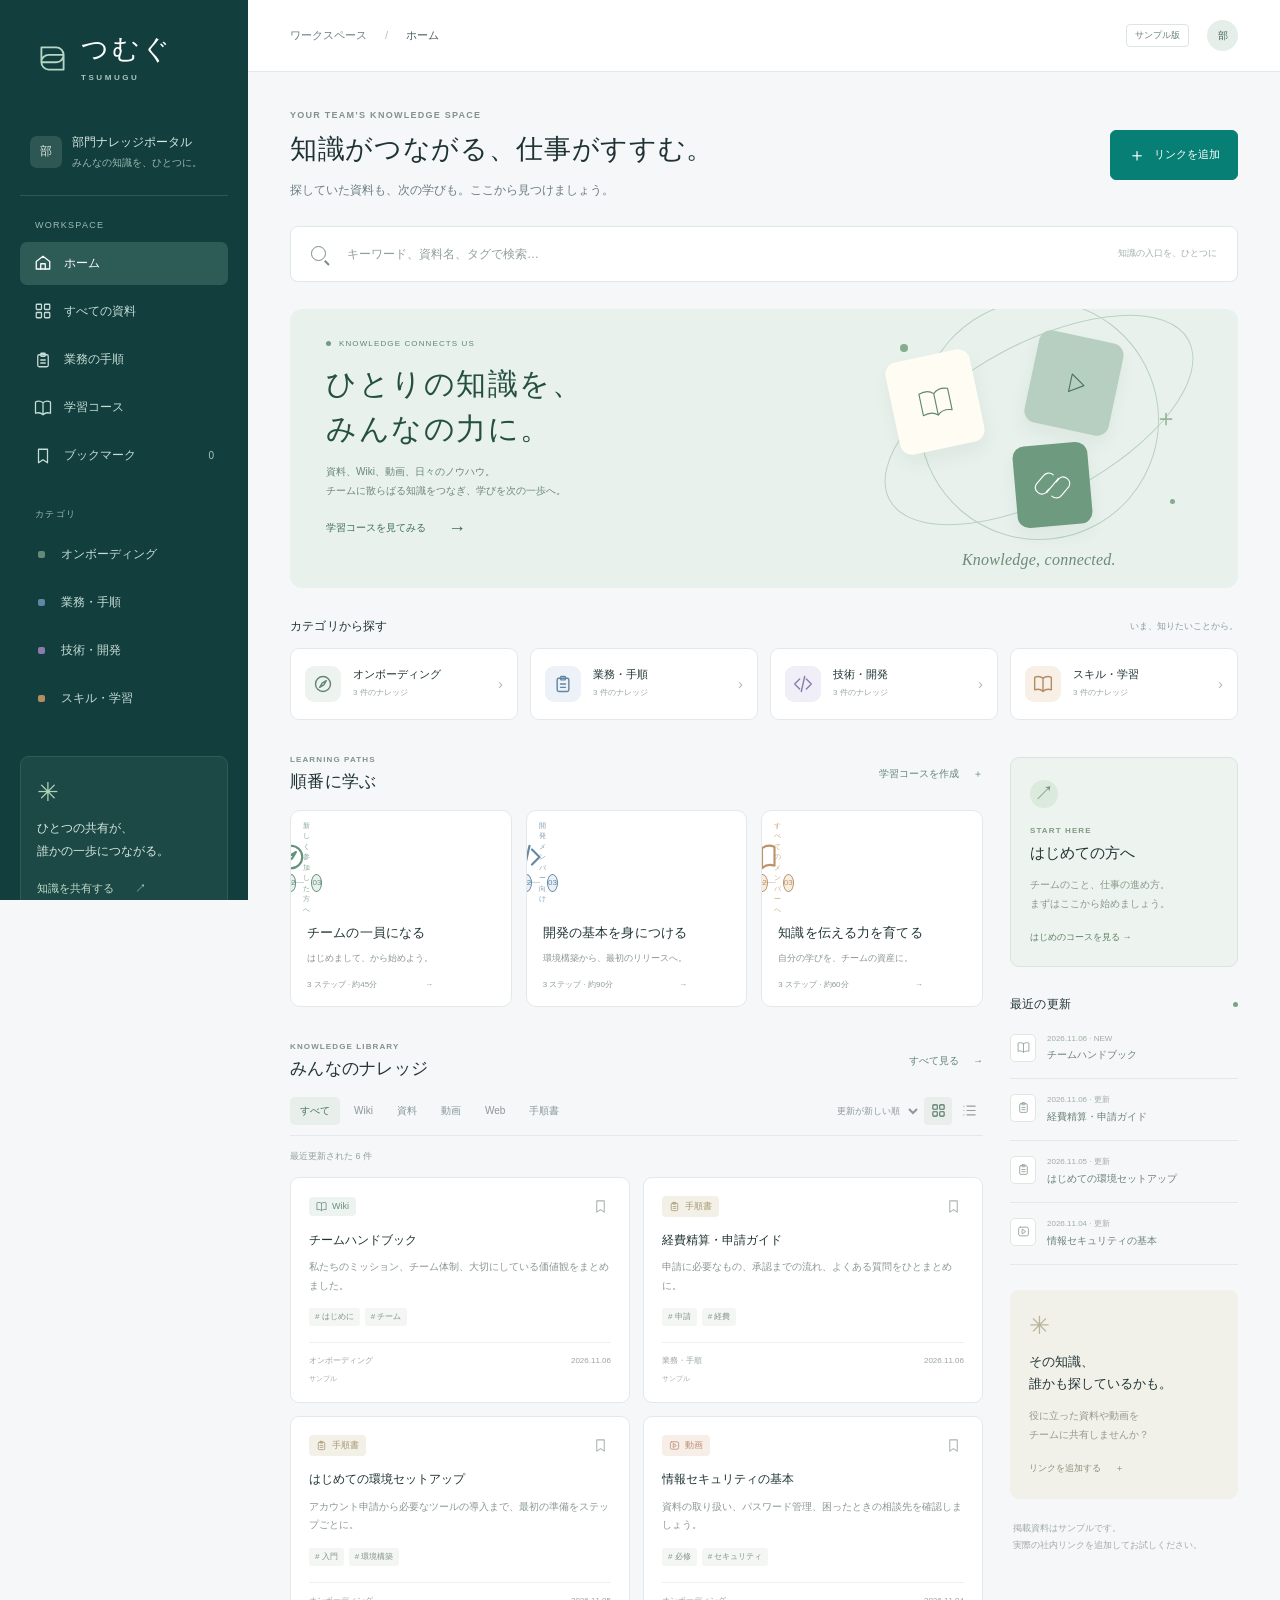
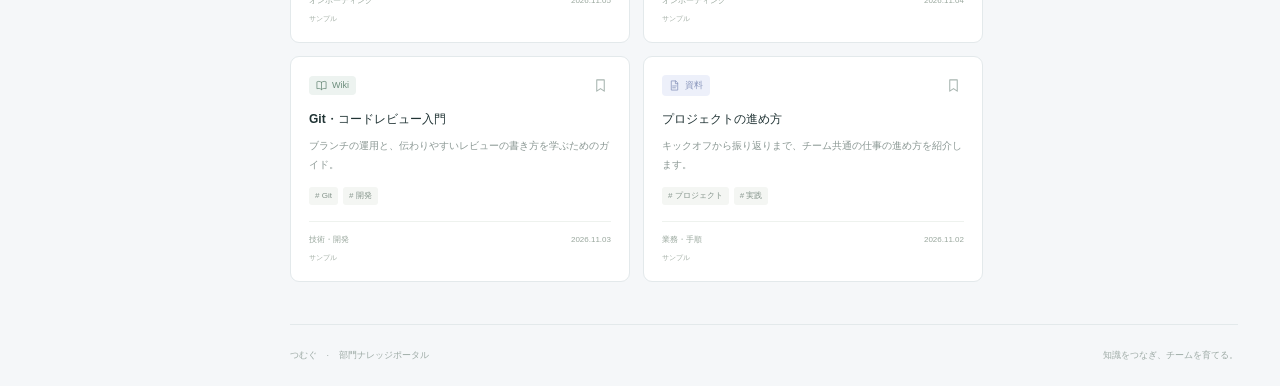
<file: index.html>
<!doctype html>
<html lang="ja">
<head>
  <meta charset="utf-8">
  <meta name="viewport" content="width=device-width, initial-scale=1">
  <meta name="description" content="部門の知識、手順、学びをつなぐナレッジポータル。">
  <meta name="color-scheme" content="light">
  <title>つむぐ — 部門ナレッジポータル</title>
  <link rel="stylesheet" href="src/portal/styles.css">
  <script defer src="src/portal/data.js"></script>
  <script defer src="src/portal/model.js"></script>
  <script defer src="src/portal/catalog.js"></script>
  <script defer src="src/portal/app.js"></script>
</head>
<body>
  <a class="skip-link" href="#main">メインコンテンツへ</a>
  <aside class="sidebar" aria-label="メインナビゲーション">
    <a class="brand" href="index.html" aria-label="つむぐ ホーム"><svg viewBox="0 0 40 40" aria-hidden="true"><path d="M8 8h16a8 8 0 0 1 0 16H8V8Zm8 8h16v16H16a8 8 0 0 1 0-16Z"/></svg><span>つむぐ<small>TSUMUGU</small></span></a>
    <div class="workspace"><span class="workspace-icon">部</span><div>部門ナレッジポータル<small>みんなの知識を、ひとつに。</small></div></div>
    <div class="nav-label">WORKSPACE</div>
    <nav id="main-nav"></nav>
    <div class="nav-label category-label">カテゴリ</div>
    <nav id="category-nav" aria-label="カテゴリ"></nav>
    <div class="sidebar-bottom"><div class="sidebar-note"><span class="small-spark">✳</span><p>ひとつの共有が、<br>誰かの一歩につながる。</p><button id="sidebar-add" class="text-button">知識を共有する <span>↗</span></button></div><button id="data-management" class="sidebar-guide">⇄ <span>データの入出力</span></button><button id="guide-button" class="sidebar-guide">ⓘ <span>このポータルの使い方</span></button><a class="sidebar-guide" href="samples.html">↗ <span>ほかのサンプルを比較</span></a><div class="sidebar-footer">TEAM KNOWLEDGE, TOGETHER.</div></div>
  </aside>
  <div class="app-shell">
    <header class="topbar"><div class="breadcrumb">ワークスペース <span>/</span> <strong id="breadcrumb-current">ホーム</strong></div><div class="topbar-right"><button id="data-management-mobile" class="topbar-data-button" type="button">データ入出力</button><span class="sample-badge">サンプル版</span><span class="team-avatar" aria-label="部門共有スペース">部</span></div></header>
    <main id="main" tabindex="-1">
      <section class="page-heading"><div><p class="eyebrow">YOUR TEAM’S KNOWLEDGE SPACE</p><h1 id="page-title">知識がつながる、仕事がすすむ。</h1><p id="page-description">探していた資料も、次の学びも。ここから見つけましょう。</p></div><button id="add-button" class="primary-button"><span aria-hidden="true">＋</span> リンクを追加</button></section>
      <div class="search-wrap"><span class="search-icon" aria-hidden="true"></span><label class="sr-only" for="search">資料を検索</label><input id="search" type="search" placeholder="キーワード、資料名、タグで検索…" autocomplete="off"><span class="search-hint">知識の入口を、ひとつに</span></div>
      <p id="storage-warning" class="notice" role="status" hidden>この環境では保存できません。変更はこの画面を閉じるまで利用できます。</p>
      <section id="home-hero" class="hero"><div class="hero-copy"><span class="hero-kicker"><span></span> KNOWLEDGE CONNECTS US</span><h2>ひとりの知識を、<br>みんなの力に。</h2><p>資料、Wiki、動画、日々のノウハウ。<br>チームに散らばる知識をつなぎ、学びを次の一歩へ。</p><button id="hero-course" class="hero-button">学習コースを見てみる <span>→</span></button></div><div class="hero-art" aria-hidden="true"><div class="orbit orbit-one"></div><div class="orbit orbit-two"></div><div class="art-tile tile-book"><svg viewBox="0 0 48 48"><path d="M24 13c-5-5-12-5-18-3v27c6-2 13-2 18 3 5-5 12-5 18-3V10c-6-2-13-2-18 3Zm0 0v27"/></svg></div><div class="art-tile tile-play"><svg viewBox="0 0 48 48"><path d="m19 13 17 11-17 11Z"/></svg></div><div class="art-tile tile-link"><svg viewBox="0 0 48 48"><path d="m19 28-4 4a8 8 0 0 1-11-11l10-10a8 8 0 0 1 12 0m3 9 4-4a8 8 0 0 1 11 11L34 37a8 8 0 0 1-12 0M16 32l16-16"/></svg></div><span class="art-dot dot-one"></span><span class="art-dot dot-two"></span><span class="art-plus">＋</span><span class="art-caption">Knowledge, connected.</span></div></section>
      <section id="category-section" class="category-section" aria-label="カテゴリから探す"><div class="section-heading compact"><h2>カテゴリから探す</h2><span>いま、知りたいことから。</span></div><div id="category-grid" class="category-grid"></div></section>
      <div class="content-columns"><div class="main-column">
        <section id="learning-section"><div class="section-heading"><div><p class="eyebrow">LEARNING PATHS</p><h2 id="learning-heading">順番に学ぶ</h2></div><button id="create-course" class="subtle-button">学習コースを作成 <span>＋</span></button></div><div id="course-grid" class="course-grid"></div></section>
        <section id="resources-section" class="resources-section"><div class="section-heading"><div><p class="eyebrow">KNOWLEDGE LIBRARY</p><h2 id="library-heading">みんなのナレッジ</h2></div><button id="view-all" class="subtle-button">すべて見る <span>→</span></button></div><div class="library-toolbar"><div id="type-tabs" class="type-tabs" aria-label="資料種別"></div><div class="view-controls"><label class="sr-only" for="sort">並び替え</label><select id="sort"><option value="updated">更新が新しい順</option><option value="title">タイトル順</option></select><button id="grid-view" aria-label="グリッド表示" aria-pressed="true"></button><button id="list-view" aria-label="リスト表示" aria-pressed="false"></button></div></div><div id="active-filters" class="active-filters" hidden></div><p id="result-count" class="result-count" aria-live="polite"></p><div id="resource-grid" class="resource-grid"></div><div id="empty-state" class="empty-state" hidden><span aria-hidden="true">⌕</span><h3>資料が見つかりませんでした</h3><p>別のキーワードで探すか、絞り込みを解除してください。</p><button id="reset-filters" class="primary-button">絞り込みを解除</button></div></section>
      </div><aside id="right-rail" class="right-rail"><section class="rail-card welcome-card"><span class="rail-icon">↗</span><p class="eyebrow">START HERE</p><h2>はじめての方へ</h2><p>チームのこと、仕事の進め方。<br>まずはここから始めましょう。</p><button id="onboarding-button" class="rail-link">オンボーディングを見る <span>→</span></button></section><section class="updates"><div class="section-heading compact"><h2>最近の更新</h2><span class="live-dot"></span></div><div id="updates-list"></div></section><section class="share-card"><span class="share-mark" aria-hidden="true">✳</span><h2>その知識、<br>誰かも探しているかも。</h2><p>役に立った資料や動画を<br>チームに共有しませんか？</p><button id="rail-add" class="subtle-button">リンクを追加する <span>＋</span></button></section><p class="rail-footnote">掲載資料はサンプルです。<br>実際の社内リンクを追加してお試しください。</p></aside></div>
      <footer class="page-footer"><span>つむぐ <span class="footer-dot">·</span> 部門ナレッジポータル</span><span>知識をつなぎ、チームを育てる。</span></footer>
    </main>
  </div>
  <dialog id="add-dialog" aria-labelledby="add-title"><div class="dialog-top"><div><p class="eyebrow">SHARE YOUR KNOWLEDGE</p><h2 id="add-title">リンクを追加する</h2></div><button class="close-button" data-close aria-label="閉じる">×</button></div><p class="dialog-description">役に立つ資料や手順、動画をまとめておきましょう。</p><form id="add-form"><label>タイトル <span class="required">必須</span><input name="title" required maxlength="100" placeholder="例：開発環境のセットアップ手順"></label><label>URL <span class="required">必須</span><input name="url" type="url" required maxlength="2000" placeholder="https://…"><small>http / https のリンクを登録できます。</small></label><div class="form-row"><label>カテゴリ<select name="category" id="add-category"></select></label><label>資料の種類<select name="type"><option>Wiki</option><option>資料</option><option>動画</option><option>Web</option><option>手順書</option></select></label></div><label>説明<textarea name="description" rows="3" maxlength="300" placeholder="何がわかる資料ですか？"></textarea></label><label>タグ<input name="tags" maxlength="150" placeholder="例：入門, 開発環境（カンマ区切り）"></label><p id="form-error" class="form-error" role="alert" hidden></p><p class="form-note">追加したリンクは、このブラウザに保存されます。</p><div class="dialog-actions"><button type="button" class="secondary-button" data-close>キャンセル</button><button class="primary-button" type="submit">リンクを追加</button></div></form></dialog>
  <dialog id="course-dialog" class="course-builder" aria-labelledby="course-dialog-title"><div class="dialog-top"><div><p class="eyebrow">BUILD A LEARNING PATH</p><h2 id="course-dialog-title">学習コースを作成</h2></div><button class="close-button" data-close aria-label="閉じる">×</button></div><p class="dialog-description">資料を選んで、読んだり見たりする順序を指定しましょう。</p><form id="course-form"><label>コース名 <span class="required">必須</span><input id="course-title" name="title" required maxlength="100" placeholder="例：新メンバーの最初の一週間"></label><label>説明<textarea id="course-description" name="description" rows="2" maxlength="300" placeholder="このコースで学べること"></textarea></label><label>完了の確認方法<select id="course-confirmation" name="confirmation"><option value="quiz">確認問題に正解したら完了（おすすめ）</option><option value="self">読了を自分でチェック</option></select></label><p class="form-note">確認問題は理解を振り返るためのものです。読了や視聴の事実を自動で証明するものではありません。</p><div class="course-resource-picker"><label for="course-resource-select">コースに含める資料</label><div class="course-picker-row"><select id="course-resource-select"></select><button id="course-add-step" type="button" class="secondary-button">順序に追加 ＋</button></div><p class="form-note">新しいURLは先に「リンクを追加」で登録してください。サンプル資料も選択できます。</p></div><p id="course-draft-status" class="form-note" aria-live="polite"></p><ol id="course-draft-steps" class="course-draft-steps"></ol><p id="course-form-error" class="form-error" role="alert" hidden></p><p class="form-note">作成したコースと進捗は、このブラウザに保存されます。</p><div class="dialog-actions"><button type="button" class="secondary-button" data-close>キャンセル</button><button type="submit" class="primary-button">コースを保存</button></div></form></dialog>
  <dialog id="content-dialog" class="content-dialog" aria-labelledby="content-title"><div class="dialog-top"><div><p id="content-eyebrow" class="eyebrow"></p><h2 id="content-title"></h2></div><button class="close-button" data-close aria-label="閉じる">×</button></div><div id="content-body"></div></dialog>
  <dialog id="data-dialog" class="data-dialog" aria-labelledby="data-title"><div class="dialog-top"><div><p class="eyebrow">MANAGE YOUR KNOWLEDGE</p><h2 id="data-title">データの入出力</h2></div><button class="close-button" data-close aria-label="閉じる">×</button></div><p class="dialog-description">資料リンクや学習コースをJSONで編集し、ポータルに反映できます。</p><p id="catalog-source" class="data-source"></p><section class="data-section"><h3>1. 現在のデータを出力</h3><p>資料・カテゴリ・学習コースをまとめて出力します。個人のブックマークと進捗は含みません。置き換え前にバックアップしてください。</p><div class="data-buttons"><button id="export-json" type="button" class="secondary-button">JSONを出力</button><button id="export-data-script" type="button" class="secondary-button">配布用 data.js を出力</button></div></section><section class="data-section"><h3>2. 編集したJSONを読み込む</h3><label class="data-file-label" for="import-json">JSONファイル（最大2MB）</label><input id="import-json" type="file" accept=".json,application/json"><p>読み込みだけでは変わりません。内容を確認し「この内容で置き換える」で反映します。追加方式ではなく、一覧全体の置き換えです。</p><div id="import-preview" class="import-preview" role="status" aria-live="polite">JSONファイルを選ぶと検証結果を表示します。</div></section><section class="data-section data-restore"><h3>配置ファイルのデータに戻す</h3><p>このブラウザの読み込み済みデータと追加した資料・コースを取り除き、src/portal/data.js の内容に戻します。こちらも確認後に置き換えます。</p><button id="restore-file-data" type="button" class="subtle-button">配置ファイルの内容を確認する →</button></section><p class="data-limit">変更はこのブラウザだけに反映されます。ほかの利用者へ配布する場合は、出力した data.js を src/portal/data.js に手動で配置してください。変更された教材・問題に関わる進捗は解除されます。</p><div class="dialog-actions"><button type="button" class="secondary-button" data-close>閉じる</button><button id="apply-import" type="button" class="primary-button" disabled>この内容で置き換える</button></div></dialog>
  <div id="toast" class="toast" role="status" hidden></div>
</body>
</html>
</file>
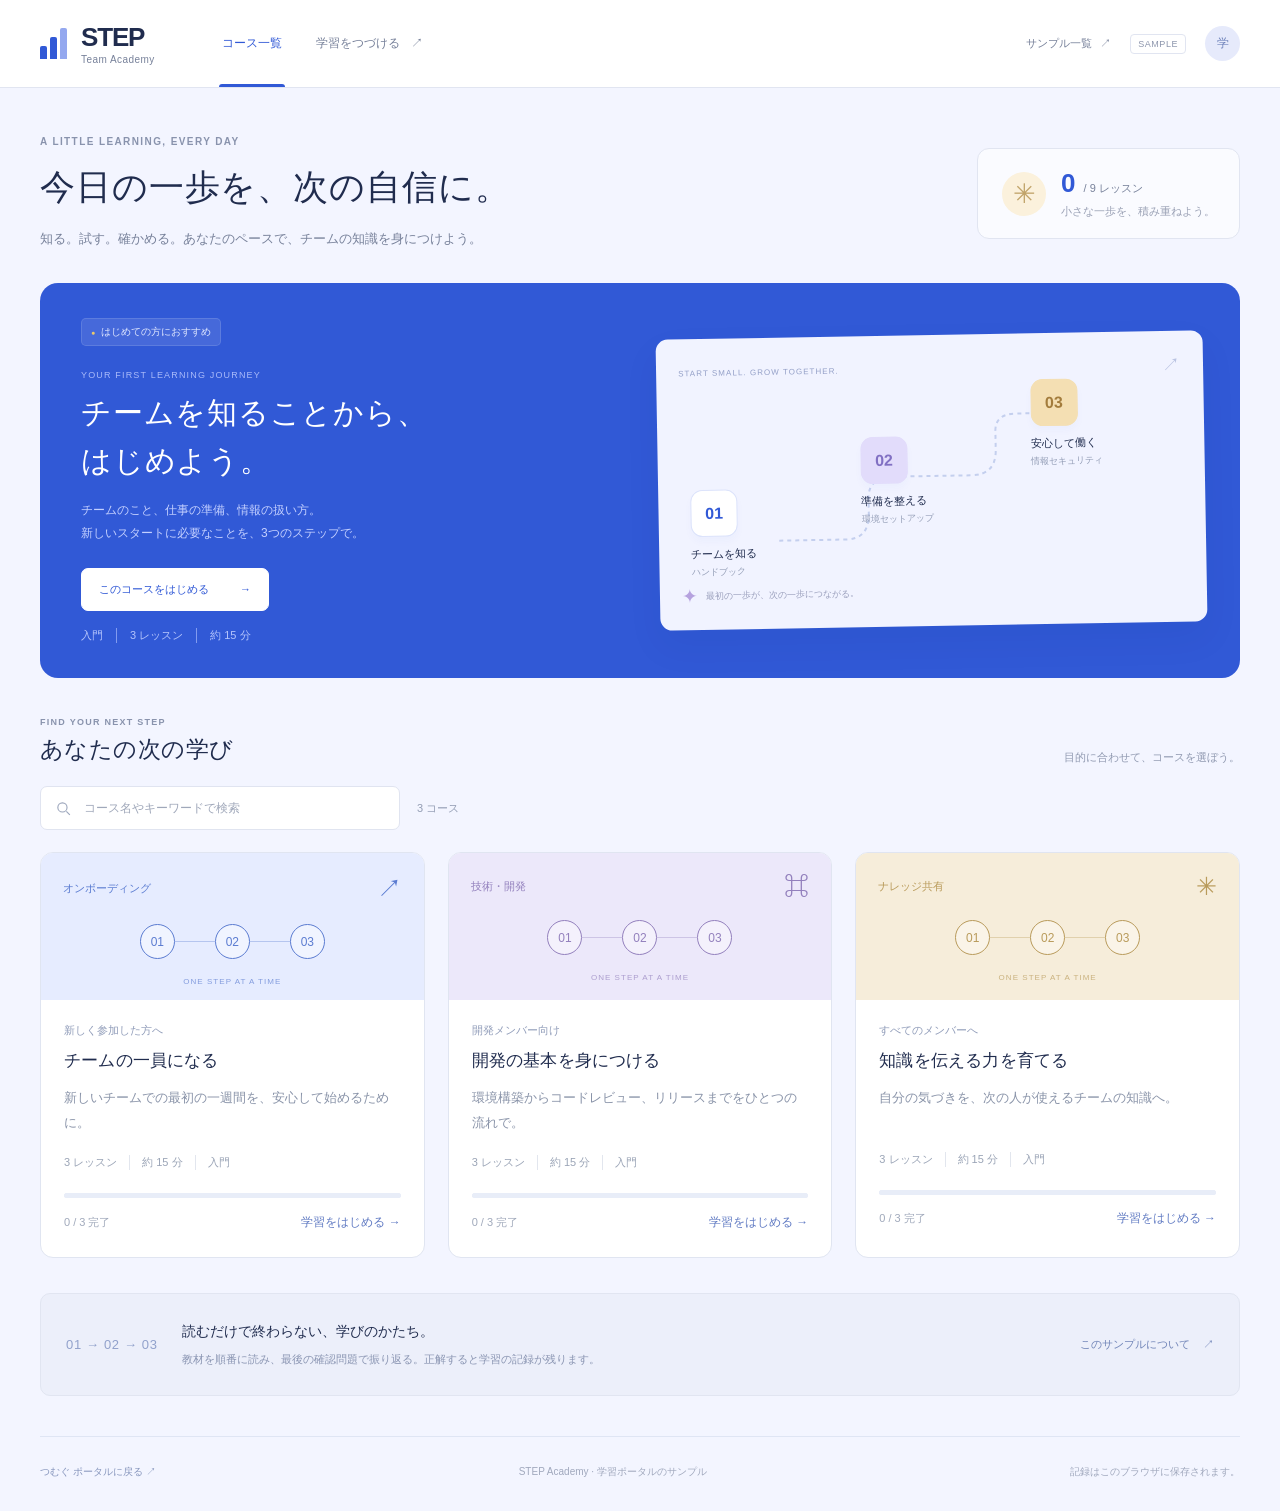
<file: src/samples/academy/index.html>
<!doctype html>
<html lang="ja">
<head>
  <meta charset="utf-8">
  <meta name="viewport" content="width=device-width, initial-scale=1">
  <meta name="description" content="ひとつずつ学び、確かめながら進む。部門の学習ポータル STEP Academy のサンプルです。">
  <title>STEP Academy — チームの学びを、一歩ずつ。</title>
  <link rel="stylesheet" href="styles.css">
  <script defer src="../../portal/data.js"></script>
  <script defer src="app.js"></script>
</head>
<body>
  <a class="skip-link" href="#main">本文へ移動</a>
  <header class="site-header">
    <a href="index.html" class="brand" aria-label="STEP Academy ホーム"><span class="brand-mark" aria-hidden="true"><i></i><i></i><i></i></span><span>STEP<span class="brand-sub">Team Academy</span></span></a>
    <nav aria-label="メインナビゲーション"><button id="catalog-nav" class="nav-link active" aria-current="page">コース一覧</button><button id="continue-nav" class="nav-link">学習をつづける <span aria-hidden="true">↗</span></button></nav>
    <div class="header-end"><a href="../../../samples.html" class="gallery-link">サンプル一覧 <span aria-hidden="true">↗</span></a><span class="sample-chip">SAMPLE</span><span class="avatar" aria-label="サンプルの学習者">学</span></div>
  </header>
  <main id="main">
    <p id="storage-warning" class="storage-warning" role="status" hidden>このブラウザでは保存できません。学習の記録は、この画面を閉じるまで利用できます。</p>
    <section id="catalog-view">
      <div class="page-heading"><div><p class="eyebrow">A LITTLE LEARNING, EVERY DAY</p><h1>今日の一歩を、<br class="mobile-break">次の自信に。</h1><p class="page-intro">知る。試す。確かめる。<br class="mobile-break">あなたのペースで、チームの知識を身につけよう。</p></div><div class="learning-summary"><span class="summary-symbol" aria-hidden="true">✳</span><div><strong id="total-completed">0</strong><span> / 9 レッスン</span><p>小さな一歩を、積み重ねよう。</p></div></div></div>
      <section class="featured-course" aria-labelledby="featured-title">
        <div class="featured-copy"><span class="featured-label"><span aria-hidden="true">●</span> はじめての方におすすめ</span><p class="featured-eyebrow">YOUR FIRST LEARNING JOURNEY</p><h2 id="featured-title">チームを知ることから、<br>はじめよう。</h2><p>チームのこと、仕事の準備、情報の扱い方。<br>新しいスタートに必要なことを、3つのステップで。</p><button class="solid-button" data-course-id="c1">このコースをはじめる <span aria-hidden="true">→</span></button><div class="featured-meta"><span>入門</span><span>3 レッスン</span><span>約 15 分</span></div></div>
        <div class="journey-board" aria-label="最初のコースの学習順序"><div class="journey-caption"><span>START SMALL. GROW TOGETHER.</span><span aria-hidden="true">↗</span></div><div class="journey-route"><svg class="journey-line" viewBox="0 0 400 200" aria-hidden="true"><path d="M47 157H114Q137 157 137 131V116Q137 95 162 95H240Q265 95 265 70V51Q265 34 286 34H351"/></svg><button class="journey-step journey-one" data-course-id="c1" data-lesson-index="0"><span class="journey-node">01</span><strong>チームを知る</strong><small>ハンドブック</small></button><button class="journey-step journey-two" data-course-id="c1" data-lesson-index="1"><span class="journey-node">02</span><strong>準備を整える</strong><small>環境セットアップ</small></button><button class="journey-step journey-three" data-course-id="c1" data-lesson-index="2"><span class="journey-node">03</span><strong>安心して働く</strong><small>情報セキュリティ</small></button></div><div class="journey-bottom"><span class="route-star" aria-hidden="true">✦</span><span>最初の一歩が、次の一歩につながる。</span></div></div>
      </section>
      <section class="catalog-section" aria-labelledby="catalog-title"><div class="section-heading"><div><p class="eyebrow">FIND YOUR NEXT STEP</p><h2 id="catalog-title">あなたの次の学び</h2></div><p>目的に合わせて、コースを選ぼう。</p></div><div class="catalog-toolbar"><label class="search-box"><svg viewBox="0 0 24 24" aria-hidden="true"><circle cx="10.5" cy="10.5" r="6.5"/><path d="m16 16 5 5"/></svg><span class="sr-only">コースを検索</span><input id="academy-search" type="search" placeholder="コース名やキーワードで検索" autocomplete="off"></label><span id="course-count" aria-live="polite">3 コース</span></div><div id="course-grid" class="course-grid"></div><div id="empty-state" class="empty-state" hidden><h3>コースが見つかりませんでした</h3><p>別のキーワードで探してみましょう。</p><button id="clear-search" class="outline-button">検索をクリア</button></div></section>
      <section class="learning-note"><span class="note-number" aria-hidden="true">01 → 02 → 03</span><div><h2>読むだけで終わらない、学びのかたち。</h2><p>教材を順番に読み、最後の確認問題で振り返る。正解すると学習の記録が残ります。</p></div><button id="about-button" class="text-button">このサンプルについて <span aria-hidden="true">↗</span></button></section>
    </section>
    <section id="workspace-view" hidden aria-labelledby="workspace-title"><button id="back-to-catalog" class="back-button">← コース一覧に戻る</button><div class="workspace-heading"><div><p class="eyebrow">YOUR LEARNING WORKSPACE</p><h1 id="workspace-title"></h1><p id="workspace-description"></p></div><span id="workspace-course-label" class="course-level"></span></div><div class="workspace-grid"><aside class="lesson-sidebar" aria-label="レッスン一覧"><div class="sidebar-progress"><span>コースの進捗</span><strong id="course-progress-label"></strong><progress id="course-progress" class="lesson-progress" max="3" value="0">0 / 3</progress></div><ol id="lesson-tree" class="lesson-tree"></ol><p class="sidebar-note">自分のペースで大丈夫。<br>学びたいところから見直せます。</p></aside><article class="lesson-panel"><div class="lesson-overline"><span id="lesson-counter"></span><span class="sample-content-label">サンプル教材</span></div><h2 id="lesson-title"></h2><p id="lesson-lead" class="lesson-lead"></p><div id="lesson-content" class="lesson-content"></div><div id="source-reference" class="source-reference"></div><section class="quiz-block" aria-labelledby="quiz-title"><div class="quiz-heading"><span aria-hidden="true">✓</span><div><p class="eyebrow">CHECK YOUR UNDERSTANDING</p><h3 id="quiz-title">理解を確かめよう</h3></div></div><fieldset class="quiz-fieldset"><legend id="quiz-question"></legend><div id="quiz-options" class="quiz-options"></div></fieldset><div class="answer-row"><button id="check-answer" class="solid-button">回答を確認する</button><p id="quiz-feedback" class="quiz-feedback" role="status" aria-live="polite"></p></div></section><div class="lesson-navigation"><button id="previous-lesson" class="outline-button">← 前のレッスン</button><span id="lesson-position"></span><button id="next-lesson" class="solid-button">次のレッスン →</button></div></article></div></section>
    <footer class="site-footer"><a href="../../../index.html">つむぐ ポータルに戻る <span aria-hidden="true">↗</span></a><p>STEP Academy · 学習ポータルのサンプル</p><span>記録はこのブラウザに保存されます。</span></footer>
  </main>
  <dialog id="about-dialog" aria-labelledby="about-title"><button id="close-about" class="dialog-close" aria-label="閉じる">×</button><p class="eyebrow">ABOUT THIS SAMPLE</p><h2 id="about-title">順番に学ぶためのポータル</h2><p>STEP Academy は、部門の資料を学習コースとして共有する画面のサンプルです。掲載した教材の本文と確認問題は、操作を試すために作成した内容です。</p><p>実際の社内資料の内容を示すものではありません。正解は理解の振り返りを支援するもので、読了・視聴の事実を証明するものではありません。</p><p>進捗はこのブラウザに保存され、ほかの利用者には共有されません。</p></dialog>
</body>
</html>
</file>
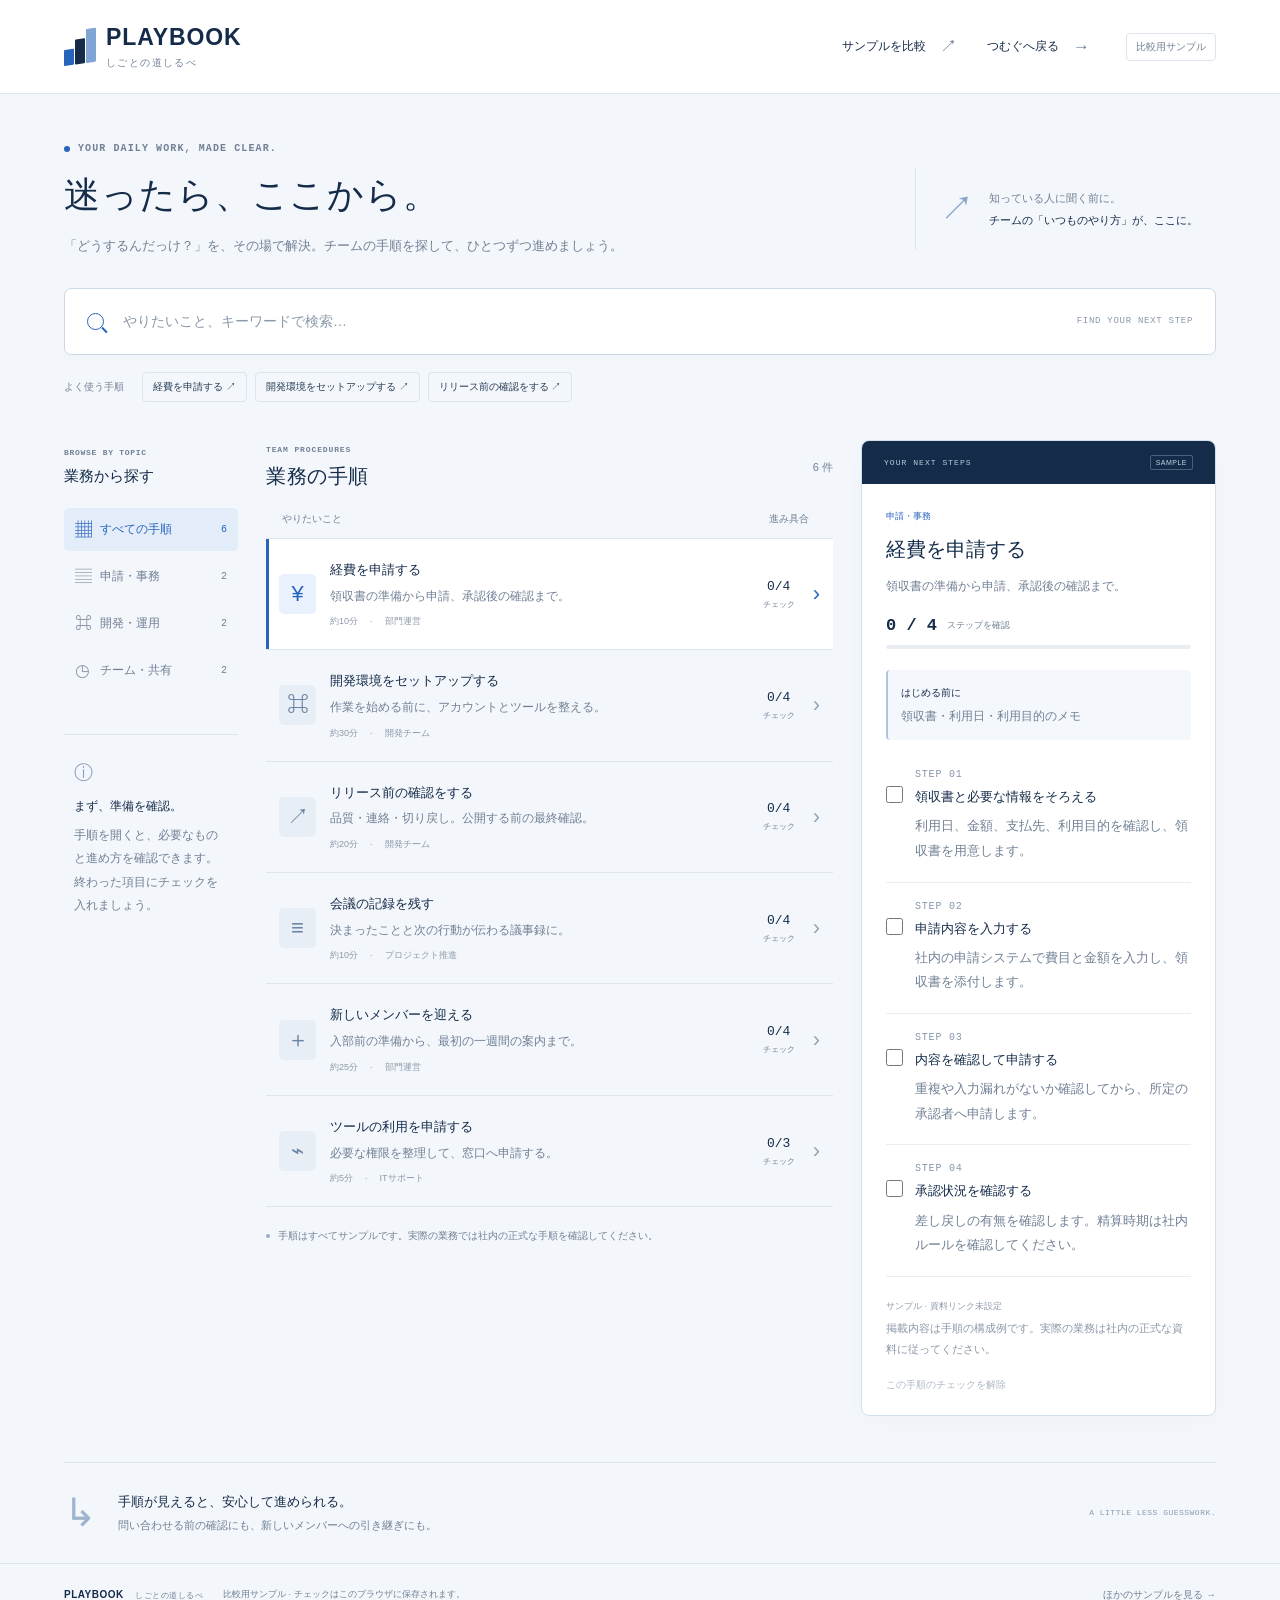
<file: src/samples/playbook/index.html>
<!doctype html>
<html lang="ja">
<head><meta charset="utf-8"><meta name="viewport" content="width=device-width,initial-scale=1"><meta name="color-scheme" content="light"><meta name="description" content="迷ったらここから。部門の手順を探して、一つずつ進めるPLAYBOOK。"><title>PLAYBOOK — しごとの道しるべ</title><link rel="stylesheet" href="styles.css"><script defer src="app.js"></script></head>
<body>
<a class="skip-link" href="#main">メインコンテンツへ</a>
<header class="topbar"><a href="index.html" class="brand"><span class="brand-mark" aria-hidden="true"><i></i><i></i><i></i></span><span>PLAYBOOK<small>しごとの道しるべ</small></span></a><nav aria-label="サンプルの移動"><a href="../../../samples.html">サンプルを比較 <span>↗</span></a><a href="../../../index.html">つむぐへ戻る <span>→</span></a></nav><span class="demo-badge">比較用サンプル</span></header>
<main id="main">
  <section class="intro"><div class="intro-copy"><p class="eyebrow"><span></span> YOUR DAILY WORK, MADE CLEAR.</p><h1>迷ったら、ここから。</h1><p>「どうするんだっけ？」を、その場で解決。<br class="mobile-break">チームの手順を探して、ひとつずつ進めましょう。</p></div><div class="intro-note"><span class="note-symbol">↗</span><p>知っている人に聞く前に。<br><strong>チームの「いつものやり方」が、ここに。</strong></p></div></section>
  <div class="search-box"><span aria-hidden="true" class="search-icon"></span><label class="sr-only" for="playbook-search">手順を検索</label><input id="playbook-search" type="search" placeholder="やりたいこと、キーワードで検索…" autocomplete="off"><span class="search-tag">FIND YOUR NEXT STEP</span></div>
  <section class="shortcut-section" aria-label="よく使う手順"><span class="shortcut-label">よく使う手順</span><div id="shortcuts" class="shortcuts"></div></section>
  <p id="save-warning" class="save-warning" role="status" hidden>この環境では進捗を保存できません。画面を閉じるまでチェックを利用できます。</p>
  <div class="workbench">
    <aside class="topic-rail"><p class="eyebrow">BROWSE BY TOPIC</p><h2>業務から探す</h2><nav id="category-filters" aria-label="業務カテゴリ"></nav><div class="rail-tip"><span aria-hidden="true">ⓘ</span><h3>まず、準備を確認。</h3><p>手順を開くと、必要なものと進め方を確認できます。終わった項目にチェックを入れましょう。</p></div></aside>
    <section class="procedure-library" aria-labelledby="library-title"><div class="section-heading"><div><p class="eyebrow">TEAM PROCEDURES</p><h2 id="library-title">業務の手順</h2></div><span id="result-count" aria-live="polite"></span></div><div class="list-label"><span>やりたいこと</span><span>進み具合</span></div><div id="procedure-list"></div><div id="empty-state" class="empty-state" hidden><span>⌕</span><h3>該当する手順がありません</h3><p>別のキーワードで検索するか、絞り込みを解除してください。</p><button id="reset-search" class="button">絞り込みを解除</button></div><div class="library-bottom"><span class="small-dot"></span> 手順はすべてサンプルです。実際の業務では社内の正式な手順を確認してください。</div></section>
    <section class="checklist-panel" aria-labelledby="checklist-title"><div class="panel-top"><span class="panel-kicker">YOUR NEXT STEPS</span><span class="sample-tag">SAMPLE</span></div><div id="selected-procedure"></div></section>
  </div>
  <section class="closing-note"><span class="closing-mark" aria-hidden="true">↳</span><div><h2>手順が見えると、安心して進められる。</h2><p>問い合わせる前の確認にも、新しいメンバーへの引き継ぎにも。</p></div><span class="closing-caption">A LITTLE LESS GUESSWORK.</span></section>
</main>
<footer><span class="footer-brand">PLAYBOOK <span>しごとの道しるべ</span></span><p>比較用サンプル · チェックはこのブラウザに保存されます。</p><a href="../../../samples.html">ほかのサンプルを見る →</a></footer>
</body></html>
</file>
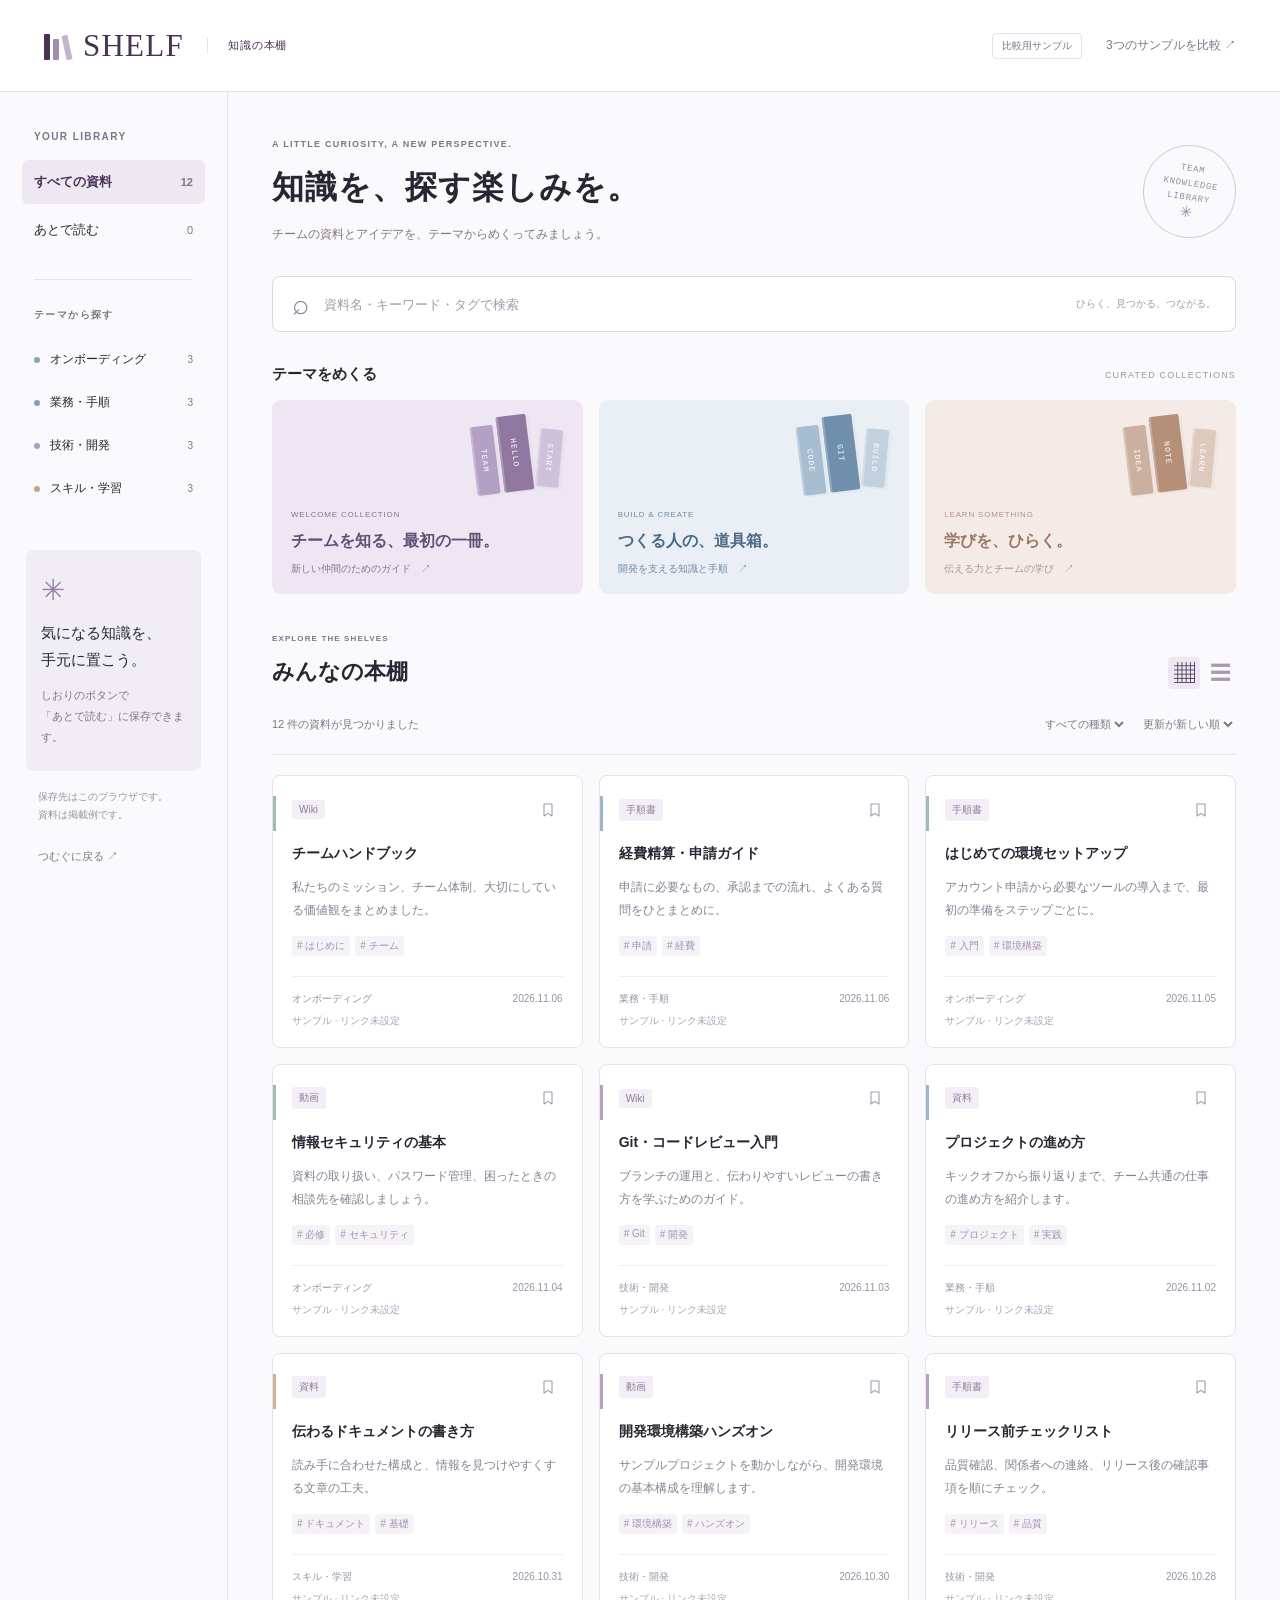
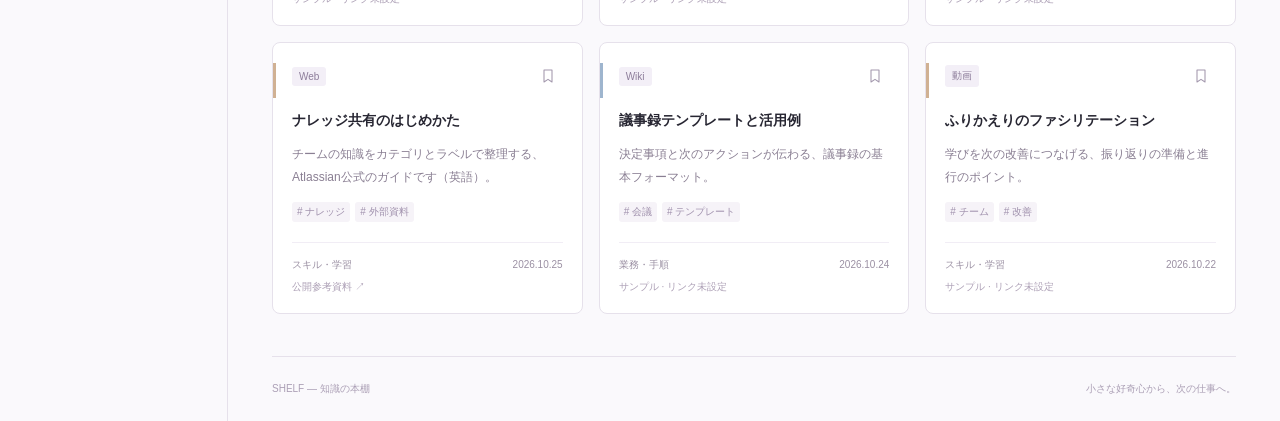
<file: src/samples/shelf/index.html>
<!doctype html>
<html lang="ja"><head><meta charset="utf-8"><meta name="viewport" content="width=device-width, initial-scale=1"><meta name="description" content="テーマから知識を見つける、部門の資料ライブラリのサンプル。"><title>SHELF — 知識の本棚</title><link rel="stylesheet" href="styles.css"><script defer src="../../portal/data.js"></script><script defer src="../../portal/model.js"></script><script defer src="app.js"></script></head>
<body><a class="skip-link" href="#main">コンテンツへ</a>
<header class="masthead"><a class="wordmark" href="index.html"><span class="logo-mark" aria-hidden="true"><i></i><i></i><i></i></span>SHELF<span class="brand-caption">知識の本棚</span></a><div class="header-links"><span class="sample-label">比較用サンプル</span><a href="../../../samples.html">3つのサンプルを比較 <span aria-hidden="true">↗</span></a></div></header>
<div class="layout"><aside class="sidebar"><p class="eyebrow">YOUR LIBRARY</p><button id="all-resources" class="library-nav active"><span>すべての資料</span><span id="all-count"></span></button><button id="read-later" class="library-nav"><span>あとで読む</span><span id="saved-count">0</span></button><div class="sidebar-rule"></div><p class="eyebrow">テーマから探す</p><nav id="category-nav" aria-label="資料のカテゴリ"></nav><div class="sidebar-note"><span aria-hidden="true">✳</span><h2>気になる知識を、<br>手元に置こう。</h2><p>しおりのボタンで<br>「あとで読む」に保存できます。</p></div><p class="storage-note">保存先はこのブラウザです。<br>資料は掲載例です。</p><a class="original-link" href="../../../index.html">つむぐに戻る ↗</a></aside>
<main id="main"><section class="intro"><div><p class="eyebrow">A LITTLE CURIOSITY, A NEW PERSPECTIVE.</p><h1>知識を、探す楽しみを。</h1><p>チームの資料とアイデアを、テーマからめくってみましょう。</p></div><span class="library-stamp" aria-hidden="true">TEAM<br>KNOWLEDGE<br>LIBRARY <span>✳</span></span></section>
<div class="search-box"><span aria-hidden="true">⌕</span><label class="sr-only" for="shelf-search">資料名・キーワード・タグで検索</label><input id="shelf-search" type="search" placeholder="資料名・キーワード・タグで検索" autocomplete="off"><span class="search-caption">ひらく、見つかる、つながる。</span></div><p id="storage-warning" class="notice" role="status" hidden>この環境では保存できません。あとで読むの変更は、この画面を閉じるまで利用できます。</p>
<section class="collections-section"><div class="section-heading"><h2>テーマをめくる</h2><span>CURATED COLLECTIONS</span></div><div id="collections" class="collections"></div></section>
<section class="catalog"><div class="catalog-heading"><div><p class="eyebrow">EXPLORE THE SHELVES</p><h2 id="catalog-title">みんなの本棚</h2></div><div class="view-buttons" role="group" aria-label="表示形式"><button id="grid-view" aria-label="グリッド表示" aria-pressed="true">▦</button><button id="list-view" aria-label="リスト表示" aria-pressed="false">☰</button></div></div><div class="catalog-toolbar"><p id="result-count" aria-live="polite"></p><div><label class="sr-only" for="type-filter">資料の種類</label><select id="type-filter"><option value="all">すべての種類</option> <option>Wiki</option><option>資料</option><option>動画</option><option>Web</option><option>手順書</option></select><label class="sr-only" for="sort-order">並べ替え</label><select id="sort-order"><option value="updated">更新が新しい順</option><option value="title">タイトル順</option></select></div></div><div id="active-filter" class="active-filter" hidden></div><div id="resource-grid" class="resource-grid"></div><div id="empty-state" class="empty-state" hidden><span aria-hidden="true">⌕</span><h3>ぴったりの資料が見つかりませんでした</h3><p>キーワードを変えるか、絞り込みを解除して探してください。</p><button id="reset-filters" class="primary">すべての資料に戻る</button></div></section>
<footer><span>SHELF — 知識の本棚</span><span>小さな好奇心から、次の仕事へ。</span></footer></main></div>
<dialog id="resource-dialog" aria-labelledby="detail-title"><div class="dialog-heading"><span id="detail-type" class="eyebrow"></span><button id="close-dialog" aria-label="閉じる">×</button></div><h2 id="detail-title"></h2><div id="detail-body"></div></dialog><div id="toast" class="toast" role="status" hidden></div>
</body></html>
</file>
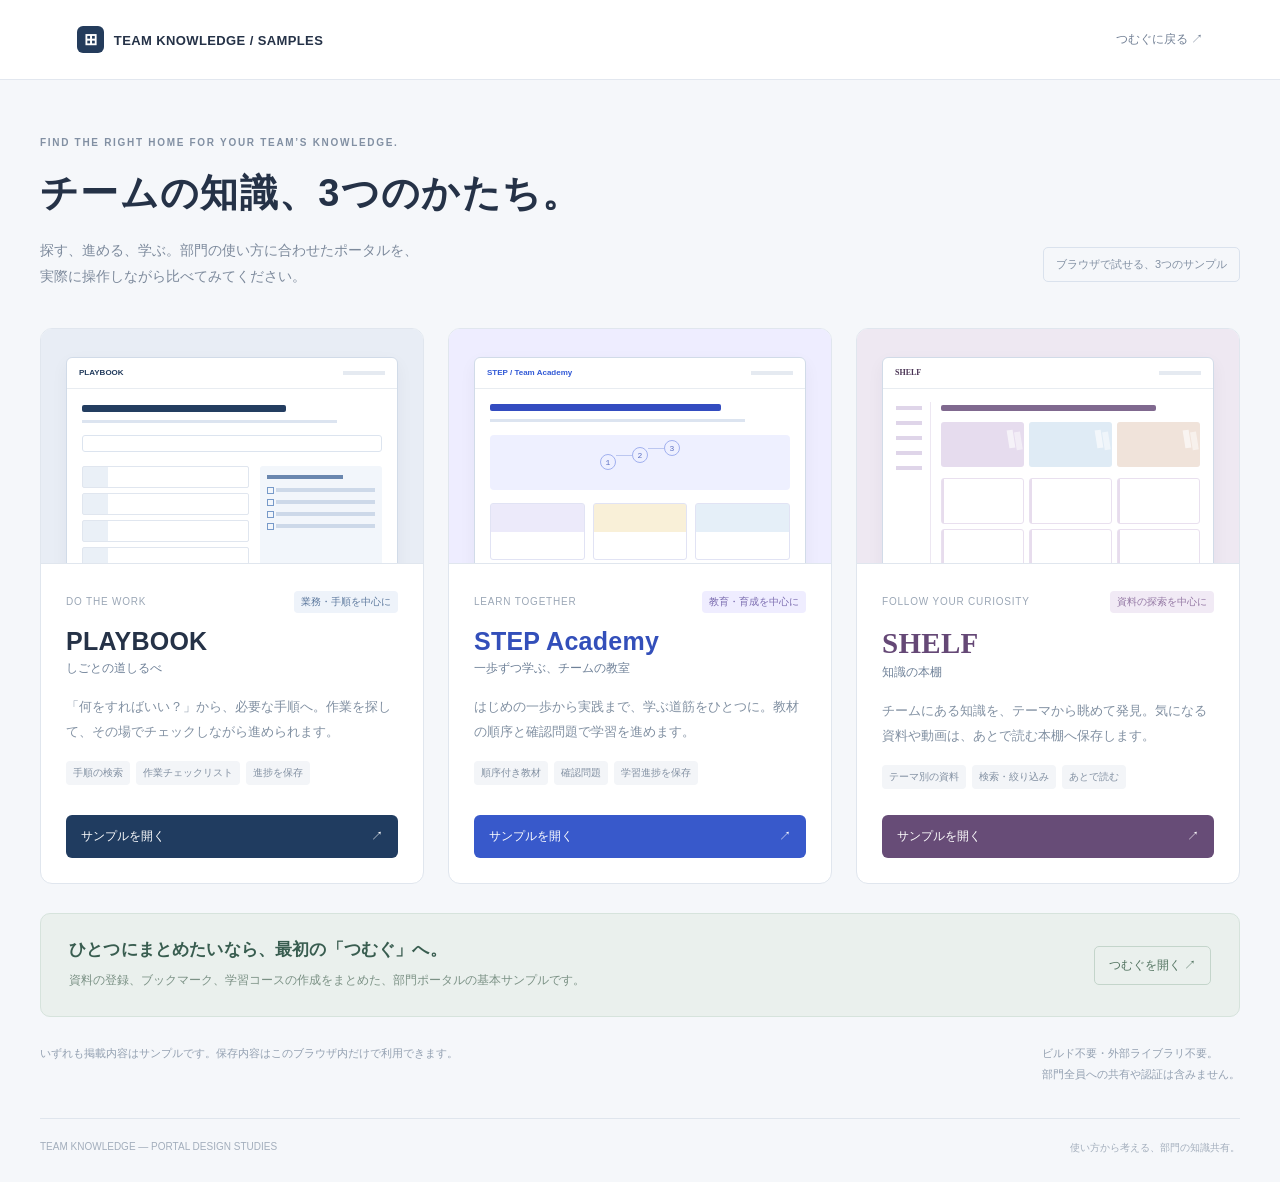
<file: samples.html>
<!doctype html>
<html lang="ja"><head><meta charset="utf-8"><meta name="viewport" content="width=device-width, initial-scale=1"><meta name="description" content="業務手順、教育、資料探索。部門の知識共有ポータルを3つの使い方から比較するサンプル集。"><title>チームの知識、3つのかたち。— ポータル比較</title><style>
:root{font-family:-apple-system,BlinkMacSystemFont,"Hiragino Kaku Gothic ProN","Yu Gothic",Meiryo,sans-serif;background:#f5f7fa;color:#253247}*{box-sizing:border-box}body{margin:0}a{color:inherit;text-decoration:none}a:focus-visible{outline:3px solid #809cc9;outline-offset:5px}header{height:80px;background:#fff;border-bottom:1px solid #e2e7ef;display:flex;align-items:center;justify-content:space-between;padding:0 6%;gap:20px}.brand{font-size:13px;font-weight:700;letter-spacing:.03em}.brand span{display:inline-grid;place-items:center;width:27px;height:27px;border-radius:6px;margin-right:10px;background:#243c5c;color:#fff;font-size:16px}header>a{font-size:12px;color:#748297}main{max-width:1320px;margin:auto;padding:57px 40px 0}.intro{display:flex;align-items:flex-end;justify-content:space-between;gap:30px;margin-bottom:38px}.eyebrow{font-size:10px;letter-spacing:.17em;color:#8290a3;margin:0 0 15px;font-weight:600}h1{font-size:38px;font-weight:650;letter-spacing:.035em;line-height:1.6;margin:0 0 13px}.intro p:last-child{font-size:14px;color:#7d8a9c;line-height:1.9;margin:0}.intro-note{border:1px solid #dae2ed;border-radius:5px;padding:9px 12px;font-size:11px;color:#8290a3;white-space:nowrap;margin-bottom:8px}.samples{display:grid;grid-template-columns:repeat(3,minmax(0,1fr));gap:24px}.sample-card{background:white;border:1px solid #e0e6ee;border-radius:12px;overflow:hidden;min-width:0;display:flex;flex-direction:column}.preview{height:235px;background:#e8edf5;padding:28px 25px 0;overflow:hidden;position:relative;border-bottom:1px solid #e0e6ee}.mini-browser{height:220px;background:white;border:1px solid #d1dbe8;border-radius:6px 6px 0 0;box-shadow:0 6px 17px #2532470c;overflow:hidden;position:relative}.mini-head{height:31px;border-bottom:1px solid #e8ecf1;display:flex;align-items:center;justify-content:space-between;padding:0 12px;font-size:8px;font-weight:700;color:#203a5c}.mini-head i{height:4px;width:42px;background:#e5eaf1;display:block}.mini-workbench{padding:16px 15px}.mini-heading{width:68%;height:7px;background:#233d60;border-radius:2px}.mini-sub{width:85%;height:3px;background:#dce4f0;margin:8px 0 12px}.mini-search{height:17px;border:1px solid #dce4ef;border-radius:3px;margin-bottom:14px}.mini-columns{display:grid;grid-template-columns:1.1fr .8fr;gap:11px}.mini-rows i{display:block;height:22px;border:1px solid #e0e6ef;border-radius:2px;margin:0 0 5px;background:linear-gradient(90deg,#eaf0f7 15%,#fff 15%)}.mini-checks{background:#f2f6fb;padding:9px 7px;border-radius:3px}.mini-checks b{display:block;width:70%;height:4px;background:#6a87af;margin:0 0 9px}.mini-checks i{display:block;height:4px;background:#cdd9e9;margin:8px 0 0 9px;position:relative}.mini-checks i:before{content:"";position:absolute;left:-9px;top:-1px;width:5px;height:5px;border:1px solid #779ac9}.academy-preview{background:#eeedff}.academy-preview .mini-head{color:#3159d6}.mini-academy{padding:15px}.mini-academy .mini-heading{background:#334cc0;width:77%}.mini-path{height:55px;border-radius:4px;background:#eef0ff;display:flex;align-items:center;justify-content:center;gap:16px;margin:13px 0}.mini-path i{font:8px ui-monospace,monospace;font-style:normal;border:1px solid #a1b0ef;color:#5a6ec1;width:16px;height:16px;border-radius:50%;display:grid;place-items:center;position:relative}.mini-path i+i:before{content:"";position:absolute;left:-17px;width:16px;height:1px;background:#bcc7f0}.mini-path i:nth-child(2){transform:translateY(-7px)}.mini-path i:nth-child(3){transform:translateY(-14px)}.mini-courses{display:flex;gap:8px}.mini-courses i{flex:1;height:57px;border:1px solid #e1e3f4;border-radius:3px;background:linear-gradient(#eceafa 50%,white 50%)}.mini-courses i:nth-child(2){background:linear-gradient(#f9f0d8 50%,white 50%)}.mini-courses i:nth-child(3){background:linear-gradient(#e5eff8 50%,white 50%)}.shelf-preview{background:#eee8f2}.shelf-preview .mini-head{font-family:Georgia,serif;color:#493354}.mini-shelf{display:grid;grid-template-columns:35px 1fr;gap:10px;padding:13px}.mini-rail{border-right:1px solid #ede7f2;padding-top:4px}.mini-rail i{display:block;height:4px;background:#dfd5e9;margin:0 8px 11px 0}.mini-shelf .mini-heading{background:#80698f;height:6px;width:83%;margin:3px 0 11px}.mini-collections{display:flex;gap:5px}.mini-collections i{height:45px;flex:1;border-radius:3px;background:#e6dcee;position:relative}.mini-collections i:nth-child(2){background:#dfebf5}.mini-collections i:nth-child(3){background:#f0e3da}.mini-collections i:after{content:"";height:18px;width:6px;position:absolute;right:10px;top:8px;background:#ffffffa0;transform:rotate(-9deg);box-shadow:7px 3px #ffffff80}.mini-books{display:grid;grid-template-columns:repeat(3,1fr);gap:5px;margin-top:11px}.mini-books i{height:46px;border:1px solid #e9e0ef;border-radius:3px;background:linear-gradient(90deg,#e7dced 3%,white 3%)}.card-body{padding:27px 25px 25px;display:flex;flex-direction:column;flex:1}.card-kicker{display:flex;justify-content:space-between;gap:8px;align-items:center;font-size:10px;letter-spacing:.08em;color:#9ba7b6}.card-kicker strong{font-weight:500;letter-spacing:0;border-radius:4px;background:#eef3fa;color:#5c789d;padding:4px 7px}.academy .card-kicker strong{background:#efedff;color:#7b6cb0}.shelf .card-kicker strong{background:#f1eaf5;color:#9377a3}h2{font-size:25px;margin:14px 0 4px;letter-spacing:.01em}.academy h2{color:#334fba}.shelf h2{font-family:Georgia,serif;color:#654876;font-size:29px}.card-caption{font-size:12px;color:#6f8198;margin:0 0 18px}.card-description{font-size:13px;color:#8190a2;line-height:1.9;margin:0 0 17px}.features{padding:0;list-style:none;margin:0 0 26px;display:flex;gap:6px;flex-wrap:wrap}.features li{font-size:10px;background:#f3f5f8;color:#8290a2;border-radius:4px;padding:5px 7px}.open-sample{display:flex;align-items:center;justify-content:space-between;margin-top:auto;padding:13px 15px;background:#203c60;color:white;border-radius:6px;font-size:12px}.open-sample:hover{background:#33557f}.academy .open-sample{background:#3859cb}.academy .open-sample:hover{background:#2547b9}.shelf .open-sample{background:#674c77}.shelf .open-sample:hover{background:#50385e}.original{display:flex;align-items:center;justify-content:space-between;gap:25px;background:#eaf0ed;border:1px solid #d6e3dc;border-radius:10px;padding:24px 28px;margin-top:29px}.original h2{font:600 17px -apple-system,BlinkMacSystemFont,sans-serif;margin:0 0 9px;color:#395d50}.original p{font-size:12px;line-height:1.8;color:#7b9185;margin:0}.original a{white-space:nowrap;border:1px solid #c4d5cb;border-radius:5px;padding:10px 14px;font-size:12px;color:#547562}.notes{display:flex;justify-content:space-between;gap:30px;margin-top:26px;font-size:11px;line-height:1.9;color:#93a0b1}.notes p{margin:0}footer{font-size:10px;color:#a3aebc;border-top:1px solid #dfe5ed;margin-top:33px;padding:22px 0 27px;display:flex;justify-content:space-between;gap:20px}@media(max-width:1000px){main{padding:39px 25px 0}.intro-note{display:none}.samples{gap:14px}.preview{height:195px;padding:22px 15px 0}.card-body{padding:22px 19px}.card-description{font-size:12px}.features li{font-size:9px}.mini-browser{height:200px}.mini-workbench{padding:12px 9px}h1{font-size:32px}}@media(max-width:760px){header{height:70px;padding:0 21px}.brand{font-size:11px}header>a{font-size:10px}.brand span{margin-right:6px}main{padding:30px 21px 0}.intro{margin-bottom:26px}.eyebrow{font-size:8px;line-height:1.8;margin-bottom:11px}h1{font-size:27px;line-height:1.65;letter-spacing:.01em}.intro p:last-child{font-size:12px}.samples{grid-template-columns:1fr;gap:23px}.preview{height:220px;padding:26px 34px 0}.mini-browser{height:220px}.card-body{padding:25px}.card-kicker{font-size:10px}h2{font-size:25px}.card-description{font-size:13px}.features li{font-size:10px}.original{align-items:flex-start;flex-direction:column;padding:23px;gap:17px}.notes{flex-direction:column;gap:10px;font-size:10px}footer{font-size:9px;flex-wrap:wrap;gap:8px}.original p{font-size:11px}}@media(prefers-reduced-motion:reduce){*{transition:none!important}}
</style></head><body><header><div class="brand"><span aria-hidden="true">⊞</span>TEAM KNOWLEDGE / SAMPLES</div><a href="index.html">つむぐに戻る ↗</a></header><main><section class="intro"><div><p class="eyebrow">FIND THE RIGHT HOME FOR YOUR TEAM’S KNOWLEDGE.</p><h1>チームの知識、3つのかたち。</h1><p>探す、進める、学ぶ。部門の使い方に合わせたポータルを、<br>実際に操作しながら比べてみてください。</p></div><span class="intro-note">ブラウザで試せる、3つのサンプル</span></section>
<div class="samples">
<article class="sample-card playbook"><div class="preview" aria-hidden="true"><div class="mini-browser"><div class="mini-head">PLAYBOOK<i></i></div><div class="mini-workbench"><div class="mini-heading"></div><div class="mini-sub"></div><div class="mini-search"></div><div class="mini-columns"><div class="mini-rows"><i></i><i></i><i></i><i></i></div><div class="mini-checks"><b></b><i></i><i></i><i></i><i></i></div></div></div></div></div><div class="card-body"><div class="card-kicker"><span>DO THE WORK</span><strong>業務・手順を中心に</strong></div><h2>PLAYBOOK</h2><p class="card-caption">しごとの道しるべ</p><p class="card-description">「何をすればいい？」から、必要な手順へ。作業を探して、その場でチェックしながら進められます。</p><ul class="features"><li>手順の検索</li><li>作業チェックリスト</li><li>進捗を保存</li></ul><a class="open-sample" href="src/samples/playbook/index.html">サンプルを開く <span>↗</span></a></div></article>
<article class="sample-card academy"><div class="preview academy-preview" aria-hidden="true"><div class="mini-browser"><div class="mini-head">STEP / Team Academy<i></i></div><div class="mini-academy"><div class="mini-heading"></div><div class="mini-sub"></div><div class="mini-path"><i>1</i><i>2</i><i>3</i></div><div class="mini-courses"><i></i><i></i><i></i></div></div></div></div><div class="card-body"><div class="card-kicker"><span>LEARN TOGETHER</span><strong>教育・育成を中心に</strong></div><h2>STEP Academy</h2><p class="card-caption">一歩ずつ学ぶ、チームの教室</p><p class="card-description">はじめの一歩から実践まで、学ぶ道筋をひとつに。教材の順序と確認問題で学習を進めます。</p><ul class="features"><li>順序付き教材</li><li>確認問題</li><li>学習進捗を保存</li></ul><a class="open-sample" href="src/samples/academy/index.html">サンプルを開く <span>↗</span></a></div></article>
<article class="sample-card shelf"><div class="preview shelf-preview" aria-hidden="true"><div class="mini-browser"><div class="mini-head">SHELF<i></i></div><div class="mini-shelf"><div class="mini-rail"><i></i><i></i><i></i><i></i><i></i></div><div><div class="mini-heading"></div><div class="mini-collections"><i></i><i></i><i></i></div><div class="mini-books"><i></i><i></i><i></i><i></i><i></i><i></i></div></div></div></div></div><div class="card-body"><div class="card-kicker"><span>FOLLOW YOUR CURIOSITY</span><strong>資料の探索を中心に</strong></div><h2>SHELF</h2><p class="card-caption">知識の本棚</p><p class="card-description">チームにある知識を、テーマから眺めて発見。気になる資料や動画は、あとで読む本棚へ保存します。</p><ul class="features"><li>テーマ別の資料</li><li>検索・絞り込み</li><li>あとで読む</li></ul><a class="open-sample" href="src/samples/shelf/index.html">サンプルを開く <span>↗</span></a></div></article>
</div><aside class="original"><div><h2>ひとつにまとめたいなら、最初の「つむぐ」へ。</h2><p>資料の登録、ブックマーク、学習コースの作成をまとめた、部門ポータルの基本サンプルです。</p></div><a href="index.html">つむぐを開く ↗</a></aside><div class="notes"><p>いずれも掲載内容はサンプルです。保存内容はこのブラウザ内だけで利用できます。</p><p>ビルド不要・外部ライブラリ不要。<br>部門全員への共有や認証は含みません。</p></div><footer><span>TEAM KNOWLEDGE — PORTAL DESIGN STUDIES</span><span>使い方から考える、部門の知識共有。</span></footer></main></body></html>
</file>
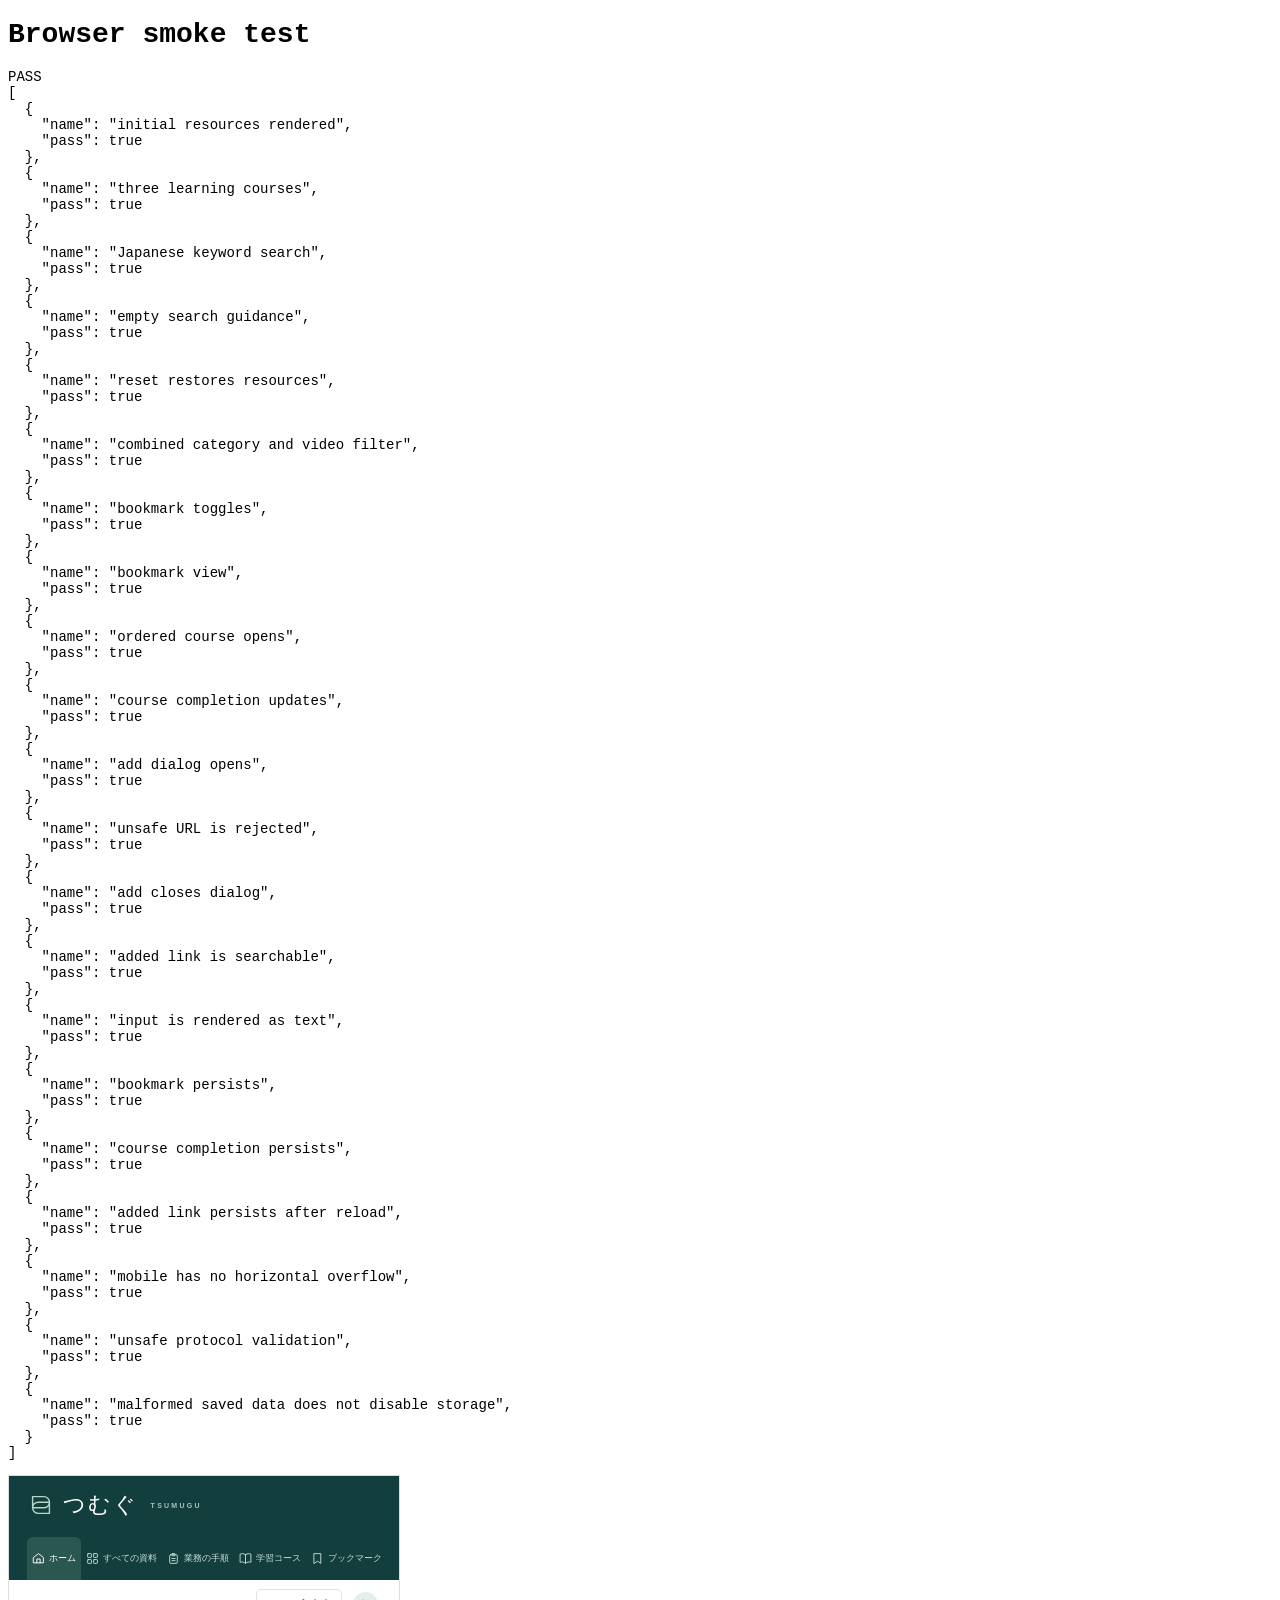
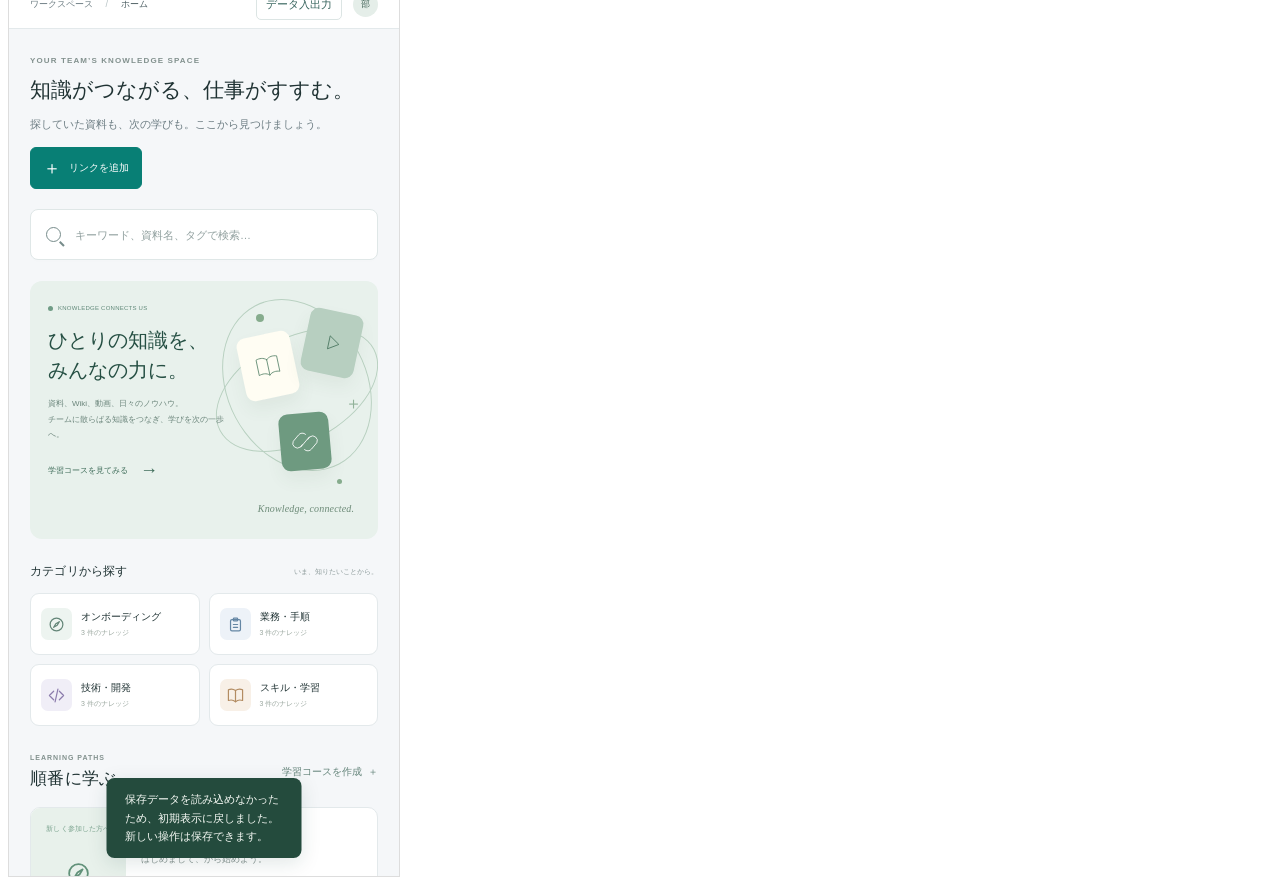
<file: tests/browser-smoke.html>
<!doctype html>
<html lang="ja"><meta charset="utf-8"><title>Portal browser smoke test</title>
<style>body{font:14px monospace}iframe{width:1440px;height:1000px;border:1px solid #ddd}pre{white-space:pre-wrap}</style>
<h1>Browser smoke test</h1><pre id="results">RUNNING</pre><iframe id="portal" src="../index.html" title="テスト対象のポータル"></iframe>
<script>
'use strict';
const frame = document.querySelector('#portal');
const results = [];
const check = (name, condition) => { results.push({name, pass: !!condition}); if (!condition) throw new Error(name); };
const nextLoad = () => new Promise(resolve => frame.addEventListener('load', resolve, {once:true}));
const tick = () => new Promise(resolve => setTimeout(resolve, 100));
frame.addEventListener('load', async function run() {
  try {
    const win = frame.contentWindow;
    // The test profile is disposable; never point this harness at a working browser profile.
    win.localStorage.clear();
    let loaded = nextLoad(); win.location.reload(); await loaded;
    let doc = frame.contentDocument;
    const input = (selector, value) => { const el=doc.querySelector(selector); el.value=value; el.dispatchEvent(new win.Event('input',{bubbles:true})); el.dispatchEvent(new win.Event('change',{bubbles:true})); };
    check('initial resources rendered', doc.querySelector('#resource-grid').children.length >= 6);
    check('three learning courses', doc.querySelector('#course-grid').children.length === 3);
    input('#search', '経費'); await tick();
    check('Japanese keyword search', doc.querySelector('#resource-grid').textContent.includes('経費精算') && !doc.querySelector('#resource-grid').textContent.includes('チームハンドブック'));
    input('#search','存在しない資料0000'); await tick();
    check('empty search guidance', !doc.querySelector('#empty-state').hidden);
    doc.querySelector('#reset-filters').click(); await tick();
    check('reset restores resources', doc.querySelector('#resource-grid').children.length >= 6);
    doc.querySelector('#category-nav .nav-item').click();
    doc.querySelector('#type-tabs .type-tab:nth-child(4)').click();
    check('combined category and video filter', doc.querySelectorAll('.resource-card').length === 1 && doc.querySelector('.resource-title').textContent === '情報セキュリティの基本');
    doc.querySelector('#main-nav .nav-item:nth-child(2)').click();
    doc.querySelector('#type-tabs .type-tab').click();
    doc.querySelector('.bookmark-button').click();
    check('bookmark toggles', doc.querySelector('.bookmark-button').getAttribute('aria-pressed') === 'true');
    doc.querySelector('#main-nav .nav-item:last-child').click();
    check('bookmark view', doc.querySelectorAll('.resource-card').length === 1);
    doc.querySelector('#main-nav .nav-item').click();
    doc.querySelector('.course-card').click();
    check('ordered course opens', doc.querySelectorAll('.course-steps li').length === 3);
    doc.querySelector('.course-steps input').click();
    check('course completion updates', doc.querySelector('.course-status').textContent.includes('1 / 3'));
    doc.querySelector('#content-dialog').close();
    doc.querySelector('#add-button').click();
    check('add dialog opens', doc.querySelector('#add-dialog').open);
    input('[name=title]', 'ブラウザ検証用資料');
    input('[name=url]', 'javascript:alert(1)');
    doc.querySelector('#add-form').dispatchEvent(new win.Event('submit', {bubbles:true,cancelable:true}));
    check('unsafe URL is rejected', !doc.querySelector('#form-error').hidden && doc.querySelector('#add-dialog').open);
    input('[name=url]', 'https://example.com/portal-test');
    input('[name=description]', '<img src=x onerror=alert(1)>');
    doc.querySelector('#add-form').requestSubmit(); await tick();
    check('add closes dialog', !doc.querySelector('#add-dialog').open);
    input('#search', 'ブラウザ検証用資料'); await tick();
    check('added link is searchable', doc.querySelector('#resource-grid').textContent.includes('ブラウザ検証用資料'));
    check('input is rendered as text', !doc.querySelector('#resource-grid img'));
    loaded=nextLoad(); win.location.reload(); await loaded; doc=frame.contentDocument;
    check('bookmark persists', JSON.parse(win.localStorage.getItem('tsumugu-v1')).bookmarks.length === 1);
    doc.querySelector('.course-card').click();
    check('course completion persists', doc.querySelector('.course-steps input').checked);
    doc.querySelector('#content-dialog').close();
    input('#search', 'ブラウザ検証用資料'); await tick();
    check('added link persists after reload', doc.querySelector('#resource-grid').textContent.includes('ブラウザ検証用資料'));
    input('#search',''); await tick();
    frame.style.width='390px'; await tick();
    check('mobile has no horizontal overflow', doc.documentElement.scrollWidth <= 390);
    check('unsafe protocol validation', win.PortalModel.safeUrl('data:text/html,test') === null && win.PortalModel.safeUrl('https://user:pass@example.com') === null);
    loaded=nextLoad(); win.localStorage.setItem('tsumugu-v1','{broken json'); win.location.reload(); await loaded; doc=frame.contentDocument;
    check('malformed saved data does not disable storage', doc.querySelector('#storage-warning').hidden);
    win.localStorage.clear();
    document.querySelector('#results').textContent='PASS\n'+JSON.stringify(results,null,2);
  } catch(error) { document.querySelector('#results').textContent='FAIL\n'+error.stack+'\n'+JSON.stringify(results,null,2); }
}, {once:true});
</script></html>
</file>
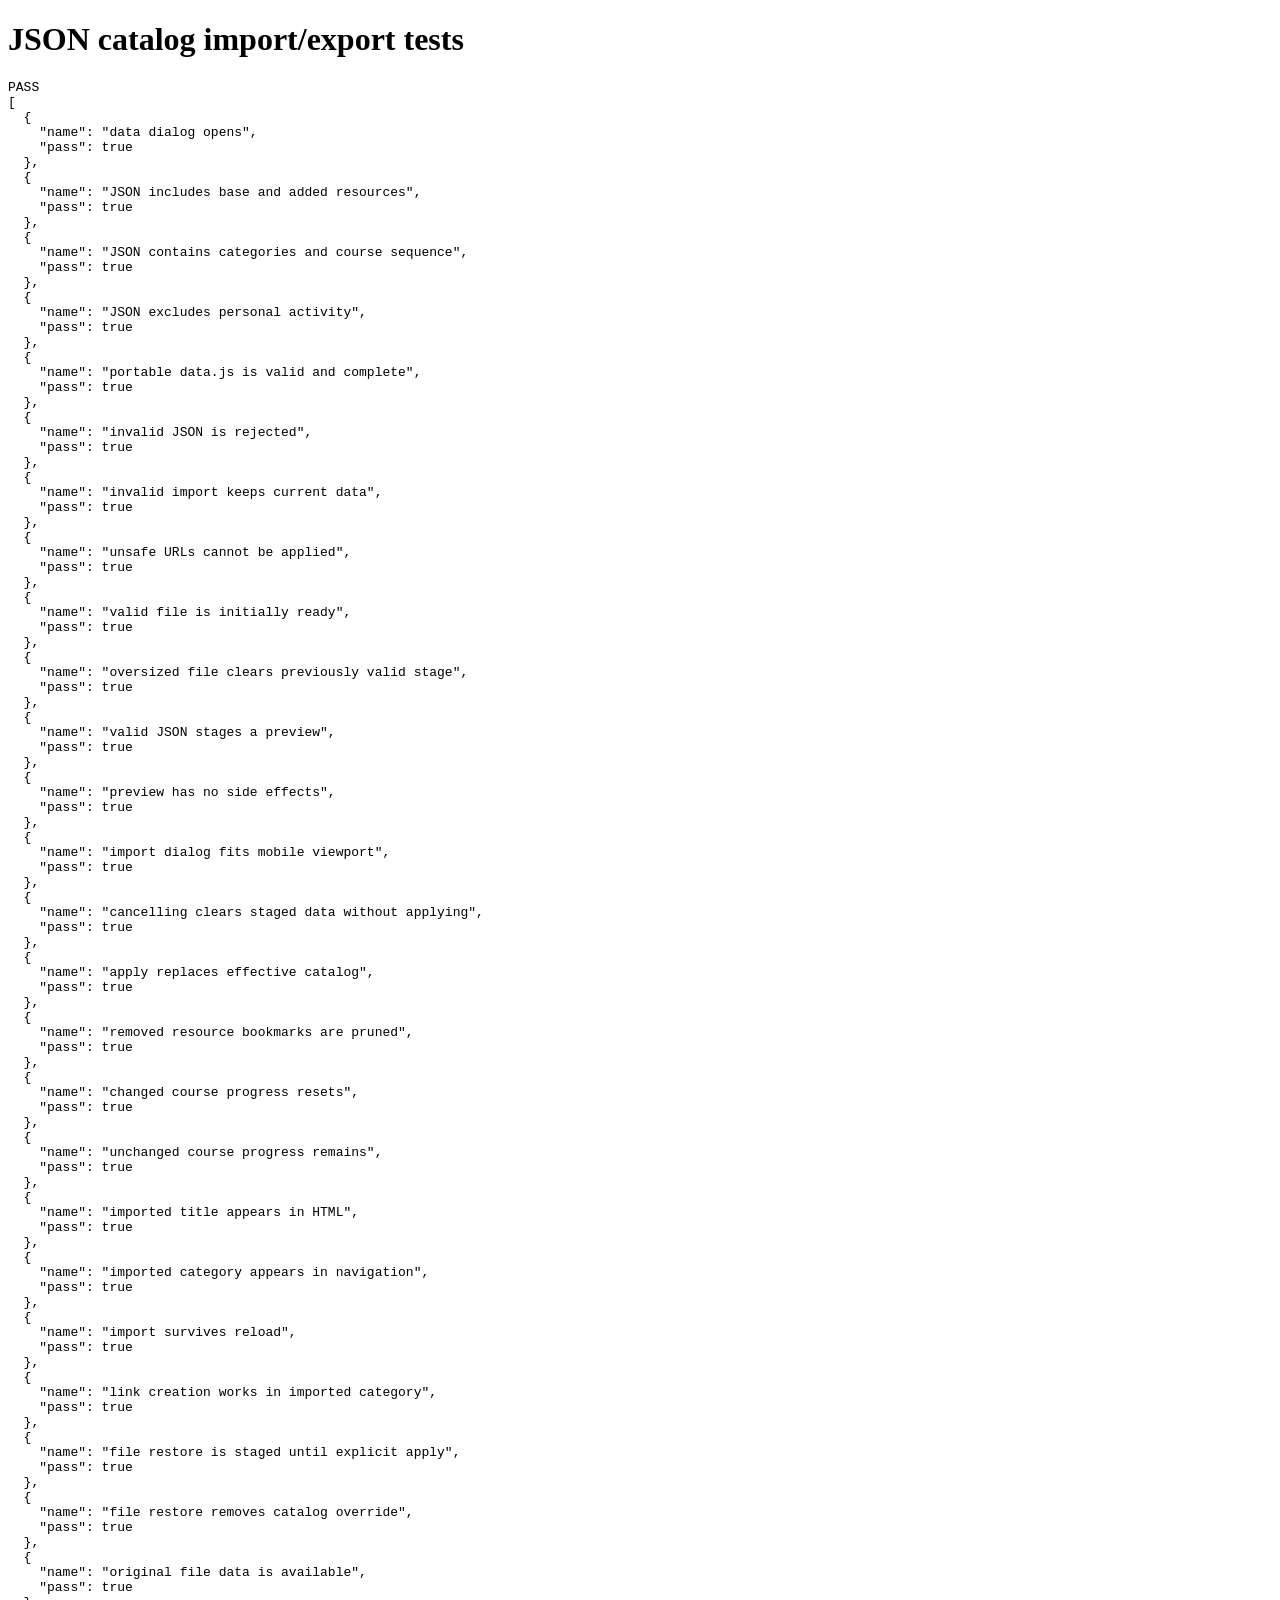
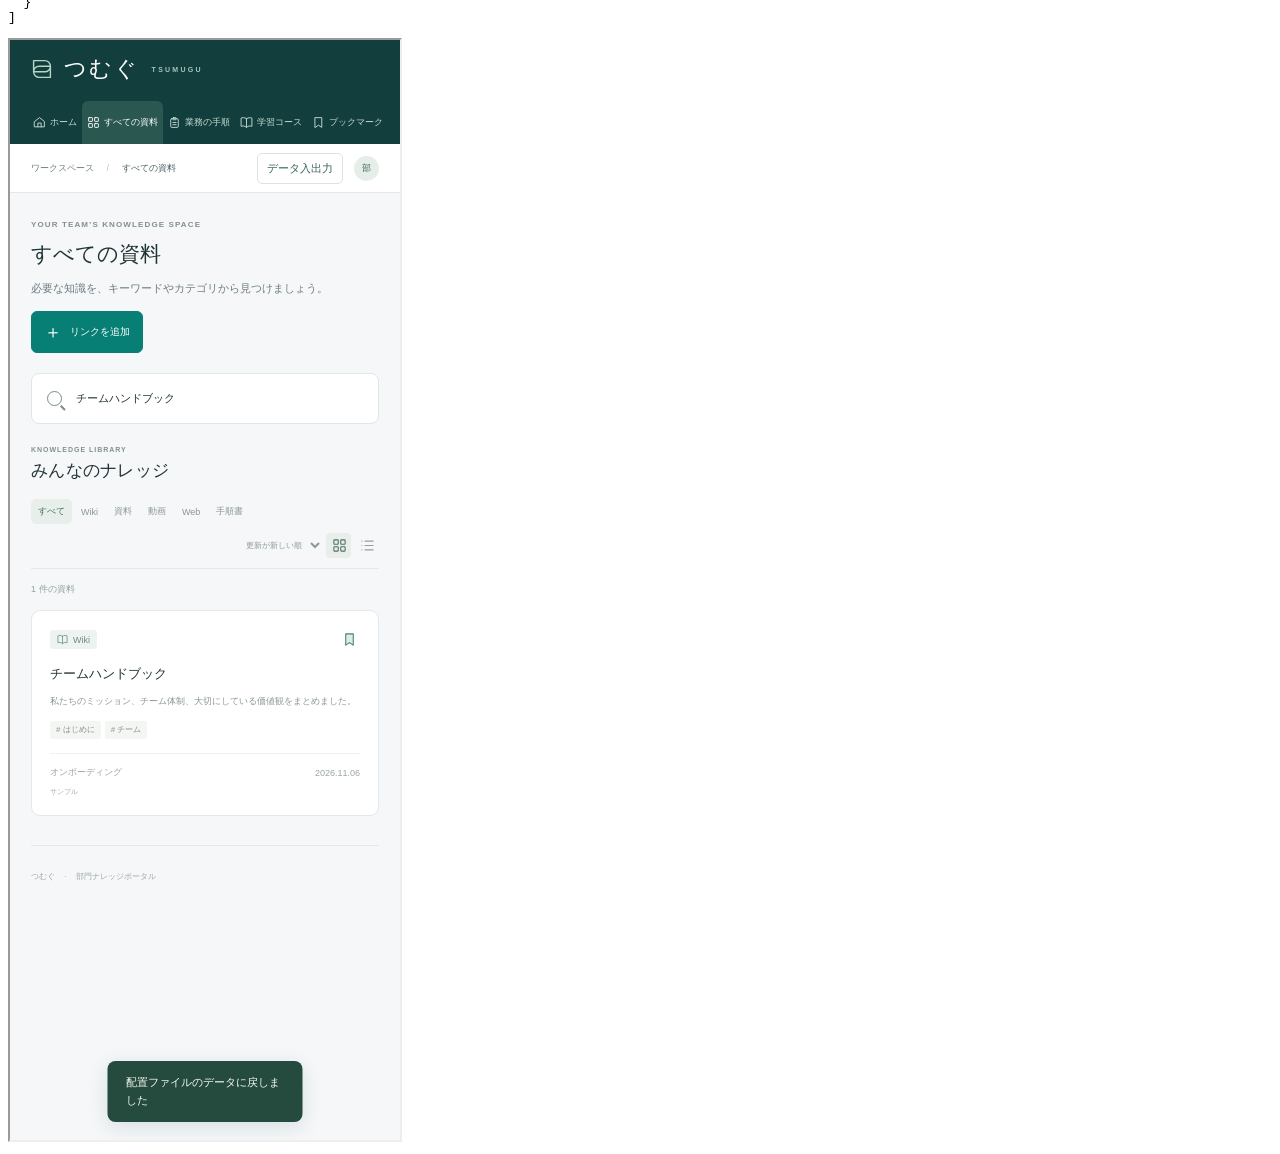
<file: tests/catalog-flow.html>
<!doctype html><html lang="ja"><meta charset="utf-8"><title>JSON catalog import/export tests</title>
<h1>JSON catalog import/export tests</h1><pre id="results">RUNNING</pre>
<iframe id="portal" src="../index.html" title="テスト対象" style="width:390px;height:1100px"></iframe>
<script>
'use strict';
const frame=document.querySelector('#portal'),results=[];
const doc=()=>frame.contentDocument,$=selector=>doc().querySelector(selector);
const check=(name,ok)=>{results.push({name,pass:!!ok});document.querySelector('#results').textContent='RUNNING\n'+JSON.stringify(results,null,2);if(!ok)throw new Error(name);};
const tick=()=>new Promise(resolve=>setTimeout(resolve,150));
const nextLoad=()=>new Promise(resolve=>frame.addEventListener('load',resolve,{once:true}));
const input=(selector,value)=>{const el=$(selector);el.value=value;for(const type of ['input','change'])el.dispatchEvent(new frame.contentWindow.Event(type,{bubbles:true}));};
const state=()=>JSON.parse(frame.contentWindow.localStorage.getItem('tsumugu-v1'));
async function chooseFile(text){const win=frame.contentWindow,transfer=new win.DataTransfer();transfer.items.add(new win.File([text],'portal-catalog.json',{type:'application/json'}));$('#import-json').files=transfer.files;await new Promise((resolve,reject)=>{let timer;const observer=new win.MutationObserver(()=>{if(!$('#apply-import').disabled||$('#import-preview').classList.contains('import-error')){observer.disconnect();clearTimeout(timer);resolve();}});observer.observe($('#import-preview'),{childList:true,attributes:true,subtree:true});timer=setTimeout(()=>{observer.disconnect();reject(new Error('FileReader did not finish: '+$('#import-preview').textContent));},5000);$('#import-json').dispatchEvent(new win.Event('change',{bubbles:true}));});}
frame.addEventListener('load',async function run(){
 try{
  const win=frame.contentWindow;
  // Use a disposable profile: this test replaces the portal's local demo catalog.
  win.localStorage.setItem('tsumugu-v1',JSON.stringify({resources:[{id:'user-export-test',title:'追加済み資料',description:'書出し対象',category:'learning',type:'Web',tags:[],updated:'2026-11-07',owner:'自分',url:'https://example.com/extra'}],courses:[],bookmarks:['r1','user-export-test'],progress:{c1:['r1'],c2:['r7']}}));
  let loaded=nextLoad();win.location.reload();await loaded;
  let blobs=[],names=[];
  function interceptDownloads(){const nativeURL=win.URL.createObjectURL.bind(win.URL),nativeClick=win.HTMLAnchorElement.prototype.click;win.URL.createObjectURL=blob=>{blobs.push(blob);return nativeURL(blob);};win.HTMLAnchorElement.prototype.click=function(){if(this.download){names.push(this.download);return;}return nativeClick.call(this);};}
  interceptDownloads();$('#data-management').click();check('data dialog opens',$('#data-dialog').open);
  $('#export-json').click();await tick();
  let exported=JSON.parse(await blobs.at(-1).text());
  check('JSON includes base and added resources',exported.resources.length===13&&exported.resources.some(r=>r.id==='user-export-test'));
  check('JSON contains categories and course sequence',exported.schemaVersion===1&&exported.categories.length===4&&exported.courses[0].steps.join(',')==='r1,r2,r3');
  check('JSON excludes personal activity',!('bookmarks'in exported)&&!('progress'in exported));
  $('#export-data-script').click();await tick();const script=await blobs.at(-1).text(),sandbox={};new Function('window',script)(sandbox);
  check('portable data.js is valid and complete',names.at(-1)==='data.js'&&sandbox.PORTAL_DATA.resources.length===13);
  await chooseFile('{broken json');check('invalid JSON is rejected',$('#apply-import').disabled);
  check('invalid import keeps current data',!state().catalog&&state().resources[0].id==='user-export-test');
  const invalid=JSON.parse(JSON.stringify(exported));invalid.resources[0].url='javascript:alert(1)';await chooseFile(JSON.stringify(invalid));check('unsafe URLs cannot be applied',$('#apply-import').disabled);
  await chooseFile(JSON.stringify(exported));check('valid file is initially ready',!$('#apply-import').disabled);
  await chooseFile(' '.repeat(2*1024*1024+1));check('oversized file clears previously valid stage',$('#apply-import').disabled&&$('#import-preview').textContent.includes('2MB'));
  const edited=JSON.parse(JSON.stringify(exported));edited.categories.push({id:'custom-guides',name:'独自カテゴリ',icon:'book',color:'teal',description:'JSONで追加'});
  edited.resources=edited.resources.filter(r=>r.id!=='user-export-test');edited.resources.find(r=>r.id==='r1').title='JSONから編集したチーム資料';edited.resources.find(r=>r.id==='r1').url='https://example.com/edited';edited.resources.find(r=>r.id==='r1').category='custom-guides';edited.courses.find(c=>c.id==='c1').steps=['r2','r1','r3'];
  await chooseFile(JSON.stringify(edited));check('valid JSON stages a preview',!$('#apply-import').disabled&&$('#import-preview').textContent.includes('12'));
  check('preview has no side effects',!state().catalog&&state().bookmarks.includes('user-export-test'));
  check('import dialog fits mobile viewport',$('#data-dialog').scrollWidth<=$('#data-dialog').clientWidth+1);
  $('#data-dialog').close();await tick();$('#data-management').click();check('cancelling clears staged data without applying',$('#apply-import').disabled&&!state().catalog);
  await chooseFile(JSON.stringify(edited));
  $('#apply-import').click();await tick();
  check('apply replaces effective catalog',state().catalog.resources.find(r=>r.id==='r1').title==='JSONから編集したチーム資料'&&state().resources.length===0);
  check('removed resource bookmarks are pruned',state().bookmarks.join(',')==='r1');
  check('changed course progress resets',!(state().progress.c1||[]).length);
  check('unchanged course progress remains',state().progress.c2.join(',')==='r7');
  if($('#data-dialog').open)$('#data-dialog').close();
  input('#search','JSONから編集');check('imported title appears in HTML',$('#resource-grid').textContent.includes('JSONから編集したチーム資料'));
  check('imported category appears in navigation',$('#category-nav').textContent.includes('独自カテゴリ'));
  loaded=nextLoad();win.location.reload();await loaded;
  input('#search','JSONから編集');check('import survives reload',$('#resource-grid').textContent.includes('JSONから編集したチーム資料'));
  $('#add-button').click();input('#add-form [name=title]','取り込み後の追加');input('#add-form [name=url]','https://example.com/new');input('#add-category','custom-guides');$('#add-form').requestSubmit();
  check('link creation works in imported category',state().resources.some(r=>r.category==='custom-guides'&&r.title==='取り込み後の追加'));
  $('#data-management').click();$('#restore-file-data').click();check('file restore is staged until explicit apply',state().catalog.resources.some(r=>r.id==='r1'&&r.category==='custom-guides')&&!$('#apply-import').disabled);
  $('#apply-import').click();await tick();check('file restore removes catalog override',!state().catalog);
  if($('#data-dialog').open)$('#data-dialog').close();input('#search','チームハンドブック');check('original file data is available',$('#resource-grid').textContent.includes('チームハンドブック'));
  win.localStorage.removeItem('tsumugu-v1');
  document.querySelector('#results').textContent='PASS\n'+JSON.stringify(results,null,2);
 }catch(error){document.querySelector('#results').textContent='FAIL\n'+error.stack+'\nPreview: '+($('#import-preview')?.textContent||'')+'\n'+JSON.stringify(results,null,2);}
},{once:true});
</script></html>
</file>
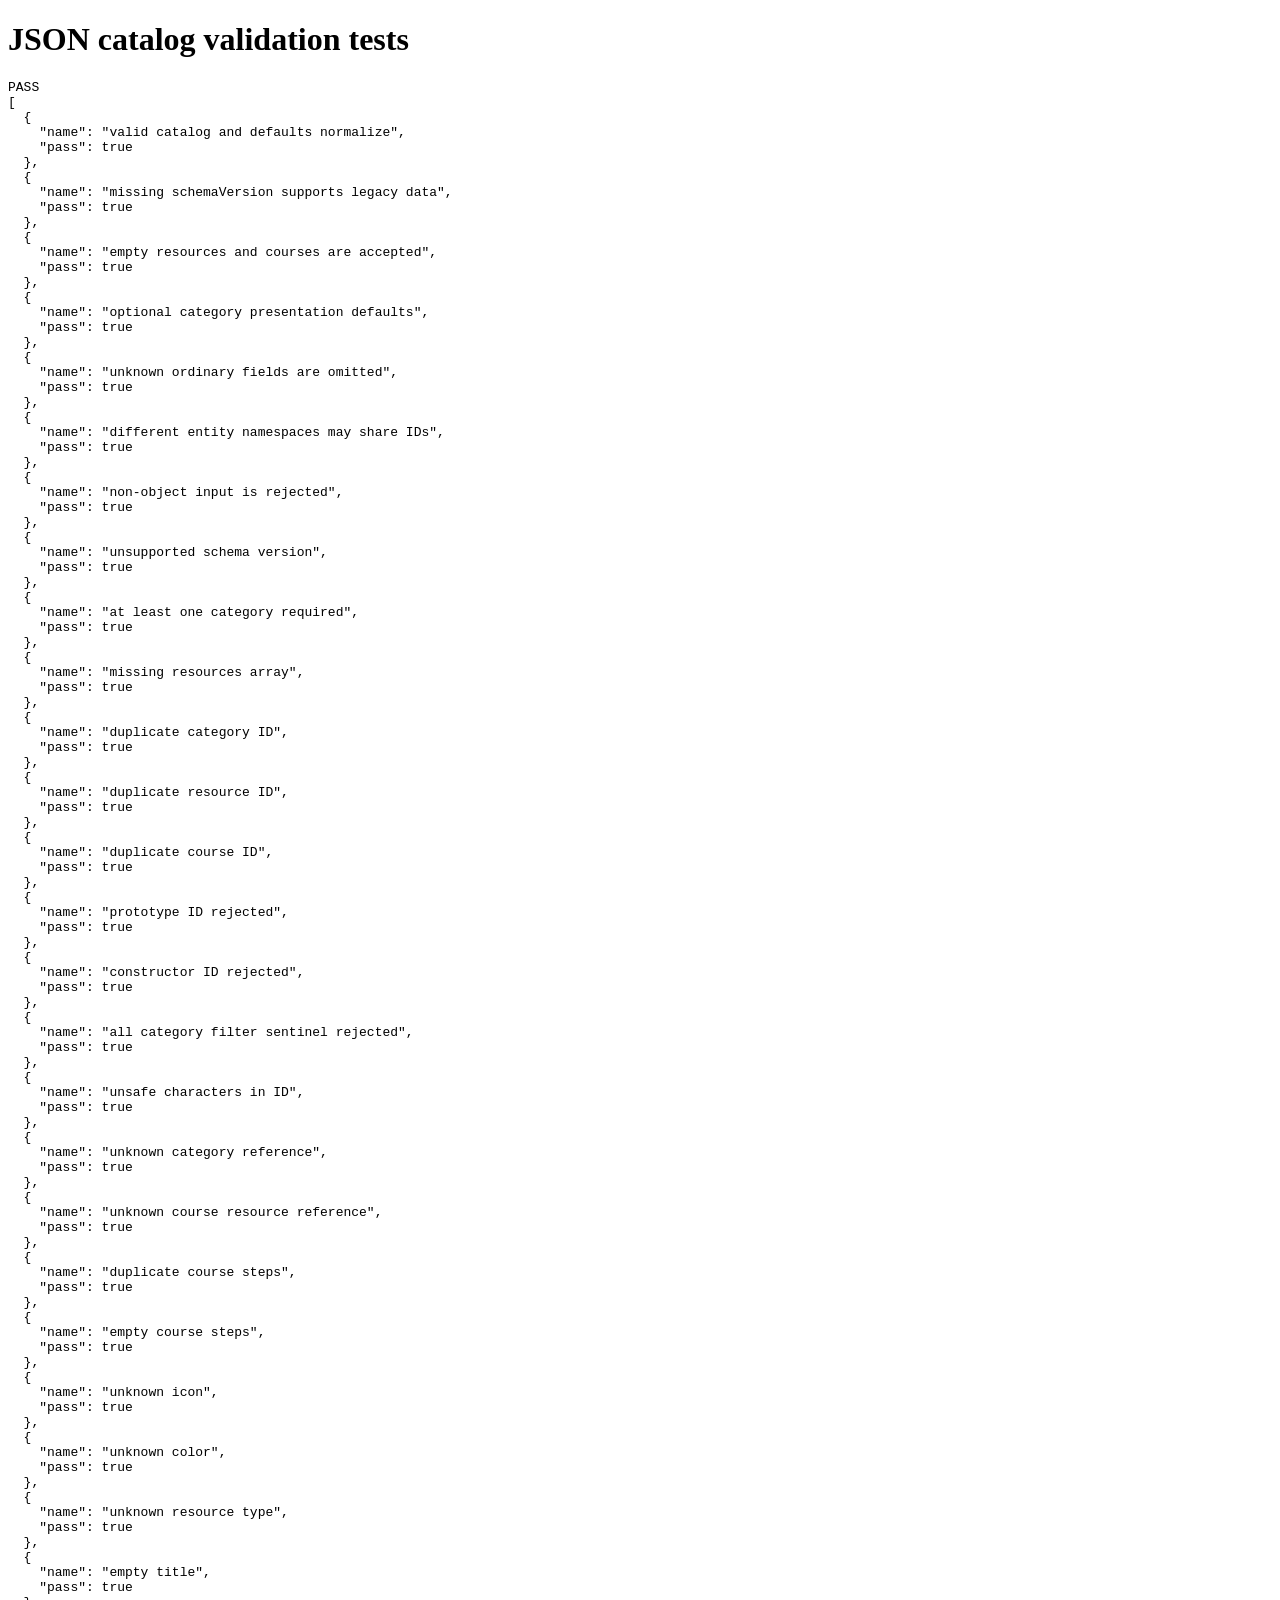
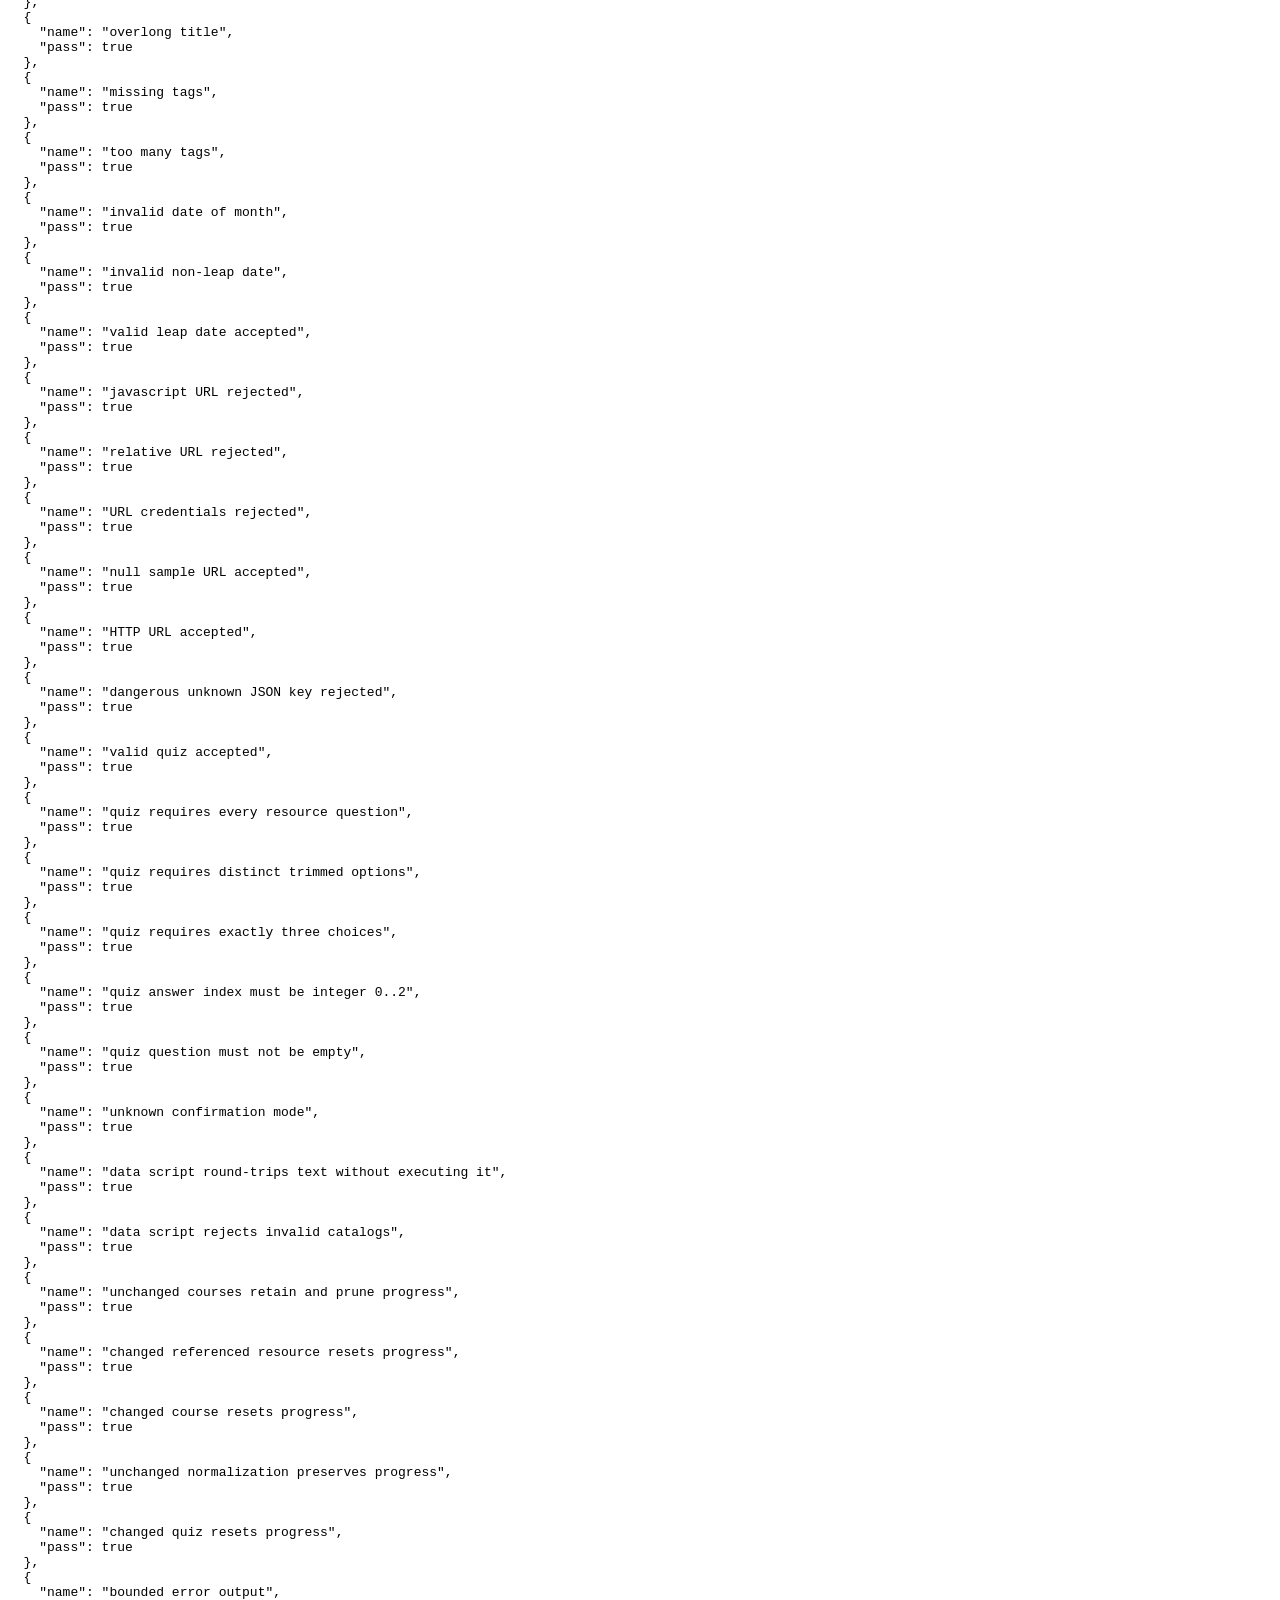
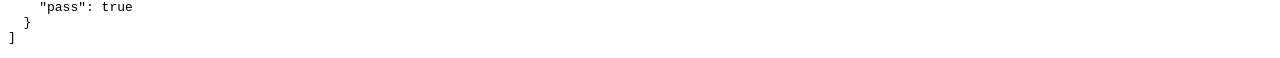
<file: tests/catalog-test.html>
<!doctype html>
<html lang="ja"><meta charset="utf-8"><title>JSON catalog validation tests</title>
<h1>JSON catalog validation tests</h1><pre id="results">RUNNING</pre>
<script src="../src/portal/catalog.js"></script>
<script>
'use strict';
const api=window.PortalCatalog, results=[];
const clone=value=>JSON.parse(JSON.stringify(value));
const base={schemaVersion:1,categories:[{id:'team',name:'チーム',icon:'book',color:'teal',description:''}],resources:[{id:'doc',title:'チーム資料',description:'資料の説明',category:'team',type:'Wiki',tags:['入門'],updated:'2026-11-07',owner:'部門',url:'https://example.com/docs'}],courses:[{id:'path',title:'入門コース',description:'順に読む',steps:['doc']}]};
function test(name,run){try{if(!run())throw new Error('assertion failed');results.push({name,pass:true});}catch(error){results.push({name,pass:false,error:error.message});}}
function invalid(name,mutate){test(name,()=>{const item=clone(base);mutate(item);const result=api.validate(item);return !result.ok&&result.catalog===null&&result.errors.length>0&&result.errors.every(e=>typeof e==='string');});}
test('valid catalog and defaults normalize',()=>{const r=api.validate(base);return r.ok&&r.catalog.schemaVersion===1&&r.catalog.courses[0].confirmation==='self'&&r.catalog.courses[0].label==='学習コース'&&Object.keys(r.catalog.courses[0].checks).length===0;});
test('missing schemaVersion supports legacy data',()=>{const item=clone(base);delete item.schemaVersion;return api.validate(item).ok;});
test('empty resources and courses are accepted',()=>api.validate({categories:base.categories,resources:[],courses:[]}).ok);
test('optional category presentation defaults',()=>{const r=api.validate({categories:[{id:'team',name:'チーム'}],resources:[],courses:[]});return r.ok&&r.catalog.categories[0].icon==='book'&&r.catalog.categories[0].color==='teal';});
test('unknown ordinary fields are omitted',()=>{const item=clone(base);item.privateNote='omit';item.resources[0].other='omit';const r=api.validate(item);return r.ok&&!('privateNote'in r.catalog)&&!('other'in r.catalog.resources[0]);});
test('different entity namespaces may share IDs',()=>{const item=clone(base);item.categories[0].id='same';item.resources[0].id='same';item.resources[0].category='same';item.courses[0].id='same';item.courses[0].steps=['same'];return api.validate(item).ok;});
test('non-object input is rejected',()=>!api.validate([]).ok&&!api.validate(null).ok&&!api.validate('json').ok);
invalid('unsupported schema version',item=>item.schemaVersion=2);
invalid('at least one category required',item=>item.categories=[]);
invalid('missing resources array',item=>delete item.resources);
invalid('duplicate category ID',item=>item.categories.push(clone(item.categories[0])));
invalid('duplicate resource ID',item=>item.resources.push(clone(item.resources[0])));
invalid('duplicate course ID',item=>item.courses.push(clone(item.courses[0])));
invalid('prototype ID rejected',item=>item.resources[0].id='__proto__');
invalid('constructor ID rejected',item=>item.categories[0].id='constructor');
invalid('all category filter sentinel rejected',item=>item.categories[0].id='all');
invalid('unsafe characters in ID',item=>item.resources[0].id='資料/1');
invalid('unknown category reference',item=>item.resources[0].category='missing');
invalid('unknown course resource reference',item=>item.courses[0].steps=['missing']);
invalid('duplicate course steps',item=>item.courses[0].steps=['doc','doc']);
invalid('empty course steps',item=>item.courses[0].steps=[]);
invalid('unknown icon',item=>item.categories[0].icon='unknown');
invalid('unknown color',item=>item.categories[0].color='red');
invalid('unknown resource type',item=>item.resources[0].type='HTML');
invalid('empty title',item=>item.resources[0].title='  ');
invalid('overlong title',item=>item.resources[0].title='x'.repeat(101));
invalid('missing tags',item=>delete item.resources[0].tags);
invalid('too many tags',item=>item.resources[0].tags=Array(11).fill('tag'));
invalid('invalid date of month',item=>item.resources[0].updated='2026-02-30');
invalid('invalid non-leap date',item=>item.resources[0].updated='2026-02-29');
test('valid leap date accepted',()=>{const item=clone(base);item.resources[0].updated='2024-02-29';return api.validate(item).ok;});
invalid('javascript URL rejected',item=>item.resources[0].url='javascript:alert(1)');
invalid('relative URL rejected',item=>item.resources[0].url='/docs');
invalid('URL credentials rejected',item=>item.resources[0].url='https://user:pass@example.com/');
test('null sample URL accepted',()=>{const item=clone(base);item.resources[0].url=null;return api.validate(item).ok;});
test('HTTP URL accepted',()=>{const item=clone(base);item.resources[0].url='http://example.com/';return api.validate(item).ok;});
test('dangerous unknown JSON key rejected',()=>{const item=clone(base);item.extra=JSON.parse('{"__proto__":{"polluted":true}}');return !api.validate(item).ok&&({}).polluted===undefined;});
const quiz=clone(base);quiz.courses[0].confirmation='quiz';quiz.courses[0].checks={doc:{question:'何を学ぶ？',options:['基本','応用','その他'],answer:0}};
test('valid quiz accepted',()=>api.validate(quiz).ok);
function badQuiz(name,mutate){test(name,()=>{const item=clone(quiz);mutate(item.courses[0]);return !api.validate(item).ok;});}
badQuiz('quiz requires every resource question',course=>course.checks={});
badQuiz('quiz requires distinct trimmed options',course=>course.checks.doc.options=['A',' A ','B']);
badQuiz('quiz requires exactly three choices',course=>course.checks.doc.options=['A','B']);
badQuiz('quiz answer index must be integer 0..2',course=>course.checks.doc.answer=3);
badQuiz('quiz question must not be empty',course=>course.checks.doc.question='');
invalid('unknown confirmation mode',item=>item.courses[0].confirmation='approval');
test('data script round-trips text without executing it',()=>{const item=clone(base),closing='<'+ '/script>';item.resources[0].title=closing+'<script>throw new Error("no")'+closing+'before'+String.fromCharCode(8232)+'after';const normalized=api.validate(item).catalog;const script=api.toDataScript(normalized);const fake={};new Function('window',script)(fake);return !script.includes(closing)&&fake.PORTAL_DATA.resources[0].title===normalized.resources[0].title;});
test('data script rejects invalid catalogs',()=>{try{api.toDataScript({});return false;}catch(error){return error instanceof Error;}});
test('unchanged courses retain and prune progress',()=>{const r=api.retainProgress(base,clone(base),{path:['doc','doc','missing'],other:['doc']});return JSON.stringify(r)==='{"path":["doc"]}';});
test('changed referenced resource resets progress',()=>{const item=clone(base);item.resources[0].url='https://example.com/new';return Object.keys(api.retainProgress(base,item,{path:['doc']})).length===0;});
test('changed course resets progress',()=>{const item=clone(base);item.courses[0].title='新しいコース';return Object.keys(api.retainProgress(base,item,{path:['doc']})).length===0;});
test('unchanged normalization preserves progress',()=>{const item=clone(base);item.courses[0].confirmation='self';return api.retainProgress(base,item,{path:['doc']}).path[0]==='doc';});
test('changed quiz resets progress',()=>{const item=clone(quiz);item.courses[0].checks.doc.answer=1;return Object.keys(api.retainProgress(quiz,item,{path:['doc']})).length===0;});
test('bounded error output',()=>{const item=clone(base);item.resources=Array.from({length:60},()=>({}));const r=api.validate(item);return !r.ok&&r.errors.length<=30;});
const failed=results.filter(r=>!r.pass);document.querySelector('#results').textContent=(failed.length?'FAIL':'PASS')+'\n'+JSON.stringify(results,null,2);
</script></html>
</file>
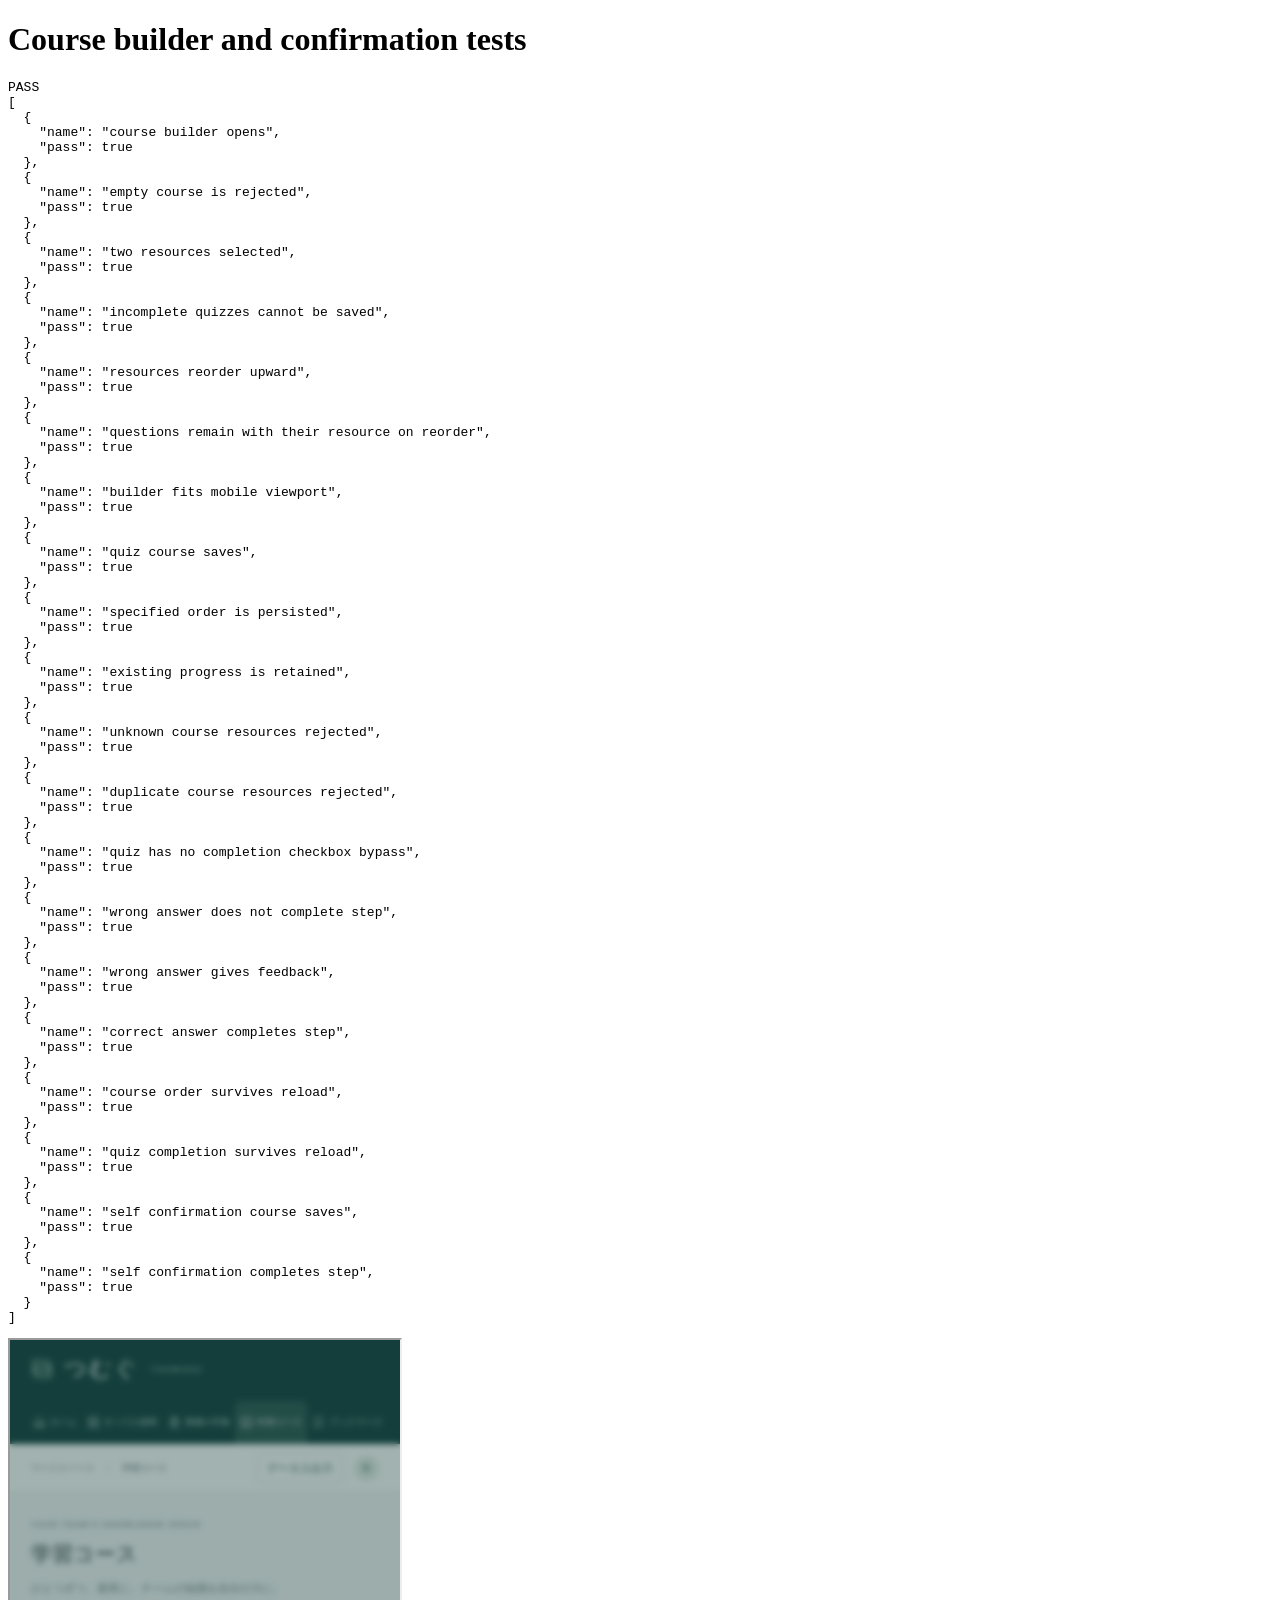
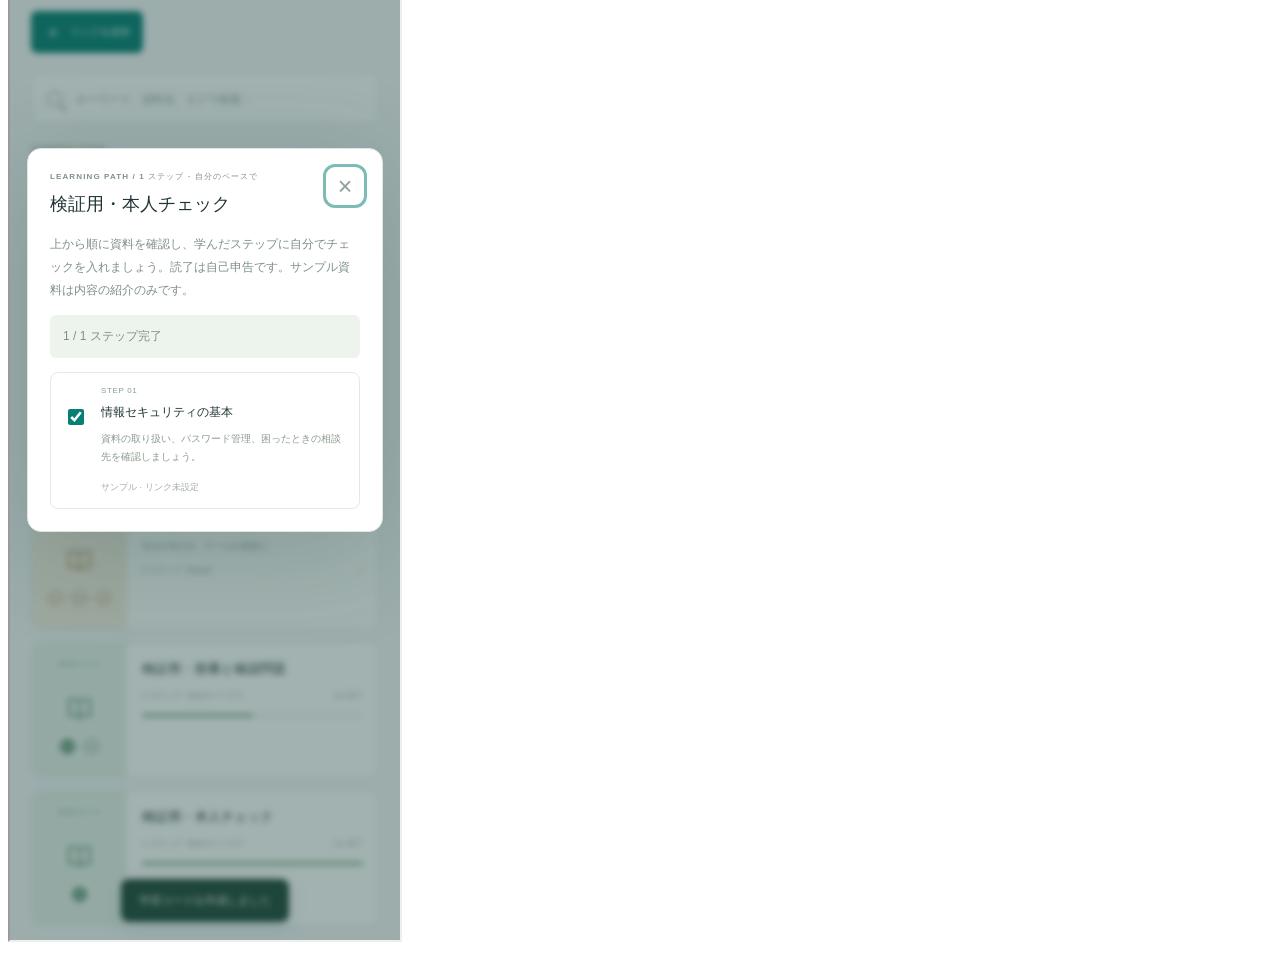
<file: tests/course-flow.html>
<!doctype html>
<html lang="ja"><meta charset="utf-8"><title>Course builder and confirmation tests</title>
<h1>Course builder and confirmation tests</h1><pre id="results">RUNNING</pre>
<iframe id="portal" src="../index.html" title="テスト対象" style="width:390px;height:1200px"></iframe>
<script>
'use strict';
const frame=document.querySelector('#portal'), results=[];
const check=(name,ok)=>{results.push({name,pass:!!ok});if(!ok)throw new Error(name);};
const nextLoad=()=>new Promise(resolve=>frame.addEventListener('load',resolve,{once:true}));
frame.addEventListener('load',async function run(){
 try {
  const win=frame.contentWindow;
  // Destructive to this browser profile's demo state: use a dedicated test profile.
  win.localStorage.setItem('tsumugu-v1',JSON.stringify({resources:[],bookmarks:[],progress:{c1:['r1']}}));
  let loaded=nextLoad();win.location.reload();await loaded;
  let doc=frame.contentDocument;
  const input=(selector,value,scope=doc)=>{const el=scope.querySelector(selector);el.value=value;el.dispatchEvent(new win.Event('input',{bubbles:true}));el.dispatchEvent(new win.Event('change',{bubbles:true}));};
  const saved=()=>JSON.parse(win.localStorage.getItem('tsumugu-v1'));
  const submit=()=>doc.querySelector('#course-form').dispatchEvent(new win.Event('submit',{bubbles:true,cancelable:true}));
  const moveButton=(row,text)=>[...row.querySelectorAll('button')].find(b=>b.textContent.includes(text)||b.getAttribute('aria-label')?.includes(text));
  const openCustom=title=>[...doc.querySelectorAll('.course-card')].find(b=>b.textContent.includes(title)).click();
  doc.querySelector('#create-course').click();
  check('course builder opens',doc.querySelector('#course-dialog').open);
  input('#course-title','検証用・順番と確認問題');
  submit();check('empty course is rejected',!doc.querySelector('#course-form-error').hidden);
  input('#course-confirmation','quiz');
  for(const id of ['r1','r2']){input('#course-resource-select',id);doc.querySelector('#course-add-step').click();}
  check('two resources selected',doc.querySelectorAll('#course-draft-steps>li').length===2);
  submit();check('incomplete quizzes cannot be saved',doc.querySelector('#course-dialog').open&&!doc.querySelector('#course-form-error').hidden);
  [...doc.querySelectorAll('.quiz-editor')].forEach((editor,index)=>{
   input('[data-field=question]','確認問題 '+index,editor);
   for(let n=0;n<3;n++)input('[data-field=option-'+n+']','選択肢 '+n,editor);
   input('[data-field=answer]','0',editor);
  });
  moveButton(doc.querySelectorAll('#course-draft-steps>li')[1],'上').click();
  check('resources reorder upward',doc.querySelector('#course-draft-steps>li').textContent.includes('はじめての環境セットアップ'));
  check('questions remain with their resource on reorder',doc.querySelector('.quiz-editor [data-field=question]').value==='確認問題 1');
  check('builder fits mobile viewport',doc.querySelector('#course-dialog').scrollWidth<=doc.querySelector('#course-dialog').clientWidth+1);
  submit();check('quiz course saves',!doc.querySelector('#course-dialog').open);
  let custom=saved().courses[0];
  check('specified order is persisted',custom.steps.join(',')==='r2,r1');
  check('existing progress is retained',saved().progress.c1.join(',')==='r1');
  const model=win.PortalModel, ids=win.PORTAL_DATA.resources.map(r=>r.id);
  check('unknown course resources rejected',!model.validSavedCourse({...custom,steps:['missing']},ids,[]));
  check('duplicate course resources rejected',!model.validSavedCourse({...custom,steps:['r1','r1']},ids,[]));
  openCustom(custom.title);
  check('quiz has no completion checkbox bypass',doc.querySelectorAll('.course-steps input[type=checkbox]').length===0);
  let step=doc.querySelector('.course-steps li');
  step.querySelectorAll('input[type=radio]')[1].click();step.querySelector('.quiz-answer-button').click();
  check('wrong answer does not complete step',!(saved().progress[custom.id]||[]).includes('r2'));
  check('wrong answer gives feedback',step.querySelector('.quiz-feedback').textContent.trim().length>0);
  step.querySelectorAll('input[type=radio]')[0].click();step.querySelector('.quiz-answer-button').click();
  check('correct answer completes step',saved().progress[custom.id].includes('r2'));
  doc.querySelector('#content-dialog').close();
  loaded=nextLoad();win.location.reload();await loaded;doc=frame.contentDocument;
  openCustom(custom.title);
  check('course order survives reload',doc.querySelector('.course-steps li').textContent.includes('はじめての環境セットアップ'));
  check('quiz completion survives reload',saved().progress[custom.id].includes('r2')&&doc.querySelector('.course-status').textContent.includes('1 / 2'));
  doc.querySelector('#content-dialog').close();
  doc.querySelector('#create-course').click();input('#course-title','検証用・本人チェック');input('#course-confirmation','self');
  input('#course-resource-select','r3');doc.querySelector('#course-add-step').click();submit();
  check('self confirmation course saves',!doc.querySelector('#course-dialog').open);
  openCustom('検証用・本人チェック');doc.querySelector('.course-steps input[type=checkbox]').click();
  check('self confirmation completes step',Object.values(saved().progress).some(list=>list.includes('r3')));
  win.localStorage.removeItem('tsumugu-v1');
  document.querySelector('#results').textContent='PASS\n'+JSON.stringify(results,null,2);
 }catch(error){document.querySelector('#results').textContent='FAIL\n'+error.stack+'\n'+JSON.stringify(results,null,2);}
},{once:true});
</script></html>
</file>
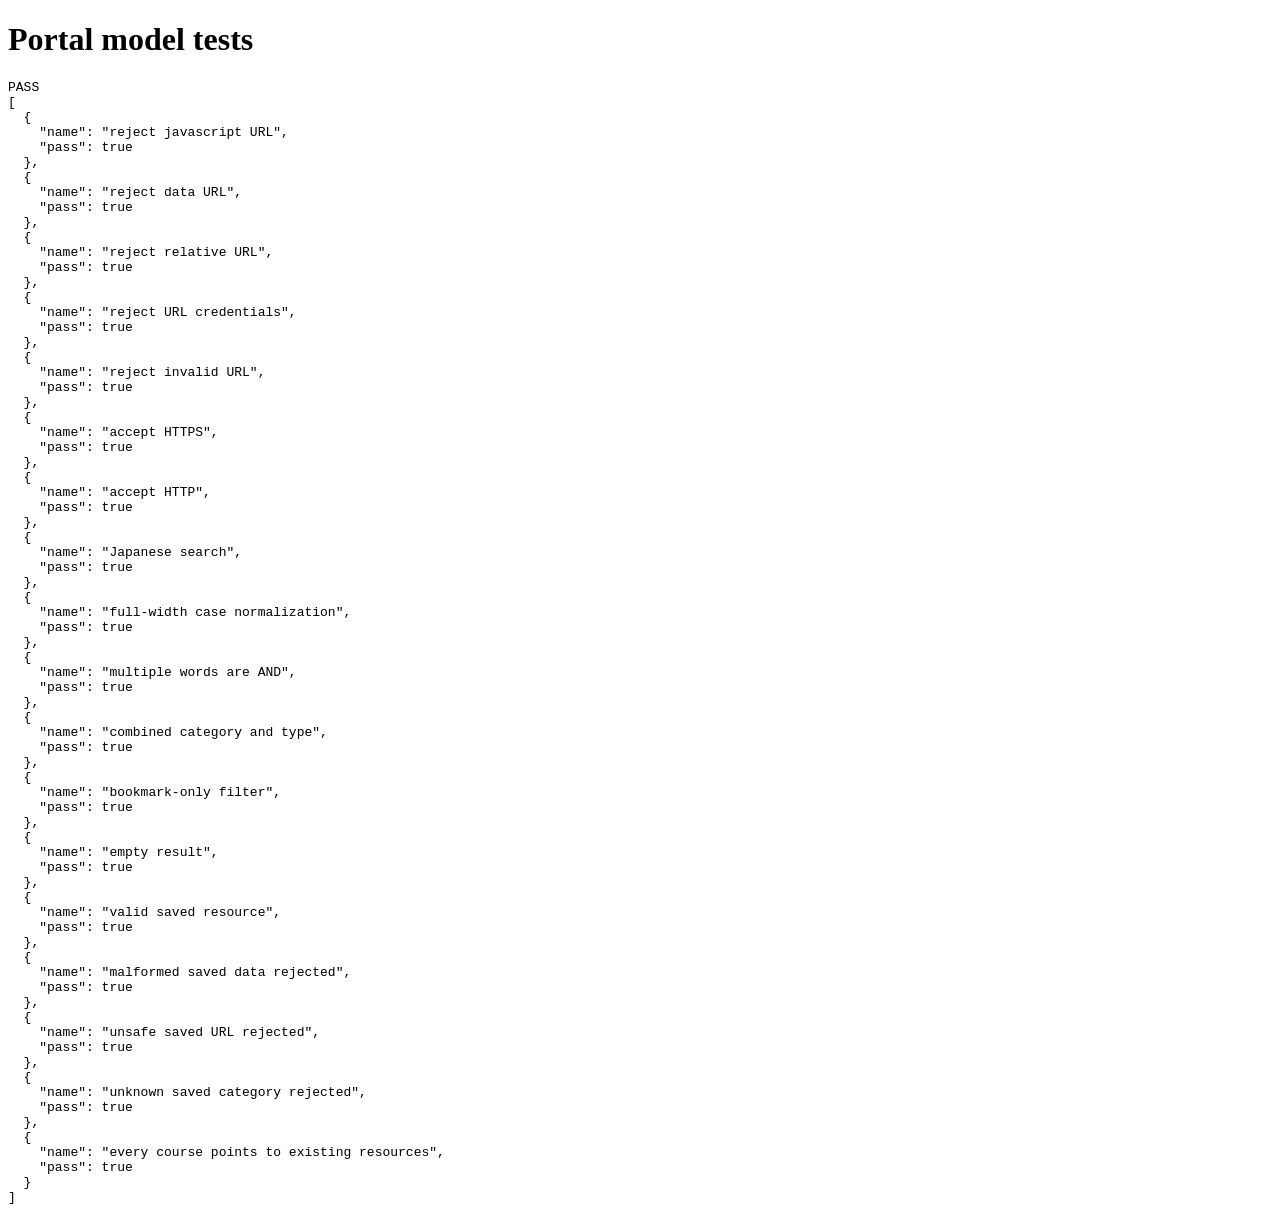
<file: tests/model-test.html>
<!doctype html>
<html lang="ja"><meta charset="utf-8"><title>Portal model tests</title>
<h1>Portal model tests</h1><pre id="results">RUNNING</pre>
<script src="../src/portal/data.js"></script><script src="../src/portal/model.js"></script>
<script>
'use strict';
const results = [];
function check(name, condition) { results.push({name, pass: !!condition}); if (!condition) throw new Error(name); }
try {
  const model = window.PortalModel;
  const resources = window.PORTAL_DATA.resources;
  check('reject javascript URL', model.safeUrl('javascript:alert(1)') === null);
  check('reject data URL', model.safeUrl('data:text/html,hello') === null);
  check('reject relative URL', model.safeUrl('/internal') === null);
  check('reject URL credentials', model.safeUrl('https://user:password@example.com') === null);
  check('reject invalid URL', model.safeUrl('https://') === null);
  check('accept HTTPS', model.safeUrl('https://example.com/docs') === 'https://example.com/docs');
  check('accept HTTP', model.safeUrl('http://intranet.example.com/') === 'http://intranet.example.com/');
  check('Japanese search', model.filterResources(resources, {query:'経費'}).length === 1);
  check('full-width case normalization', model.filterResources(resources, {query:'ＧＩＴ'}).some(r => r.id === 'r6'));
  check('multiple words are AND', model.filterResources(resources, {query:'経費 Git'}).length === 0);
  check('combined category and type', model.filterResources(resources, {category:'technology',type:'動画'}).map(r=>r.id).join() === 'r7');
  check('bookmark-only filter', model.filterResources(resources, {bookmarksOnly:true, bookmarks:['r1']}).map(r=>r.id).join() === 'r1');
  check('empty result', model.filterResources(resources, {query:'見つからない単語000'}).length === 0);
  const item = {id:'user-test',title:'資料',description:'説明',category:'technology',type:'Wiki',tags:['test'],updated:'2026-11-07',owner:'自分',url:'https://example.com/'};
  check('valid saved resource', model.validSavedResource(item,['technology']));
  check('malformed saved data rejected', !model.validSavedResource({...item,tags:42},['technology']));
  check('unsafe saved URL rejected', !model.validSavedResource({...item,url:'javascript:alert(1)'},['technology']));
  check('unknown saved category rejected', !model.validSavedResource(item,['operations']));
  check('every course points to existing resources', window.PORTAL_DATA.courses.every(c=>c.steps.every(id=>resources.some(r=>r.id===id))));
  document.querySelector('#results').textContent = 'PASS\n' + JSON.stringify(results,null,2);
} catch(error) { document.querySelector('#results').textContent = 'FAIL\n' + error.stack + '\n' + JSON.stringify(results,null,2); }
</script></html>
</file>
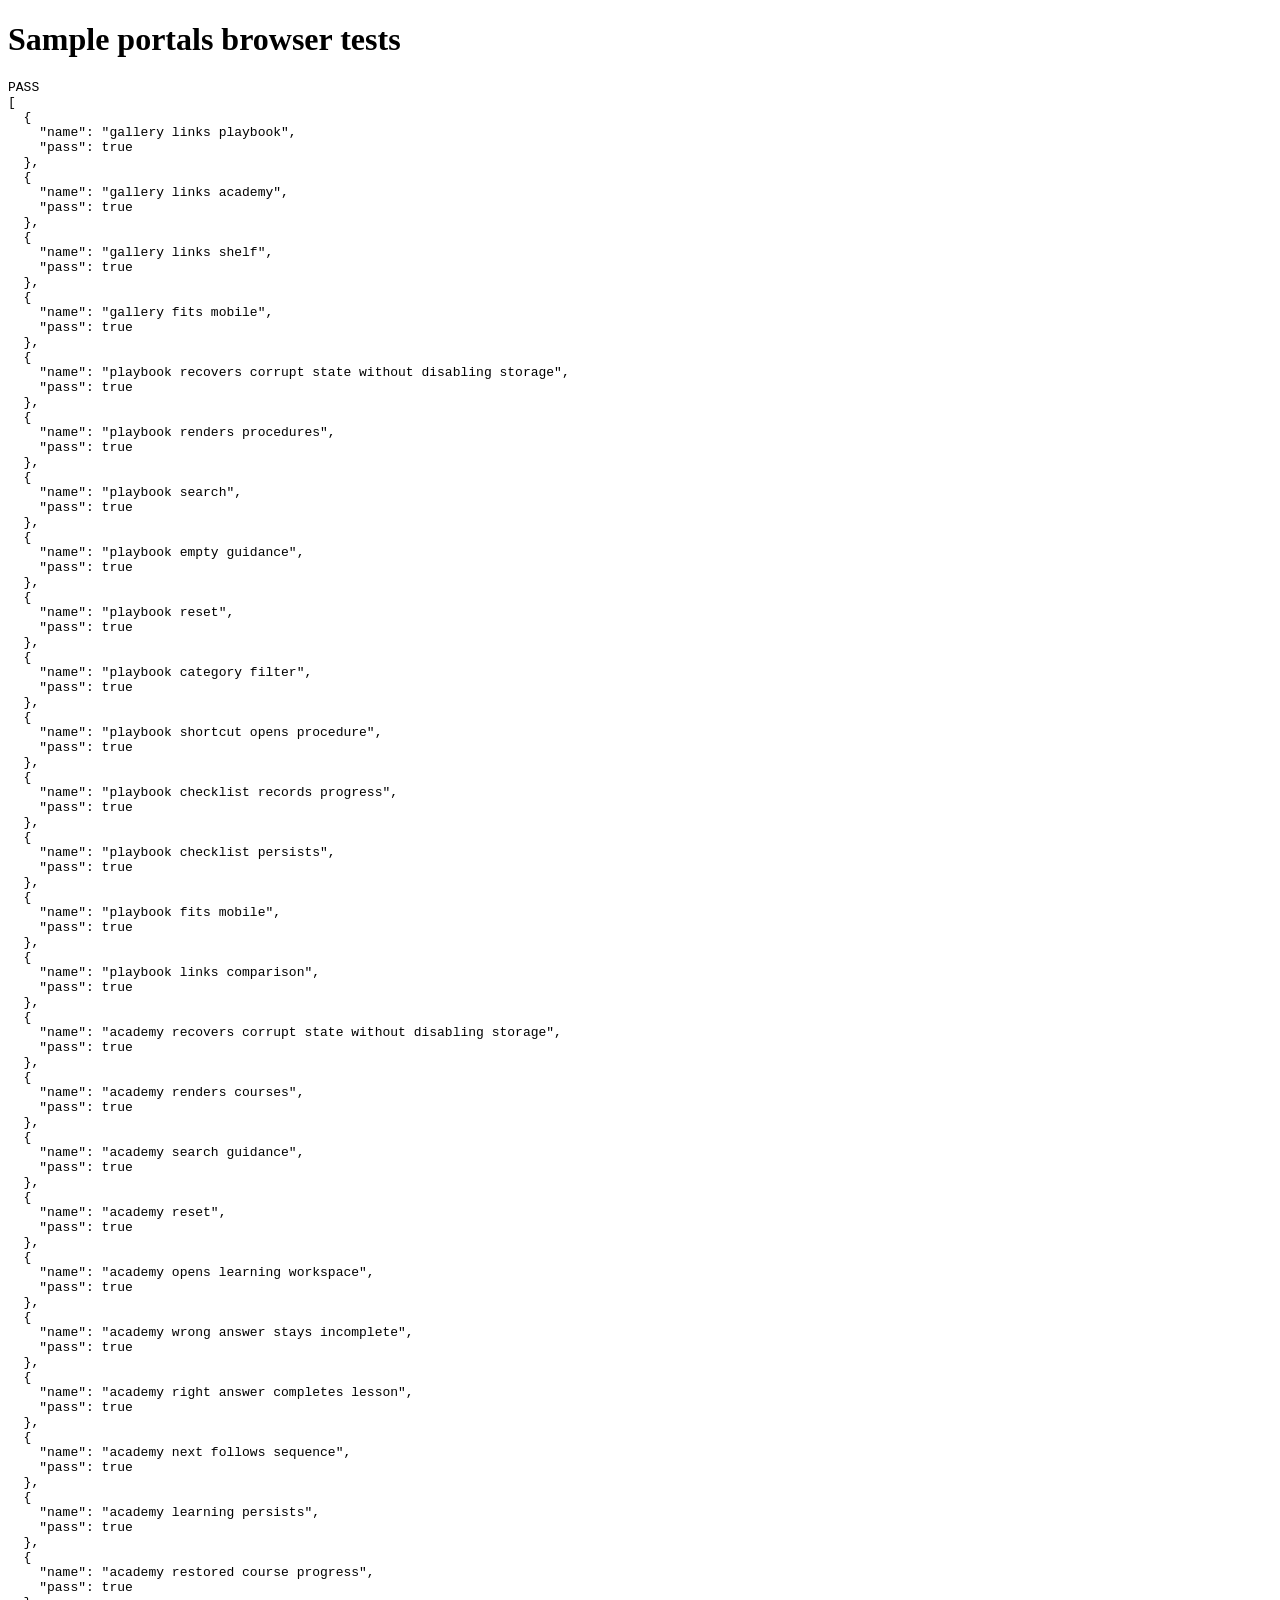
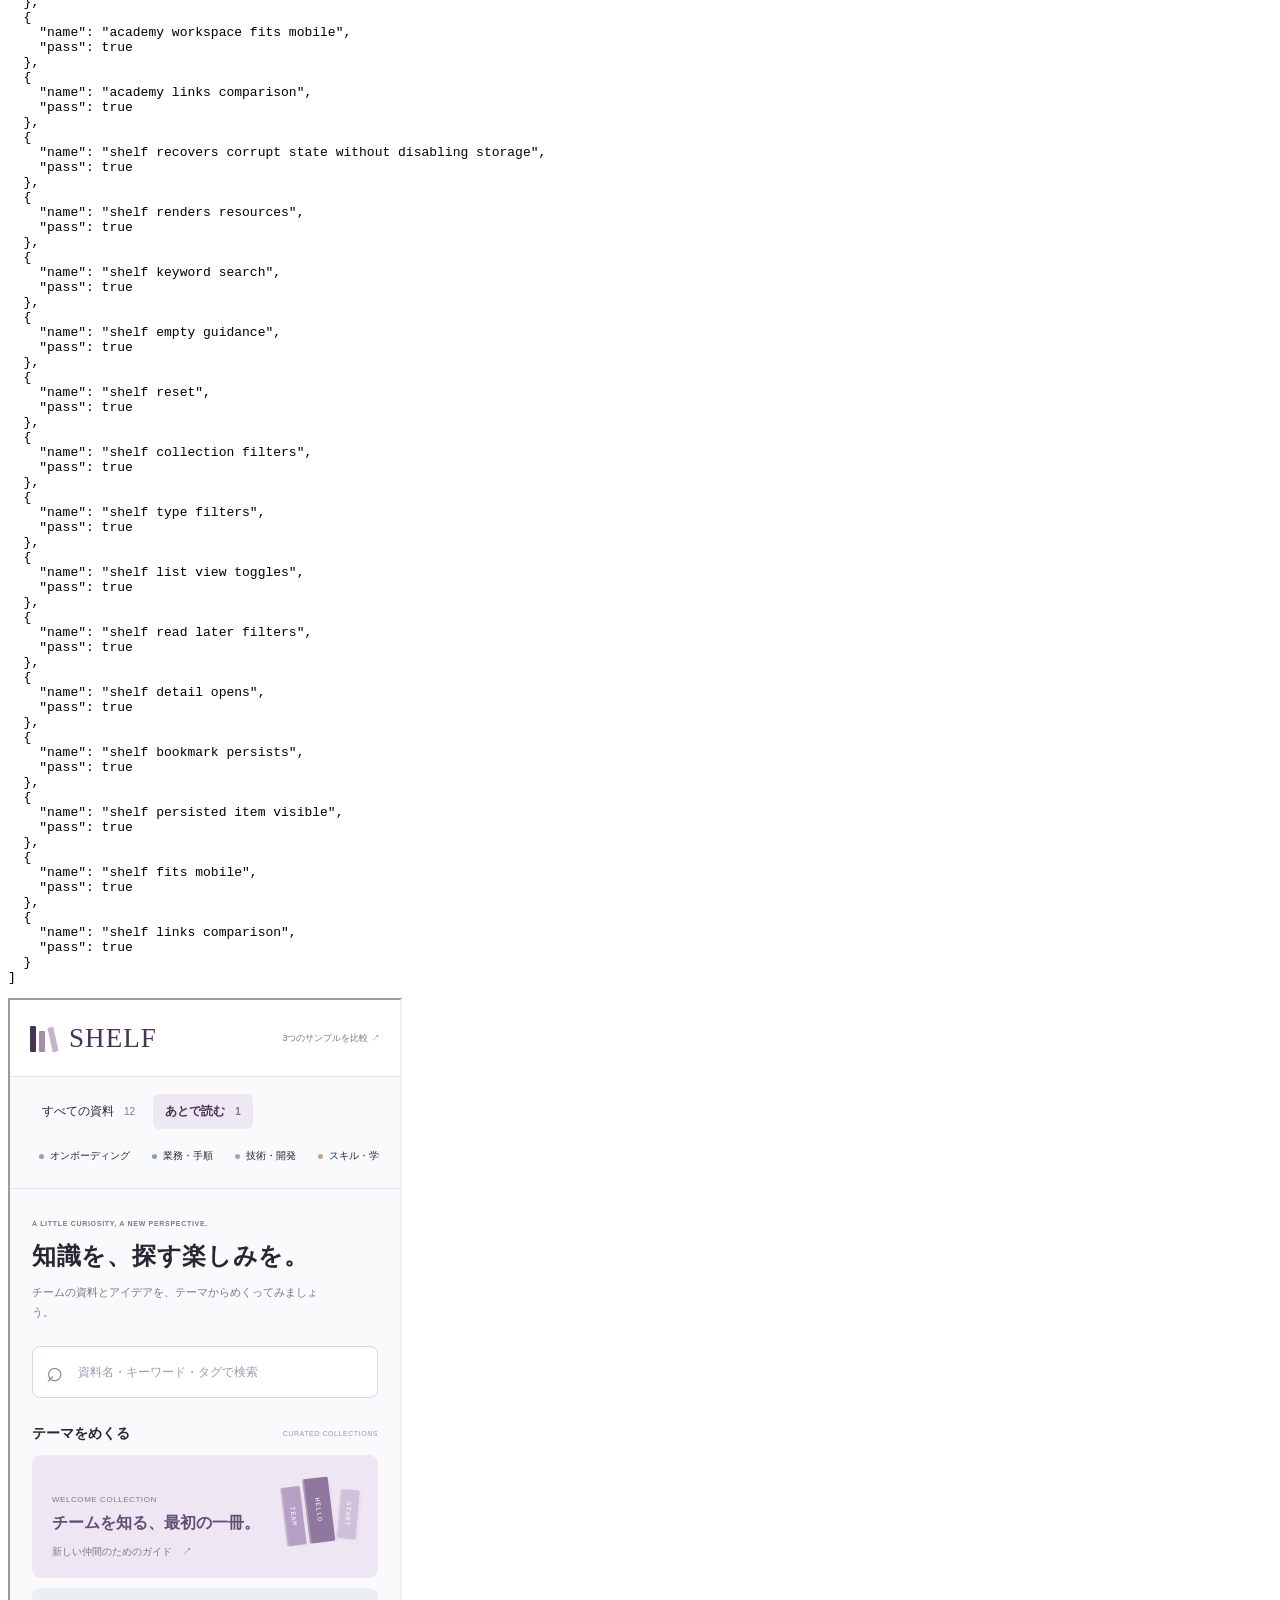
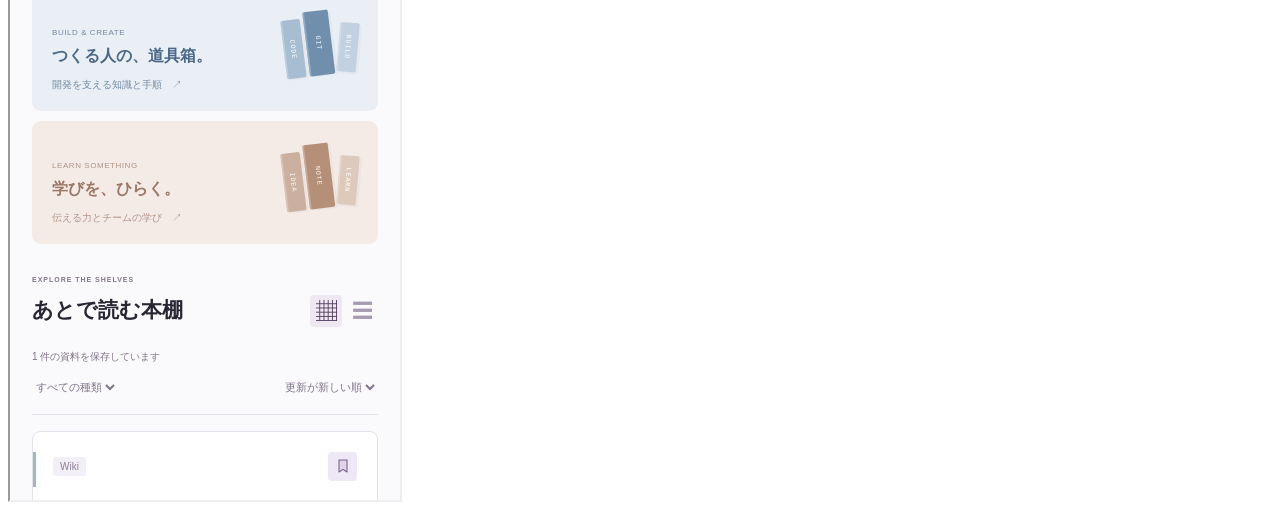
<file: tests/sample-portals.html>
<!doctype html><html lang="ja"><meta charset="utf-8"><title>Sample portals browser tests</title>
<h1>Sample portals browser tests</h1><pre id="results">RUNNING</pre><iframe id="portal" title="テスト対象" style="width:390px;height:1100px"></iframe>
<script>
'use strict';
const frame=document.querySelector('#portal'), results=[];
const doc=()=>frame.contentDocument, $=selector=>doc().querySelector(selector), all=selector=>[...doc().querySelectorAll(selector)];
const check=(name,ok)=>{results.push({name,pass:!!ok});if(!ok)throw new Error(name);};
const load=path=>new Promise(resolve=>{frame.addEventListener('load',resolve,{once:true});frame.src=path;});
const reload=()=>new Promise(resolve=>{frame.addEventListener('load',resolve,{once:true});frame.contentWindow.location.reload();});
const input=(selector,value)=>{const el=$(selector);el.value=value;for(const type of ['input','change'])el.dispatchEvent(new frame.contentWindow.Event(type,{bubbles:true}));};
const reset=async(name)=>{await load('../src/samples/'+name+'/index.html');frame.contentWindow.localStorage.setItem('tsumugu-sample-'+name+'-v1','{broken json');await reload();check(name+' recovers corrupt state without disabling storage',$(name==='playbook'?'#save-warning':'#storage-warning').hidden);};
const run=async(name,fn)=>{try{await fn();}catch(error){results.push({name:name+' error',pass:false,error:error.stack});}};
(async()=>{
 await run('gallery',async()=>{
  await load('../samples.html');
  for(const name of ['playbook','academy','shelf'])check('gallery links '+name,!!$('a[href="src/samples/'+name+'/index.html"]'));
  check('gallery fits mobile',doc().documentElement.scrollWidth<=390);
 });
 await run('playbook',async()=>{
  await reset('playbook');
  check('playbook renders procedures',all('.procedure-row').length>=4);
  input('#playbook-search','経費');check('playbook search',all('.procedure-row').length===1&&$('.procedure-row').textContent.includes('経費'));
  input('#playbook-search','存在しない000');check('playbook empty guidance',!$('#empty-state').hidden);
  $('#reset-search').click();check('playbook reset',all('.procedure-row').length>=4);
  $('.category-filter[data-category=development]').click();check('playbook category filter',all('.procedure-row').length>0&&all('.procedure-row').length<6);
  $('[data-shortcut=expense]').click();check('playbook shortcut opens procedure',$('#checklist-title').textContent.includes('経費'));
  $('.procedure-check').click();check('playbook checklist records progress',$('.completion-status').textContent.includes('1 /'));
  await reload();check('playbook checklist persists',$('.procedure-check').checked);
  check('playbook fits mobile',doc().documentElement.scrollWidth<=390);
  check('playbook links comparison',!!$('a[href="../../../samples.html"]'));
  frame.contentWindow.localStorage.removeItem('tsumugu-sample-playbook-v1');
 });
 await run('academy',async()=>{
  await reset('academy');
  check('academy renders courses',all('#course-grid .course-card').length===3);
  input('#academy-search','存在しない000');check('academy search guidance',!$('#empty-state').hidden);
  $('#clear-search').click();check('academy reset',all('#course-grid .course-card').length===3);
  $('[data-course-id=c1]').click();check('academy opens learning workspace',!$('#workspace-view').hidden&&all('#lesson-tree li').length===3);
  $('.quiz-options input[value="1"]').click();$('#check-answer').click();check('academy wrong answer stays incomplete',$('#course-progress').value===0);
  $('.quiz-options input[value="0"]').click();$('#check-answer').click();check('academy right answer completes lesson',$('#course-progress').value===1);
  const title=$('#lesson-title').textContent;$('#next-lesson').click();check('academy next follows sequence',$('#lesson-title').textContent!==title);
  await reload();check('academy learning persists',$('#total-completed').textContent==='1');
  $('[data-course-id=c1]').click();check('academy restored course progress',$('#course-progress').value===1);
  check('academy workspace fits mobile',doc().documentElement.scrollWidth<=390);
  check('academy links comparison',!!$('a[href="../../../samples.html"]'));
  frame.contentWindow.localStorage.removeItem('tsumugu-sample-academy-v1');
 });
 await run('shelf',async()=>{
  await reset('shelf');
  check('shelf renders resources',all('#resource-grid .resource-card').length===12);
  input('#shelf-search','経費');check('shelf keyword search',all('#resource-grid .resource-card').length===1);
  input('#shelf-search','存在しない000');check('shelf empty guidance',!$('#empty-state').hidden);
  $('#reset-filters').click();check('shelf reset',all('#resource-grid .resource-card').length===12);
  $('[data-collection=technology]').click();check('shelf collection filters',all('#resource-grid .resource-card').length===3);
  $('#reset-filters').click();input('#type-filter','動画');check('shelf type filters',all('#resource-grid .resource-card').length===3);
  $('#reset-filters').click();$('#list-view').click();check('shelf list view toggles',$('#resource-grid').classList.contains('list-layout'));
  $('#resource-grid .save-button').click();$('#read-later').click();check('shelf read later filters',all('#resource-grid .resource-card').length===1);
  $('#resource-grid .resource-title').click();check('shelf detail opens',$('#resource-dialog').open);
  $('#close-dialog').click();await reload();check('shelf bookmark persists',$('#saved-count').textContent==='1');
  $('#read-later').click();check('shelf persisted item visible',all('#resource-grid .resource-card').length===1);
  check('shelf fits mobile',doc().documentElement.scrollWidth<=390);
  check('shelf links comparison',!!$('a[href="../../../samples.html"]'));
  frame.contentWindow.localStorage.removeItem('tsumugu-sample-shelf-v1');
 });
 document.querySelector('#results').textContent=(results.every(r=>r.pass)?'PASS':'FAIL')+'\n'+JSON.stringify(results,null,2);
})();
</script></html>
</file>
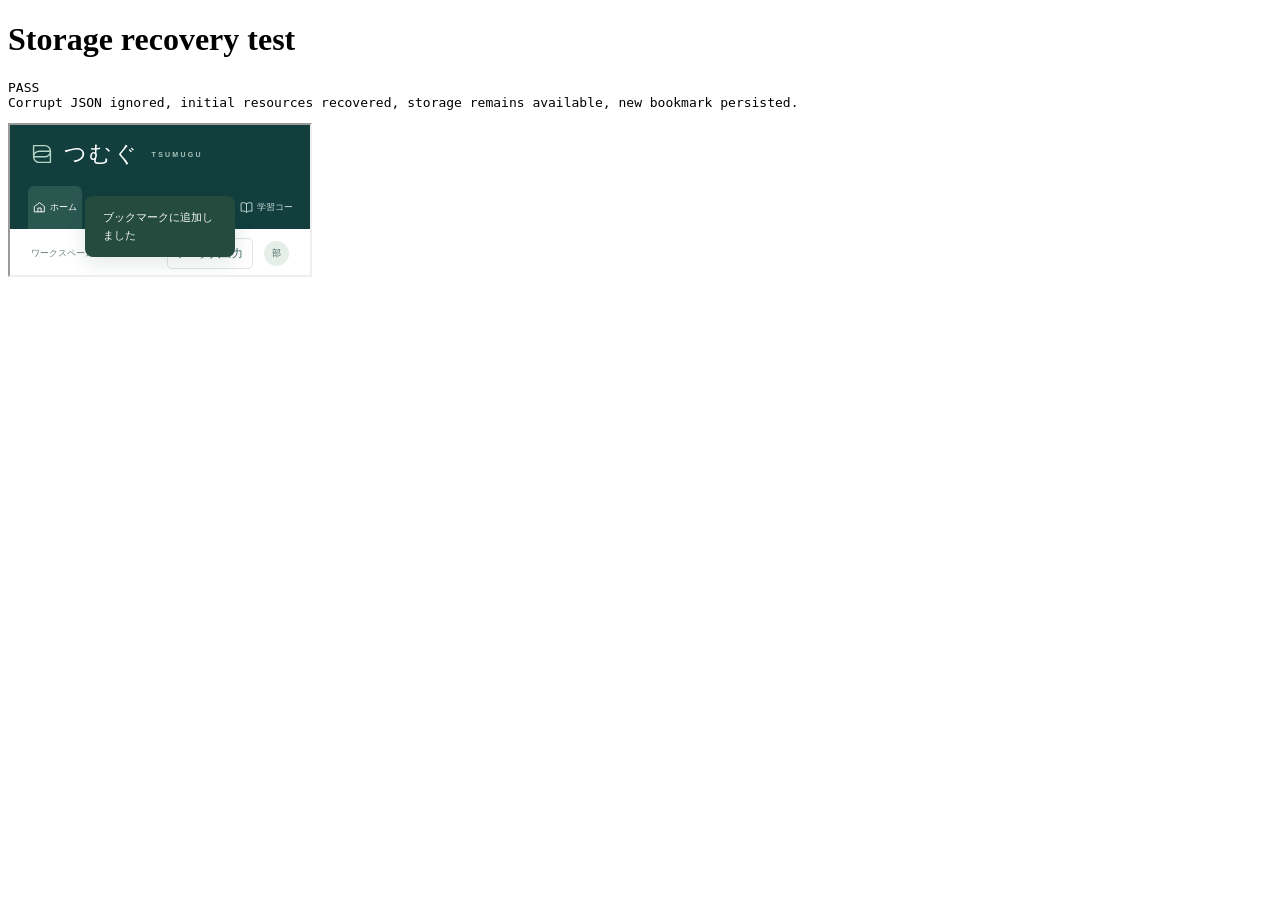
<file: tests/storage-recovery.html>
<!doctype html>
<html lang="ja"><meta charset="utf-8"><title>Storage recovery test</title>
<h1>Storage recovery test</h1><pre id="results">RUNNING</pre><iframe id="portal" src="../index.html" title="テスト対象"></iframe>
<script>
'use strict';
const frame=document.querySelector('#portal');
frame.addEventListener('load', async function run() {
  try {
    const win=frame.contentWindow;
    win.localStorage.setItem('tsumugu-v1','{invalid JSON');
    const loaded=new Promise(resolve=>frame.addEventListener('load',resolve,{once:true}));
    win.location.reload(); await loaded;
    const doc=frame.contentDocument;
    if(doc.querySelectorAll('.resource-card').length!==6) throw new Error('initial resources not recovered');
    if(!doc.querySelector('#storage-warning').hidden) throw new Error('corrupt JSON incorrectly disables available storage');
    doc.querySelector('.bookmark-button').click();
    const saved=JSON.parse(win.localStorage.getItem('tsumugu-v1'));
    if(saved.bookmarks.length!==1) throw new Error('new action not persisted after recovery');
    win.localStorage.removeItem('tsumugu-v1');
    document.querySelector('#results').textContent='PASS\nCorrupt JSON ignored, initial resources recovered, storage remains available, new bookmark persisted.';
  } catch(error) { document.querySelector('#results').textContent='FAIL\n'+error.stack; }
},{once:true});
</script></html>
</file>
<file: src/portal/styles.css>
:root {
  --sidebar:#123f3d;
  --accent:#087f75;
  --page:#f5f7f9;
  --ink:#203334;
  --muted:#6d7d83;
  --line:#e3e9eb;
  --white:#fff;
  font-family:-apple-system,BlinkMacSystemFont,"Hiragino Kaku Gothic ProN","Yu Gothic",Meiryo,sans-serif;
  color:var(--ink);
  background:var(--page);
  font-synthesis:none;
  font-size:14px;
}
* {
  box-sizing:border-box;
}
body {
  margin:0;
}
button,input,select,textarea {
  font:inherit;
}
button,a,input,select,textarea {
  -webkit-tap-highlight-color:transparent;
}
button {
  cursor:pointer;
}
button {
  color:inherit;
}
a {
  color:var(--accent);
}
button,select {
  touch-action:manipulation;
}
button:focus-visible,a:focus-visible,input:focus-visible,select:focus-visible,textarea:focus-visible {
  outline:3px solid #7bbdb5;
  outline-offset:4px;
}
button {
  border:0;
  background:none;
}
svg {
  width:20px;
  height:20px;
  stroke:currentColor;
  stroke-width:1.7;
  fill:none;
  stroke-linecap:round;
  stroke-linejoin:round;
  flex-shrink:0;
}
h1,h2,h3,p {
  margin:0;
}
button,a {
  transition:background .16s,color .16s,box-shadow .16s,transform .16s;
}
[hidden] {
  display:none!important;
}
.sr-only {
  position:absolute;
  width:1px;
  height:1px;
  padding:0;
  margin:-1px;
  overflow:hidden;
  clip:rect(0,0,0,0);
  white-space:nowrap;
  border:0;
}
.skip-link {
  position:fixed;
  top:12px;
  left:260px;
  z-index:100;
  background:white;
  padding:12px;
  transform:translateY(-150%);
}
.skip-link:focus {
  transform:translateY(0);
}
.sidebar {
  position:fixed;
  inset:0 auto 0 0;
  width:248px;
  background:var(--sidebar);
  color:#d9e7e4;
  display:flex;
  flex-direction:column;
  padding:35px 20px 20px;
  z-index:10;
  overflow:auto;
}
.brand {
  display:flex;
  align-items:center;
  gap:10px;
  color:white;
  text-decoration:none;
  margin:0 14px 35px;
}
.brand svg {
  width:37px;
  height:37px;
  stroke:#b5d5c7;
  stroke-width:2;
}
.brand>span {
  font-size:27px;
  font-weight:650;
  letter-spacing:.1em;
  line-height:1.1;
}
.brand small {
  display:block;
  font-size:8px;
  letter-spacing:.32em;
  margin-top:9px;
  color:#a9c5bd;
}
.workspace {
  display:flex;
  align-items:center;
  gap:10px;
  padding:16px 10px 24px;
  margin-bottom:24px;
  border-bottom:1px solid #315653;
  font-size:12px;
  line-height:1.6;
}
.workspace-icon {
  display:grid;
  place-items:center;
  background:#2e5652;
  border-radius:7px;
  min-width:32px;
  height:32px;
  font-size:12px;
}
.workspace small {
  display:block;
  color:#9eb9b3;
  font-size:10px;
  margin-top:2px;
}
.nav-label {
  font-size:9px;
  letter-spacing:.14em;
  color:#9eb9b3;
  margin:0 15px 12px;
}
.category-label {
  margin-top:30px;
}
.sidebar nav {
  display:flex;
  flex-direction:column;
  gap:5px;
}
.sidebar nav button,.nav-button,.nav-item {
  display:flex;
  align-items:center;
  gap:12px;
  width:100%;
  text-align:left;
  border-radius:7px;
  padding:12px 14px;
  color:#c7dcd6;
  font-size:12px;
  line-height:1.6;
}
.sidebar nav button:hover {
  background:#244f4b;
  color:white;
}
.sidebar nav button.active,.sidebar nav button[aria-current="page"] {
  background:#2d5b55;
  color:white;
}
.sidebar nav button svg {
  width:18px;
  height:18px;
}
.sidebar nav button>span:last-child:not(:first-child) {
  margin-left:0;
}
.nav-count {
  margin-left:auto!important;
  color:#a9c5bd;
  font-size:10px;
}
.sidebar-bottom {
  margin-top:auto;
  padding-top:36px;
}
.sidebar-note {
  padding:20px 16px;
  background:#1c4945;
  border:1px solid #315b53;
  border-radius:9px;
}
.small-spark {
  font-size:26px;
  color:#afd1b8;
}
.sidebar-note p {
  font-size:12px;
  line-height:1.9;
  margin:9px 0 16px;
  color:#d9e7e0;
}
.text-button {
  padding:0;
  color:#c2ddc9;
  font-size:11px;
}
.text-button span {
  margin-left:18px;
}
.sidebar-guide {
  display:flex;
  align-items:center;
  gap:9px;
  font-size:10px;
  color:#a6c3b9;
  padding:20px 4px 14px;
}
.sidebar-footer {
  font-size:8px;
  letter-spacing:.1em;
  color:#789e91;
  padding:0 4px;
}
.app-shell {
  margin-left:248px;
}
.topbar {
  height:72px;
  display:flex;
  align-items:center;
  justify-content:space-between;
  padding:0 42px;
  background:white;
  border-bottom:1px solid var(--line);
}
.breadcrumb {
  font-size:11px;
  color:var(--muted);
}
.breadcrumb span {
  margin:0 15px;
  color:#b5c1c3;
}
.breadcrumb strong {
  font-weight:500;
  color:#4b5d61;
}
.topbar-right {
  display:flex;
  align-items:center;
  gap:18px;
}
.sample-badge {
  font-size:9px;
  color:#687e78;
  border:1px solid #dce6e1;
  border-radius:4px;
  padding:4px 8px;
}
.team-avatar {
  width:31px;
  height:31px;
  display:grid;
  place-items:center;
  background:#e5eee9;
  border-radius:50%;
  font-size:10px;
  color:#436559;
}
main {
  max-width:1600px;
  margin:auto;
  padding:38px 42px 0;
}
.page-heading {
  display:flex;
  align-items:center;
  justify-content:space-between;
  gap:20px;
  margin-bottom:26px;
}
.eyebrow {
  font-size:9px;
  letter-spacing:.14em;
  font-weight:600;
  color:#82918e;
  margin-bottom:9px;
}
h1 {
  font-size:27px;
  font-weight:650;
  letter-spacing:.025em;
  line-height:1.5;
}
.page-heading p:last-child {
  font-size:12px;
  color:var(--muted);
  margin-top:10px;
  line-height:1.7;
}
.primary-button,.secondary-button {
  display:inline-flex;
  align-items:center;
  justify-content:center;
  gap:8px;
  padding:12px 17px;
  border-radius:6px;
  font-size:11px;
  font-weight:600;
  white-space:nowrap;
  min-height:40px;
}
.primary-button {
  background:var(--accent);
  color:white;
  border:1px solid var(--accent);
}
.primary-button:hover {
  background:#066c64;
  box-shadow:0 3px 9px #087f7520;
}
.primary-button>span {
  font-size:18px;
  font-weight:400;
}
.secondary-button {
  border:1px solid var(--line);
  background:white;
}
.secondary-button:hover {
  background:#f1f5f4;
}
.search-wrap {
  display:flex;
  align-items:center;
  height:56px;
  border:1px solid #dfe7e7;
  background:white;
  border-radius:8px;
  margin-bottom:27px;
  gap:14px;
  padding:0 20px;
  box-shadow:0 2px 4px #20333402;
}
.search-icon {
  width:15px;
  height:15px;
  border:1.6px solid #778c8b;
  border-radius:50%;
  position:relative;
  flex-shrink:0;
}
.search-icon:after {
  content:"";
  position:absolute;
  right:-5px;
  bottom:-3px;
  transform:rotate(45deg);
  width:6px;
  height:1.6px;
  background:#778c8b;
}
.search-wrap input {
  flex:1;
  min-width:0;
  border:0;
  background:none;
  outline:none;
  color:var(--ink);
  font-size:12px;
  height:100%;
  padding:0 7px;
}
.search-wrap:focus-within {
  outline:2px solid #7bbdb5;
  outline-offset:2px;
}
.search-wrap input:focus-visible {
  outline:none;
}
.search-wrap input::placeholder {
  color:#91a09f;
}
.search-hint {
  font-size:9px;
  color:#a0afab;
  white-space:nowrap;
}
.notice {
  padding:13px;
  background:#fff1d9;
  border:1px solid #ead7b3;
  border-radius:7px;
  font-size:12px;
  line-height:1.7;
  margin-bottom:20px;
}
.hero {
  position:relative;
  display:flex;
  min-height:279px;
  border-radius:12px;
  overflow:hidden;
  background:#e8f1ec;
  margin-bottom:30px;
}
.hero-copy {
  position:relative;
  z-index:1;
  padding:30px 36px;
  width:58%;
}
.hero-kicker {
  display:flex;
  align-items:center;
  gap:8px;
  font-size:8px;
  letter-spacing:.14em;
  color:#5f8878;
}
.hero-kicker>span {
  width:5px;
  height:5px;
  background:#709c86;
  border-radius:50%;
}
.hero h2 {
  font-size:30px;
  font-weight:600;
  line-height:1.5;
  letter-spacing:.05em;
  margin:13px 0 11px;
  color:#254f43;
}
.hero p {
  font-size:10px;
  line-height:1.9;
  color:#6b857b;
}
.hero-button {
  margin-top:18px;
  font-size:10px;
  font-weight:600;
  display:flex;
  align-items:center;
  gap:22px;
  color:#3e6c59;
  padding:0;
}
.hero-button span {
  font-size:18px;
}
.hero-button:hover {
  color:var(--accent);
  gap:28px;
}
.hero-art {
  width:42%;
  position:relative;
  min-height:279px;
}
.orbit {
  position:absolute;
  border:1px solid #b9d1c1;
  border-radius:50%;
  width:240px;
  height:240px;
  left:50%;
  top:40%;
  transform:translate(-50%,-50%) rotate(-28deg);
}
.orbit-two {
  width:340px;
  height:155px;
  transform:translate(-50%,-50%) rotate(-28deg);
}
.art-tile {
  position:absolute;
  width:86px;
  height:94px;
  border-radius:12px;
  display:grid;
  place-items:center;
  box-shadow:0 9px 17px #385a4410;
}
.art-tile svg {
  width:39px;
  height:39px;
  stroke-width:1.4;
}
.tile-book {
  left:13%;
  top:46px;
  transform:rotate(-12deg);
  background:#fffdf3;
  color:#5f8870;
}
.tile-play {
  left:48%;
  top:27px;
  transform:rotate(12deg);
  background:#b7cfc0;
  color:#4a7660;
}
.tile-link {
  left:44%;
  top:135px;
  transform:rotate(-5deg);
  background:#6e9a80;
  color:white;
  width:75px;
  height:82px;
}
.art-dot {
  position:absolute;
  border-radius:50%;
  width:8px;
  height:8px;
  background:#86ac8d;
}
.dot-one {
  top:35px;
  left:15%;
}
.dot-two {
  top:190px;
  left:83%;
  width:5px;
  height:5px;
}
.art-plus {
  position:absolute;
  color:#91b299;
  font-size:24px;
  left:79%;
  top:93px;
}
.art-caption {
  position:absolute;
  bottom:19px;
  left:0;
  width:100%;
  text-align:center;
  font-family:Georgia,serif;
  font-style:italic;
  font-size:16px;
  letter-spacing:.015em;
  color:#6d8b78;
}
.section-heading {
  display:flex;
  align-items:center;
  justify-content:space-between;
  gap:10px;
  margin-bottom:17px;
}
.section-heading h2 {
  font-size:17px;
  font-weight:650;
  letter-spacing:.015em;
}
.section-heading .eyebrow {
  font-size:8px;
  margin-bottom:6px;
}
.section-heading.compact h2 {
  font-size:12px;
}
.section-heading.compact {
  margin-bottom:13px;
}
.compact>span,.section-note {
  font-size:9px;
  color:#8d9b9b;
}
.category-section {
  margin-bottom:35px;
}
.category-grid {
  display:grid;
  grid-template-columns:repeat(4,minmax(0,1fr));
  gap:12px;
}
.category-card,.category-tile {
  display:flex;
  align-items:center;
  gap:12px;
  background:white;
  border:1px solid var(--line);
  border-radius:9px;
  padding:17px 14px;
  text-align:left;
  min-width:0;
}
.category-card:hover,.category-tile:hover {
  border-color:#96bcb2;
  box-shadow:0 3px 12px #20333407;
}
.category-icon {
  height:36px;
  width:36px;
  border-radius:9px;
  display:grid;
  place-items:center;
  flex-shrink:0;
  background:#edf4f0;
  color:#638577;
}
.category-card h3,.category-card strong,.category-tile h3 {
  font-size:11px;
  line-height:1.7;
  font-weight:600;
}
.category-card p,.category-card small,.category-tile p {
  font-size:9px;
  color:#8c9996;
  margin-top:3px;
  line-height:1.5;
}
.category-card>svg:last-child {
  margin-left:auto;
  width:12px;
  color:#a6b4b0;
}
.content-columns {
  display:grid;
  grid-template-columns:minmax(0,1fr) 228px;
  gap:27px;
}
.main-column {
  min-width:0;
}
.course-grid {
  display:grid;
  grid-template-columns:repeat(3,minmax(0,1fr));
  gap:14px;
  margin-bottom:34px;
}
.course-card {
  background:white;
  border:1px solid var(--line);
  border-radius:10px;
  overflow:hidden;
  text-align:left;
  min-width:0;
  width:100%;
  padding:0;
  display:flex;
  flex-direction:column;
}
.course-card:hover {
  box-shadow:0 5px 18px #2033340b;
  transform:translateY(-2px);
  border-color:#c4d5ce;
}
.course-art,.course-visual,.course-cover {
  height:96px;
  position:relative;
  background:#e8f1eb;
  display:flex;
  align-items:center;
  justify-content:center;
  color:#62927a;
}
.course-art svg,.course-visual svg,.course-cover svg {
  width:29px;
  height:29px;
}
.course-body,.course-info {
  padding:16px;
}
.course-label {
  font-size:8px;
  letter-spacing:.02em;
  color:#6f8d7e;
  margin-bottom:8px;
  display:block;
}
.course-card h3 {
  font-size:13px;
  line-height:1.6;
  letter-spacing:.01em;
}
.course-card p {
  font-size:9px;
  color:#889593;
  line-height:1.7;
  margin:7px 0 13px;
}
.course-meta {
  display:flex;
  align-items:center;
  gap:10px;
  font-size:8px;
  color:#8e9b98;
}
.course-meta svg {
  width:12px;
  height:12px;
}
.course-meta span:last-child {
  margin-left:auto;
}
.course-route,.route {
  display:flex;
  align-items:center;
  justify-content:center;
  gap:0;
  color:inherit;
  position:absolute;
  bottom:13px;
  left:0;
  width:100%;
}
.route-dot,.course-route span,.route-node {
  width:17px;
  height:17px;
  border-radius:50%;
  display:grid;
  place-items:center;
  border:1px solid currentColor;
  font-size:8px;
  background:#e8f1eb;
}
.route-line,.course-route i {
  width:22px;
  height:1px;
  background:currentColor;
  opacity:.5;
}
.course-progress,.progress-track {
  height:3px;
  background:#eaf0ed;
  border-radius:4px;
  overflow:hidden;
  margin-top:13px;
}
.course-progress>span,.progress-track>span {
  display:block;
  height:100%;
  background:#7fa88c;
}
.blue .course-art,.blue .course-visual,.blue .course-cover,.course-card.blue .course-art {
  background:#eaf0f5;
  color:#6588a5;
}
.orange .course-art,.orange .course-visual,.orange .course-cover {
  background:#f7eee3;
  color:#bb9368;
}
.blue .route-dot,.blue .route-node,.blue .course-route span {
  background:#eaf0f5;
}
.orange .route-dot,.orange .route-node,.orange .course-route span {
  background:#f7eee3;
}
.blue .course-label {
  color:#6f8da4;
}
.orange .course-label {
  color:#b19372;
}
.teal {
  --tone:#638b77;
  --tint:#edf4ef;
}
.blue {
  --tone:#6486a4;
  --tint:#edf2f8;
}
.violet {
  --tone:#8c7cad;
  --tint:#f0eef7;
}
.orange {
  --tone:#b38c62;
  --tint:#f8f0e7;
}
.category-icon.blue,.category-icon.violet,.category-icon.orange {
  color:var(--tone);
  background:var(--tint);
}
.resources-section {
  padding-top:1px;
}
.subtle-button {
  display:flex;
  align-items:center;
  gap:14px;
  font-size:10px;
  color:#64847a;
  padding:3px 0;
  white-space:nowrap;
}
.subtle-button:hover {
  color:var(--accent);
}
.library-toolbar {
  display:flex;
  align-items:center;
  justify-content:space-between;
  gap:10px;
  padding-bottom:10px;
  border-bottom:1px solid var(--line);
}
.type-tabs {
  display:flex;
  gap:4px;
  flex-wrap:wrap;
}
.type-tabs button {
  font-size:10px;
  padding:7px 10px;
  color:#8a9796;
  border-radius:5px;
  white-space:nowrap;
}
.type-tabs button.active,.type-tabs button[aria-pressed=true] {
  background:#e8efeb;
  color:#3d7260;
  font-weight:600;
}
.type-tabs button:hover {
  background:#edf2f0;
}
.view-controls {
  display:flex;
  align-items:center;
  gap:3px;
}
.view-controls select {
  appearance:auto;
  border:0;
  background:none;
  color:#8c9999;
  font-size:9px;
  max-width:122px;
  padding:5px;
}
.view-controls button {
  width:28px;
  height:28px;
  display:grid;
  place-items:center;
  color:#93a09d;
  border-radius:4px;
}
.view-controls svg {
  width:15px;
  height:15px;
}
.view-controls button[aria-pressed=true] {
  background:#e9eeeb;
  color:#4a7061;
}
.result-count {
  font-size:9px;
  color:#93a09c;
  margin:14px 0;
}
.resource-grid {
  display:grid;
  grid-template-columns:repeat(2,minmax(0,1fr));
  gap:13px;
}
.resource-card {
  background:white;
  border:1px solid var(--line);
  border-radius:9px;
  padding:18px;
  min-width:0;
  position:relative;
  display:flex;
  flex-direction:column;
}
.resource-card:hover {
  border-color:#b8cfc6;
  box-shadow:0 3px 14px #20333406;
}
.resource-top,.resource-card-top,.resource-card-header {
  display:flex;
  align-items:center;
  justify-content:space-between;
  gap:8px;
  margin-bottom:13px;
}
.type-badge,.resource-type {
  display:inline-flex;
  align-items:center;
  gap:5px;
  padding:4px 7px;
  background:#edf3f0;
  color:#6b8c7b;
  border-radius:4px;
  font-size:9px;
  white-space:nowrap;
}
.type-badge svg,.resource-type svg {
  width:11px;
  height:11px;
}
.bookmark-button,.bookmark-btn {
  display:grid;
  place-items:center;
  padding:3px;
  color:#a8b5b0;
  border-radius:4px;
}
.bookmark-button svg,.bookmark-btn svg {
  width:15px;
  height:15px;
}
.bookmark-button[aria-pressed=true],.bookmark-btn[aria-pressed=true] {
  color:#41846a;
}
.bookmark-button[aria-pressed=true] svg,.bookmark-btn[aria-pressed=true] svg {
  fill:#dcece3;
}
.resource-card h3 {
  font-size:12px;
  font-weight:600;
  line-height:1.7;
  margin-bottom:8px;
}
.resource-title {
  padding:0;
  text-align:left;
  font-size:12px;
  font-weight:600;
  line-height:1.7;
  overflow-wrap:anywhere;
  color:var(--ink);
  text-decoration:none;
}
.resource-title:hover {
  color:var(--accent);
}
.resource-card>p,.resource-description {
  color:#8a9793;
  font-size:10px;
  line-height:1.85;
  overflow-wrap:anywhere;
}
.resource-tags,.tags {
  display:flex;
  flex-wrap:wrap;
  gap:5px;
  margin-top:13px;
  margin-bottom:16px;
}
.tag,.resource-tags span,.tags span {
  font-size:8px;
  color:#83938a;
  border-radius:3px;
  background:#f4f6f3;
  padding:3px 6px;
  line-height:1.5;
}
.resource-footer,.resource-meta {
  display:flex;
  align-items:center;
  gap:8px;
  justify-content:space-between;
  font-size:8px;
  color:#9aa6a1;
  border-top:1px solid #f0f3f0;
  padding-top:11px;
  margin-top:auto;
}
.resource-footer svg,.resource-meta svg {
  width:11px;
  height:11px;
}
.resource-footer>span,.resource-meta>span {
  display:flex;
  align-items:center;
  gap:4px;
}
.sample-label {
  font-size:8px;
  color:#a0a99f;
}
.active-filters {
  display:flex;
  align-items:center;
  gap:8px;
  flex-wrap:wrap;
  margin-top:12px;
  font-size:10px;
  color:#6d8176;
}
.active-filters button {
  font-size:9px;
  color:var(--accent);
  border-bottom:1px solid #b8d1c3;
  padding:3px;
}
.empty-state {
  text-align:center;
  padding:50px 18px;
  border:1px dashed #d7e2dc;
  border-radius:9px;
  background:white;
}
.empty-state>span {
  font-size:36px;
  color:#8da89a;
}
.empty-state h3 {
  font-size:15px;
  margin:12px 0;
}
.empty-state p {
  font-size:11px;
  color:var(--muted);
  line-height:1.8;
  margin-bottom:20px;
}
.resource-grid.list-view,.resource-grid.is-list {
  grid-template-columns:1fr;
}
.list-view .resource-card,.is-list .resource-card {
  padding:16px 20px;
}
.right-rail {
  padding-top:2px;
}
.rail-card {
  padding:22px 19px;
  border:1px solid #d9e6de;
  border-radius:9px;
  background:#edf3ee;
}
.rail-icon {
  width:28px;
  height:28px;
  border-radius:50%;
  background:#dce9dd;
  color:#78967b;
  display:grid;
  place-items:center;
  font-size:20px;
  margin-bottom:18px;
}
.rail-card .eyebrow {
  font-size:8px;
  color:#7f9a84;
}
.rail-card h2 {
  font-size:15px;
  margin-bottom:12px;
  font-weight:600;
}
.rail-card p:not(.eyebrow) {
  font-size:10px;
  line-height:1.9;
  color:#89988a;
}
.rail-link {
  display:flex;
  align-items:center;
  justify-content:space-between;
  width:100%;
  padding:18px 0 0;
  font-size:9px;
  font-weight:500;
  color:#5c8266;
}
.rail-link span {
  font-size:14px;
}
.updates {
  margin-top:29px;
}
.updates .section-heading {
  margin-bottom:6px;
}
.live-dot {
  width:5px;
  height:5px;
  border-radius:50%;
  background:#78a58a;
}
.update-item,.update-button {
  display:block;
  width:100%;
  text-align:left;
  border-bottom:1px solid var(--line);
  padding:15px 0;
}
.update-item p,.update-item h3,.update-button strong {
  font-size:10px;
  line-height:1.7;
  font-weight:500;
  color:#6a7f75;
}
.update-item time,.update-item small,.update-button small {
  display:block;
  font-size:8px;
  color:#a0ada5;
  margin-bottom:5px;
}
.update-item:hover,.update-button:hover {
  color:var(--accent);
  background:#eef4ef;
}
.share-card {
  margin-top:25px;
  padding:21px 19px;
  background:#f1f0e9;
  border-radius:9px;
}
.share-mark {
  color:#b7b497;
  font-size:25px;
}
.share-card h2 {
  font-size:13px;
  font-weight:500;
  line-height:1.7;
  margin:11px 0;
}
.share-card p {
  font-size:10px;
  color:#96998b;
  line-height:1.9;
}
.share-card button {
  margin-top:15px;
  color:#8c927e;
  font-size:9px;
}
.rail-footnote {
  font-size:9px;
  line-height:1.9;
  color:#a0aba3;
  margin:21px 3px;
}
.page-footer {
  margin-top:42px;
  padding:24px 0;
  display:flex;
  align-items:center;
  justify-content:space-between;
  border-top:1px solid var(--line);
  color:#9daaa5;
  font-size:9px;
}
.footer-dot {
  margin:0 7px;
}
dialog {
  width:min(560px,calc(100% - 32px));
  max-height:calc(100dvh - 48px);
  border:1px solid #dce6df;
  border-radius:14px;
  padding:29px;
  color:var(--ink);
  box-shadow:0 20px 100px #163e3530;
  overflow:auto;
}
dialog::backdrop {
  background:#183f3b66;
  backdrop-filter:blur(3px);
}
.dialog-top {
  display:flex;
  justify-content:space-between;
  align-items:flex-start;
  gap:18px;
  margin-bottom:14px;
}
.dialog-top h2 {
  font-size:20px;
  line-height:1.6;
}
.dialog-top .eyebrow {
  font-size:8px;
}
.close-button {
  font-size:25px;
  font-weight:300;
  color:#8fa098;
  width:30px;
  height:30px;
  border-radius:5px;
  padding:0;
}
.close-button:hover {
  background:#edf3ee;
}
.dialog-description,.detail-description {
  font-size:12px;
  line-height:1.9;
  color:#7c8d83;
  margin-bottom:23px;
}
form {
  display:flex;
  flex-direction:column;
  gap:17px;
}
form label {
  display:block;
  font-size:11px;
  line-height:1.7;
  font-weight:500;
}
form input,form select,form textarea {
  display:block;
  width:100%;
  min-width:0;
  border:1px solid #d9e3dd;
  background:white;
  border-radius:6px;
  padding:10px 11px;
  margin-top:7px;
  font-size:12px;
  color:#334d40;
  line-height:1.5;
}
form textarea {
  resize:vertical;
}
form input::placeholder,form textarea::placeholder {
  color:#a6b2aa;
  font-size:11px;
}
form small {
  font-size:9px;
  color:#9aa79f;
  font-weight:400;
  display:block;
  margin-top:4px;
}
.required {
  font-size:8px;
  color:#7f9b89;
  margin-left:6px;
  font-weight:400;
}
.form-row {
  display:grid;
  grid-template-columns:1fr 1fr;
  gap:15px;
}
.form-note {
  font-size:10px;
  color:#8b9b90;
  line-height:1.8;
}
.dialog-actions {
  display:flex;
  justify-content:flex-end;
  gap:9px;
  padding-top:16px;
  border-top:1px solid var(--line);
}
.form-error {
  color:#a94e3e;
  background:#fff1ed;
  border-radius:5px;
  padding:10px;
  font-size:11px;
  line-height:1.7;
}
.content-dialog {
  width:min(650px,calc(100% - 32px));
}
.detail-meta {
  display:flex;
  flex-wrap:wrap;
  gap:10px;
  margin-bottom:18px;
  font-size:10px;
  color:#82958a;
}
.sample-detail {
  background:#f4f6ee;
  border:1px solid #e4e9db;
  padding:18px;
  border-radius:8px;
  margin:20px 0;
  font-size:12px;
  line-height:1.9;
  color:#859178;
}
.sample-detail p {
  margin:5px 0;
}
.course-help {
  font-size:11px;
  color:#84958b;
  line-height:1.8;
  margin-bottom:15px;
}
.course-status {
  font-size:10px;
  color:#658775;
  background:#edf4ee;
  padding:10px 13px;
  border-radius:6px;
  margin-bottom:18px;
}
.course-steps {
  list-style:none;
  margin:0;
  padding:0;
  display:flex;
  flex-direction:column;
  gap:10px;
}
.course-steps li {
  display:flex;
  align-items:center;
  gap:13px;
  border:1px solid var(--line);
  border-radius:8px;
  padding:15px 12px;
  position:relative;
}
.step-number {
  display:grid;
  place-items:center;
  flex-shrink:0;
  width:26px;
  height:26px;
  background:#eef4ef;
  color:#73937d;
  font-size:10px;
  border-radius:50%;
}
.step-link {
  padding:0;
  text-align:left;
  font-size:12px;
  font-weight:500;
  line-height:1.7;
}
.step-link:hover {
  color:var(--accent);
}
.course-steps label {
  display:flex;
  align-items:center;
  gap:5px;
  font-size:10px;
  color:#8c9e91;
  margin-left:auto;
  white-space:nowrap;
}
.course-steps input {
  accent-color:var(--accent);
  width:15px;
  height:15px;
}
.course-steps small {
  display:block;
  font-size:9px;
  color:#9ca99f;
  margin-top:4px;
}
.guide-heading {
  font-size:14px;
  margin:23px 0 10px;
}
.content-dialog #content-body>p {
  font-size:12px;
  line-height:1.9;
  color:#7f9085;
  margin-bottom:14px;
}
.toast {
  position:fixed;
  bottom:25px;
  left:calc(50% + 124px);
  transform:translateX(-50%);
  z-index:100;
  background:#244b3d;
  color:#f6faf5;
  border-radius:8px;
  padding:14px 24px;
  box-shadow:0 5px 20px #133c3520;
  font-size:12px;
  max-width:calc(100vw - 32px);
  line-height:1.7;
}
.category-dot {
  width:7px;
  height:7px;
  border-radius:2px;
  display:inline-block;
  background:var(--tone,#8fb5a4);
  margin:0 4px;
}
.category-tile-copy {
  display:flex;
  flex-direction:column;
  gap:5px;
  min-width:0;
}
.category-tile-copy strong {
  font-size:11px;
  font-weight:600;
}
.category-tile-copy small {
  font-size:8px;
  color:#9aa79f;
  line-height:1.6;
}
.tile-chevron {
  margin-left:auto;
  color:#b0beb5;
  font-size:15px;
}
.course-art-icon {
  position:absolute;
  top:14px;
  left:50%;
  transform:translateX(-50%);
  width:34px;
  height:34px;
  display:grid;
  place-items:center;
}
.course-art-icon svg {
  width:30px;
  height:30px;
}
.course-route {
  bottom:15px;
  gap:15px;
}
.course-route span {
  position:relative;
  width:18px;
  height:18px;
}
.course-route span+span:before {
  content:"";
  position:absolute;
  height:1px;
  background:currentColor;
  width:15px;
  right:17px;
  opacity:.35;
}
.course-route span.completed {
  background:#65987a;
  color:white;
  border-color:#65987a;
}
.bookmark-button.is-saved {
  color:#41846a;
}
.bookmark-button.is-saved svg {
  fill:#dcece3;
}
.resource-bottom {
  display:flex;
  align-items:center;
  gap:9px;
  justify-content:space-between;
  margin-top:auto;
  padding-top:12px;
  border-top:1px solid #eef2ee;
  font-size:8px;
  color:#99a79d;
}
.resource-status {
  font-size:8px;
  color:#9ba99e;
  white-space:nowrap;
}
.type-video {
  background:#f8eee8;
  color:#ba8c71;
}
.type-file {
  background:#edf0fa;
  color:#8996bc;
}
.type-globe {
  background:#eef0f2;
  color:#8c9aa0;
}
.type-clipboard {
  background:#f3f0e7;
  color:#a59871;
}
.resource-grid.list-layout {
  grid-template-columns:1fr;
}
.list-layout .resource-card {
  padding:18px 21px;
}
.update-item {
  display:flex;
  gap:11px;
  align-items:flex-start;
}
.update-icon {
  width:26px;
  height:28px;
  border:1px solid #e0e7e0;
  border-radius:5px;
  background:white;
  color:#95a79b;
  display:grid;
  place-items:center;
  flex-shrink:0;
}
.update-icon svg {
  width:13px;
  height:13px;
}
.update-item>span:last-child {
  display:flex;
  flex-direction:column;
  gap:4px;
  min-width:0;
}
.update-item strong {
  font-size:10px;
  font-weight:500;
  line-height:1.6;
  color:#6c8275;
}
.update-item small {
  font-size:8px;
  color:#9faf9f;
  margin:0;
}
.nav-item.active .nav-count {
  color:#bed7c8;
}
.course-label {
  margin:0;
}
.course-body .course-label {
  margin-bottom:8px;
}
@media(min-width:1550px) {
  main {
    padding-left:48px;
    padding-right:48px;
  }
  .hero {
    min-height:295px;
  }
  .hero-copy {
    padding:34px 40px;
  }
  .hero h2 {
    font-size:34px;
  }
  .hero-art {
    min-height:295px;
  }
  .course-art,.course-visual {
    height:110px;
  }
  .course-art-icon {
    top:19px;
  }
  .course-route {
    bottom:18px;
  }
  .resource-grid {
    grid-template-columns:repeat(3,minmax(0,1fr));
  }
  .content-columns {
    grid-template-columns:minmax(0,1fr) 244px;
    gap:30px;
  }
}
@media(max-width:1250px) {
  .sidebar {
    width:218px;
    padding-left:15px;
    padding-right:15px;
  }
  .app-shell {
    margin-left:218px;
  }
  .topbar {
    padding:0 30px;
  }
  main {
    padding:30px 30px 0;
  }
  .content-columns {
    grid-template-columns:minmax(0,1fr) 200px;
    gap:22px;
  }
  .course-body {
    padding:13px;
  }
  .course-card h3 {
    font-size:12px;
  }
  .course-card p {
    font-size:8px;
  }
  .category-grid {
    gap:9px;
  }
  .category-tile {
    padding:14px 10px;
    gap:8px;
  }
  .category-icon {
    width:29px;
    height:32px;
  }
  .category-tile-copy strong {
    font-size:10px;
  }
  .category-tile-copy small {
    font-size:8px;
  }
  .tile-chevron {
    display:none;
  }
  .hero-copy {
    padding:28px;
  }
  .hero h2 {
    font-size:28px;
  }
  .hero-art {
    width:44%;
  }
  .hero-copy {
    width:56%;
  }
  .art-tile {
    width:75px;
    height:85px;
  }
  .art-caption {
    font-size:14px;
  }
  .section-note {
    display:none;
  }
  .library-toolbar {
    align-items:flex-start;
    flex-wrap:wrap;
  }
  .type-tabs {
    gap:2px;
  }
  .type-tabs button {
    padding:6px 8px;
  }
  .view-controls {
    margin-left:auto;
  }
  .toast {
    left:calc(50% + 109px);
  }
}
@media(max-width:1050px) {
  .content-columns {
    display:block;
  }
  .right-rail {
    display:none;
  }
  .course-card h3 {
    font-size:13px;
  }
  .course-card p {
    font-size:9px;
  }
  .hero-art {
    width:45%;
  }
  .hero-copy {
    width:55%;
  }
  .hero p {
    font-size:10px;
  }
  .hero {
    min-height:280px;
  }
  .category-grid {
    grid-template-columns:repeat(2,minmax(0,1fr));
  }
  .category-tile {
    padding:16px;
  }
  .category-tile-copy strong {
    font-size:11px;
  }
  .category-tile-copy small {
    font-size:9px;
  }
  .hero-art .orbit {
    width:190px;
    height:200px;
  }
  .hero-art .orbit-two {
    width:255px;
    height:140px;
  }
  .search-hint {
    display:none;
  }
  .page-heading {
    align-items:flex-start;
  }
  h1 {
    font-size:23px;
  }
  .page-heading .primary-button {
    padding:10px 12px;
    font-size:10px;
  }
  .hero-copy {
    padding:28px 24px;
  }
  .hero h2 {
    font-size:26px;
  }
}
@media(max-width:760px) {
  .sidebar {
    position:relative;
    inset:auto;
    width:100%;
    height:auto;
    overflow:visible;
    padding:15px 18px 0;
  }
  .brand {
    margin:0 0 18px;
    gap:8px;
  }
  .brand svg {
    width:28px;
    height:28px;
  }
  .brand>span {
    font-size:22px;
  }
  .brand small {
    display:inline-block;
    margin:0 0 0 12px;
    font-size:7px;
    vertical-align:middle;
  }
  .workspace,.sidebar .nav-label,.sidebar #category-nav,.sidebar-bottom {
    display:none;
  }
  .sidebar nav#main-nav {
    display:flex;
    flex-direction:row;
    gap:0;
    justify-content:space-between;
    overflow-x:auto;
    padding-bottom:0;
  }
  .sidebar nav#main-nav button {
    font-size:10px;
    width:auto;
    flex:1;
    white-space:nowrap;
    gap:6px;
    padding:12px 9px;
    border-radius:6px 6px 0 0;
    justify-content:center;
    min-height:43px;
  }
  .sidebar nav button svg {
    width:15px;
    height:15px;
  }
  .sidebar .nav-count {
    display:none;
  }
  .sidebar nav button.active {
    background:#2b5751;
  }
  .app-shell {
    margin-left:0;
  }
  .topbar {
    height:49px;
    padding:0 21px;
  }
  .breadcrumb {
    font-size:9px;
  }
  .breadcrumb span {
    margin:0 10px;
  }
  .topbar-right {
    gap:11px;
  }
  .team-avatar {
    height:25px;
    width:25px;
    font-size:9px;
  }
  .sample-badge {
    font-size:8px;
    padding:3px 6px;
  }
  main {
    padding:27px 21px 0;
  }
  .page-heading {
    gap:13px;
    flex-wrap:wrap;
    margin-bottom:20px;
  }
  .eyebrow {
    font-size:8px;
    margin-bottom:8px;
  }
  h1 {
    font-size:24px;
    letter-spacing:0;
    line-height:1.6;
  }
  .page-heading p:last-child {
    font-size:11px;
    line-height:1.8;
    margin-top:8px;
  }
  .page-heading .primary-button {
    min-height:36px;
    margin-top:0;
    padding:8px 12px;
  }
  .search-wrap {
    height:51px;
    padding:0 15px;
    margin-bottom:21px;
    gap:9px;
  }
  .search-wrap input {
    font-size:11px;
    padding:0 5px;
  }
  .hero {
    min-height:270px;
    margin-bottom:24px;
  }
  .hero-copy {
    width:62%;
    padding:25px 22px;
  }
  .hero-kicker {
    font-size:7px;
    letter-spacing:.06em;
    gap:5px;
  }
  .hero h2 {
    font-size:26px;
    line-height:1.5;
    margin-top:14px;
  }
  .hero p {
    font-size:9px;
    line-height:1.9;
  }
  .hero-button {
    font-size:9px;
    gap:12px;
    margin-top:18px;
  }
  .hero-art {
    width:38%;
    min-height:270px;
  }
  .hero-art .orbit {
    width:140px;
    height:180px;
    left:35%;
    top:40%;
  }
  .hero-art .orbit-two {
    width:175px;
    height:105px;
    left:35%;
    top:42%;
  }
  .art-tile {
    width:54px;
    height:64px;
    border-radius:9px;
  }
  .art-tile svg {
    width:28px;
    height:28px;
  }
  .tile-book {
    left:-9%;
    top:53px;
  }
  .tile-play {
    left:42%;
    top:30px;
  }
  .tile-link {
    width:50px;
    height:57px;
    left:22%;
    top:132px;
  }
  .art-plus {
    font-size:17px;
    left:74%;
    top:111px;
  }
  .art-caption {
    font-size:10px;
    bottom:25px;
    left:-13%;
    width:111%;
  }
  .dot-one {
    left:3%;
    top:33px;
  }
  .dot-two {
    left:67%;
    top:198px;
  }
  .category-section {
    margin-bottom:28px;
  }
  .section-heading.compact h2 {
    font-size:12px;
  }
  .compact>span {
    font-size:8px;
  }
  .category-grid {
    gap:9px;
  }
  .category-tile {
    padding:14px 10px;
    gap:9px;
  }
  .category-icon {
    width:31px;
    height:32px;
    border-radius:7px;
  }
  .category-icon svg {
    width:17px;
    height:17px;
  }
  .category-tile-copy {
    gap:3px;
  }
  .category-tile-copy strong {
    font-size:10px;
  }
  .category-tile-copy small {
    font-size:8px;
  }
  .section-heading h2 {
    font-size:17px;
  }
  .section-heading .eyebrow {
    font-size:7px;
  }
  .course-grid {
    grid-template-columns:repeat(3,minmax(0,1fr));
    gap:10px;
    margin-bottom:29px;
  }
  .course-visual {
    height:84px;
  }
  .course-art-icon {
    top:11px;
  }
  .course-art-icon svg {
    width:25px;
    height:25px;
  }
  .course-route {
    bottom:11px;
    gap:10px;
  }
  .course-route span {
    width:15px;
    height:15px;
    font-size:7px;
  }
  .course-route span+span:before {
    width:10px;
    right:14px;
  }
  .course-body {
    padding:12px 10px;
  }
  .course-label {
    font-size:7px;
    line-height:1.6;
  }
  .course-card h3 {
    font-size:11px;
    line-height:1.7;
  }
  .course-card p {
    font-size:8px;
    line-height:1.8;
    margin:7px 0 10px;
  }
  .course-meta {
    gap:5px;
    font-size:7px;
    flex-wrap:wrap;
  }
  .course-meta span:last-child {
    margin-left:0;
  }
  .resource-grid {
    gap:10px;
  }
  .resource-card {
    padding:14px;
  }
  .resource-card h3,.resource-title {
    font-size:11px;
  }
  .resource-card>p,.resource-description {
    font-size:9px;
  }
  .resource-bottom {
    flex-wrap:wrap;
    gap:6px;
  }
  .resource-tags {
    gap:4px;
    margin:11px 0 14px;
  }
  .resource-tags span {
    font-size:7px;
  }
  .type-tabs button {
    font-size:9px;
    padding:6px 7px;
  }
  .library-toolbar {
    row-gap:9px;
  }
  .view-controls select {
    font-size:8px;
  }
  .view-controls button {
    width:25px;
    height:25px;
  }
  .page-footer {
    font-size:8px;
    gap:12px;
    margin-top:29px;
    align-items:flex-start;
    line-height:1.8;
  }
  .page-footer>span:last-child {
    text-align:right;
  }
  .toast {
    left:50%;
    font-size:11px;
    padding:12px 18px;
    bottom:18px;
  }
  .skip-link {
    left:15px;
  }
  dialog {
    padding:22px;
    max-height:calc(100dvh - 32px);
  }
  .dialog-top h2 {
    font-size:18px;
  }
  .course-steps li {
    padding:13px 10px;
    gap:9px;
    flex-wrap:wrap;
  }
  .course-steps label {
    font-size:9px;
  }
  .step-link {
    font-size:11px;
  }
  .detail-description {
    font-size:11px;
  }
}
@media(max-width:450px) {
  .sidebar nav#main-nav button {
    font-size:9px;
    padding:11px 5px;
    gap:4px;
  }
  .sidebar nav button svg {
    width:13px;
    height:13px;
  }
  .page-heading h1 {
    font-size:21px;
  }
  .hero-copy {
    width:64%;
    padding:24px 18px;
  }
  .hero h2 {
    font-size:20px;
    letter-spacing:0;
  }
  .hero-kicker {
    font-size:6px;
    letter-spacing:.04em;
  }
  .hero p {
    font-size:8px;
  }
  .hero-art {
    width:36%;
  }
  .hero-button {
    font-size:8px;
  }
  .hero {
    min-height:258px;
  }
  .hero-art {
    min-height:258px;
  }
  .course-grid {
    grid-template-columns:1fr;
    gap:12px;
  }
  .course-card {
    display:grid;
    grid-template-columns:95px minmax(0,1fr);
  }
  .course-visual {
    height:100%;
    min-height:134px;
  }
  .course-art-icon {
    top:31px;
  }
  .course-route {
    bottom:23px;
    gap:9px;
  }
  .course-body {
    padding:15px;
  }
  .course-label {
    font-size:8px;
  }
  .course-card h3 {
    font-size:13px;
  }
  .course-card p {
    font-size:9px;
    margin:6px 0 10px;
  }
  .course-meta {
    font-size:8px;
  }
  .course-meta span:last-child {
    margin-left:auto;
  }
  .resource-grid {
    grid-template-columns:1fr;
  }
  .resource-card {
    padding:18px;
  }
  .resource-title {
    font-size:13px;
  }
  .resource-description {
    font-size:11px;
  }
  .resource-tags span {
    font-size:8px;
  }
  .resource-bottom {
    font-size:9px;
  }
  .category-tile-copy small {
    font-size:7px;
  }
  .section-heading.compact>span {
    font-size:7px;
  }
  .form-row {
    grid-template-columns:1fr;
    gap:15px;
  }
  .page-footer>span:last-child {
    display:none;
  }
}
@media(prefers-reduced-motion:reduce) {
  *,*:before,*:after {
    transition:none!important;
    animation:none!important;
    scroll-behavior:auto!important;
  }
}
/* Generated card and course content. */
.content-columns.full-width {
  grid-template-columns:minmax(0,1fr);
}
.course-visual>.course-label {
  position:absolute;
  top:10px;
  left:12px;
  right:8px;
  font-size:7px;
  color:inherit;
  opacity:.8;
  line-height:1.5;
  text-align:left;
}
.course-visual .course-art-icon {
  top:29px;
}
.resource-tags button {
  font-size:8px;
  color:#83938a;
  border-radius:3px;
  background:#f4f6f3;
  padding:3px 6px;
  line-height:1.5;
  text-align:left;
}
.resource-tags button:hover {
  background:#e4eee5;
  color:#4c775a;
}
.resource-status {
  align-self:flex-start;
  margin-top:8px;
  font-size:7px;
  color:#a2ada4;
}
.course-steps li {
  align-items:flex-start;
  gap:14px;
  padding:17px;
}
.course-steps li>input {
  margin-top:23px;
  flex-shrink:0;
  accent-color:var(--accent);
  width:16px;
  height:16px;
}
.course-steps li>div {
  min-width:0;
  flex:1;
}
.course-steps .step-number {
  display:block;
  background:none;
  width:auto;
  height:auto;
  font-size:8px;
  letter-spacing:.08em;
  color:#83a18a;
  margin:0 0 7px;
  border-radius:0;
}
.course-steps h3 {
  font-size:13px;
  line-height:1.7;
  font-weight:600;
}
.course-steps li p {
  font-size:10px;
  color:#8a9b8e;
  line-height:1.85;
  margin:7px 0 10px;
}
.course-steps .step-link {
  font-size:9px;
  font-weight:400;
}
.course-steps .sample-label {
  color:#a1aca2;
}
.detail-meta {
  line-height:1.8;
}
.nav-count {
  margin-left:auto!important;
}
.category-nav-item i {
  flex-shrink:0;
}
.course-visual .course-route span {
  background:inherit;
}
.blue .course-visual .course-route span {
  background:#eaf0f5;
}
.orange .course-visual .course-route span {
  background:#f7eee3;
}
.teal .course-visual .course-route span {
  background:#e8f1eb;
}
.course-visual .course-route span.completed {
  background:#65987a;
  color:white;
}
@media(min-width:1550px) {
  .course-visual .course-art-icon {
    top:36px;
  }
}
@media(max-width:760px) {
  .course-visual>.course-label {
    font-size:6px;
    left:8px;
    top:8px;
  }
  .course-visual .course-art-icon {
    top:25px;
  }
  .resource-tags button {
    font-size:7px;
  }
}
@media(max-width:450px) {
  .course-visual>.course-label {
    font-size:7px;
    top:16px;
    left:8px;
    right:8px;
    text-align:center;
  }
  .course-visual .course-art-icon {
    top:48px;
  }
  .resource-tags button {
    font-size:8px;
  }
  .course-steps li {
    padding:13px;
    flex-wrap:nowrap;
  }
  .course-steps h3 {
    font-size:12px;
  }
  .course-steps li p {
    font-size:10px;
  }
}

/* Build an ordered learning path from registered resources. */
.course-builder {
  width:min(680px,calc(100% - 32px));
}
.course-builder form label {
  font-size:13px;
}
.course-builder form input,
.course-builder form textarea,
.course-builder form select {
  font-size:13px;
}
.course-builder .dialog-description {
  font-size:13px;
}
.course-builder .form-note {
  font-size:11px;
  line-height:1.9;
}
.course-resource-picker {
  padding-top:7px;
}
.course-picker-row {
  display:flex;
  align-items:stretch;
  gap:10px;
  margin:8px 0;
}
.course-picker-row select {
  flex:1;
  min-width:0;
  margin:0;
}
.course-picker-row .secondary-button {
  flex-shrink:0;
  font-size:12px;
}
.course-draft-steps {
  display:flex;
  flex-direction:column;
  gap:12px;
  list-style:none;
  margin:0;
  padding:0;
}
@media(max-width:450px) {
  .course-builder {
    padding:20px;
  }
  .course-picker-row {
    flex-direction:column;
  }
  .course-picker-row .secondary-button {
    align-self:flex-end;
    min-height:42px;
  }
  #create-course {
    font-size:10px;
    gap:6px;
  }
}
.draft-step {
  padding:17px;
  background:#f8faf8;
  border:1px solid var(--line);
  border-radius:9px;
}
.draft-step-heading {
  display:flex;
  align-items:center;
  justify-content:space-between;
  gap:16px;
}
.draft-step-copy {
  min-width:0;
}
.draft-step-copy .step-number {
  display:block;
  width:auto;
  height:auto;
  margin-bottom:7px;
  border-radius:0;
  background:none;
  font-size:9px;
  font-weight:600;
  letter-spacing:.08em;
}
.draft-step-copy strong {
  display:block;
  font-size:13px;
  font-weight:600;
  line-height:1.8;
  overflow-wrap:anywhere;
}
.draft-step-copy small {
  font-size:10px;
  color:#829389;
  line-height:1.8;
}
.draft-step-controls {
  display:flex;
  align-items:center;
  gap:6px;
  flex-shrink:0;
}
.draft-step-controls .secondary-button {
  width:34px;
  min-height:36px;
  padding:7px;
  font-size:16px;
}
.draft-step-controls .draft-remove {
  margin-left:5px;
  padding:8px 3px;
  font-size:11px;
  color:#9c786b;
}
.draft-step-controls button:disabled {
  opacity:.35;
  cursor:default;
  box-shadow:none;
}
.quiz-editor {
  min-width:0;
  margin:20px 0 0;
  padding:16px 0 0;
  border:0;
  border-top:1px solid #dfe8df;
}
.quiz-editor legend {
  padding:0 9px 0 0;
  font-size:12px;
  font-weight:600;
  color:#64816c;
}
.quiz-editor label {
  margin-bottom:15px;
}
.quiz-editor label:last-child {
  margin-bottom:0;
}
.quiz-editor input {
  background:white;
}
@media(max-width:450px) {
  .draft-step {
    padding:14px;
  }
  .draft-step-heading {
    flex-wrap:wrap;
    gap:10px;
  }
  .draft-step-copy {
    flex-basis:100%;
  }
  .draft-step-controls {
    justify-content:flex-end;
    width:100%;
  }
  .draft-step-controls .secondary-button {
    width:42px;
    min-height:42px;
  }
  .draft-step-controls .draft-remove {
    min-height:42px;
    padding:10px;
  }
  .quiz-editor {
    margin-top:17px;
  }
}

/* Read checks and per-step comprehension questions. */
.quiz-step-state {
  display:grid;
  place-items:center;
  width:26px;
  height:26px;
  flex-shrink:0;
  margin-top:19px;
  border-radius:50%;
  background:#e7f0e8;
  color:#63856c;
  font-size:11px;
  font-weight:600;
}
.quiz-question {
  min-width:0;
  margin:19px 0 0;
  padding:15px 0 0;
  border:0;
  border-top:1px solid var(--line);
}
.quiz-question legend {
  padding:0 0 7px;
  font-size:13px;
  font-weight:600;
  color:var(--ink);
  line-height:1.9;
  overflow-wrap:anywhere;
}
.quiz-options {
  display:flex;
  flex-direction:column;
  gap:8px;
  margin-bottom:15px;
}
.course-steps .quiz-options label {
  display:flex;
  align-items:flex-start;
  gap:10px;
  min-height:42px;
  margin:0;
  padding:10px 12px;
  border:1px solid var(--line);
  border-radius:6px;
  background:#fbfcfa;
  font-size:12px;
  font-weight:400;
  color:#516c5b;
  line-height:1.8;
  white-space:normal;
  overflow-wrap:anywhere;
  cursor:pointer;
}
.quiz-options label:hover {
  border-color:#a4c2ad;
  background:#f0f6ef;
}
.quiz-options label:has(input:checked) {
  border-color:#8ab39b;
  background:#edf5ed;
}
.course-steps .quiz-options input[type=radio] {
  flex-shrink:0;
  width:16px;
  height:16px;
  margin:3px 0 0;
  accent-color:var(--accent);
}
.quiz-answer-button {
  min-height:40px;
  font-size:12px;
}
.quiz-answer-button:disabled {
  background:#e3ede4;
  border-color:#d5e3d8;
  color:#6d8a75;
  cursor:default;
  box-shadow:none;
}
.course-steps .quiz-feedback {
  margin:12px 0 0;
  font-size:12px;
  line-height:1.8;
  color:#849388;
}
.course-steps .quiz-feedback[data-result=correct] {
  color:#3f8057;
}
.course-steps .quiz-feedback[data-result=incorrect] {
  color:#a05f47;
}
@media(max-width:450px) {
  .quiz-step-state {
    width:22px;
    height:22px;
    margin-top:20px;
  }
  .course-steps:has(.quiz-question) li {
    gap:9px;
    padding:13px 11px;
  }
  .quiz-question legend {
    font-size:13px;
  }
  .course-steps .quiz-options label {
    padding:10px;
    font-size:12px;
  }
}
.data-dialog{width:min(680px,calc(100vw - 32px));max-width:680px}.data-source{padding:11px 13px;background:#edf5f3;border-radius:5px;color:#35635c;font-size:12px;line-height:1.8;overflow-wrap:anywhere}.data-section{padding:20px 0;border-bottom:1px solid var(--border,#e3e9eb)}.data-section h3{font-size:15px;margin:0 0 9px}.data-section p,.data-limit{font-size:12px;line-height:1.9;color:#6d7d83;margin:8px 0 14px;overflow-wrap:anywhere}.data-buttons{display:flex;gap:10px;flex-wrap:wrap}.data-buttons button{font-size:12px}.data-file-label{font-size:12px;display:block;margin-bottom:8px}.data-section input[type=file]{max-width:100%;font-size:12px;line-height:1.8;padding:9px;border:1px solid #dce5e4;border-radius:5px;background:#fff}.import-preview{white-space:pre-wrap;overflow-wrap:anywhere;line-height:1.9;background:#f4f7f7;border:1px solid #e3e9eb;border-radius:5px;padding:13px;font-size:12px}.import-preview.import-error{background:#fff5f2;border-color:#efd7d0;color:#9c4538}.data-limit{margin:17px 0}.data-restore .subtle-button{font-size:12px}.catalog-empty{grid-column:1/-1;padding:20px;background:#fff;border:1px solid #e3e9eb;border-radius:6px;font-size:13px;line-height:1.9;color:#6d7d83}.data-dialog .dialog-actions{gap:10px;flex-wrap:wrap}.data-dialog button:disabled{opacity:.5;cursor:default}@media(max-width:520px){.data-dialog{padding:23px 19px}.data-buttons{flex-direction:column;align-items:stretch}.data-dialog .dialog-actions button{flex:1;min-width:110px;font-size:12px}.data-section h3{font-size:14px}.data-dialog .dialog-description{font-size:13px}}
.topbar-data-button{display:none;border:1px solid #dce5e4;background:white;color:#35635c;border-radius:5px;padding:7px 9px;font-size:11px;white-space:nowrap}@media(max-width:760px){.topbar-data-button{display:inline-flex}.topbar-right .sample-badge{display:none}}
</file>
<file: src/samples/academy/styles.css>
:root {
  --cobalt: #3159d6;
  --ink: #202c4e;
  --muted: #77819a;
  --page: #f3f5ff;
  --lavender: #ece8ff;
  --amber: #edb950;
  --line: #e1e5f1;
  font-family: -apple-system, BlinkMacSystemFont, "Hiragino Kaku Gothic ProN", "Yu Gothic", Meiryo, sans-serif;
  color: var(--ink);
  background: var(--page);
  font-size: 14px;
  font-synthesis: none;
}
* { box-sizing: border-box; }
body { margin: 0; }
button, input { font: inherit; }
button, a { -webkit-tap-highlight-color: transparent; }
button { cursor: pointer; color: inherit; }
button { border: 0; background: none; }
button:disabled { cursor: default; }
a { color: inherit; text-decoration: none; }
button, a { transition: background .16s, color .16s, border-color .16s, transform .16s; }
button:focus-visible, a:focus-visible, input:focus-visible { outline: 3px solid #859ef7; outline-offset: 4px; }
h1, h2, h3, p { margin: 0; }
[hidden] { display: none !important; }
.sr-only { position: absolute; width: 1px; height: 1px; overflow: hidden; clip: rect(0, 0, 0, 0); white-space: nowrap; }
.skip-link { position: fixed; top: 12px; left: 12px; z-index: 30; transform: translateY(-180%); padding: 12px; background: white; color: var(--cobalt); }
.skip-link:focus { transform: translateY(0); }
.site-header { height: 88px; padding: 0 max(32px, calc((100vw - 1200px) / 2)); display: flex; align-items: center; gap: 64px; border-bottom: 1px solid var(--line); background: white; }
.brand { display: flex; align-items: center; gap: 11px; flex-shrink: 0; font-size: 26px; font-weight: 800; letter-spacing: -.045em; }
.brand-mark { display: flex; align-items: flex-end; gap: 3px; width: 30px; height: 31px; }
.brand-mark i { display: block; width: 7px; border-radius: 2px 2px 0 0; background: var(--cobalt); }
.brand-mark i:nth-child(1) { height: 13px; }
.brand-mark i:nth-child(2) { height: 22px; }
.brand-mark i:nth-child(3) { height: 31px; background: #94a8ef; }
.brand-sub { display: block; margin-top: 1px; font-size: 10px; letter-spacing: .045em; font-weight: 450; color: var(--muted); }
.site-header nav { height: 100%; display: flex; align-items: stretch; gap: 28px; }
.nav-link { position: relative; padding: 0 3px; font-size: 12px; color: var(--muted); white-space: nowrap; }
.nav-link span { margin-left: 8px; }
.nav-link.active { color: var(--cobalt); font-weight: 600; }
.nav-link.active:after { content: ""; height: 3px; background: var(--cobalt); position: absolute; bottom: 0; left: 0; width: 100%; border-radius: 3px 3px 0 0; }
.nav-link:hover { color: var(--cobalt); }
.header-end { margin-left: auto; display: flex; align-items: center; gap: 19px; }
.gallery-link { font-size: 11px; color: var(--muted); white-space: nowrap; }
.gallery-link:hover { color: var(--cobalt); }
.gallery-link span { margin-left: 5px; }
.sample-chip { border: 1px solid var(--line); border-radius: 4px; padding: 4px 7px; font-size: 9px; color: #8c95ac; letter-spacing: .06em; }
.avatar { width: 35px; height: 35px; background: #e6eafb; color: #6f83bb; border-radius: 50%; display: grid; place-items: center; font-size: 12px; }
main { width: min(1200px, calc(100% - 64px)); margin: auto; }
.page-heading { display: flex; justify-content: space-between; align-items: center; gap: 30px; padding: 48px 0 32px; }
.eyebrow { font-size: 10px; font-weight: 600; letter-spacing: .14em; color: #8993ad; margin-bottom: 11px; }
h1 { font-size: 35px; line-height: 1.65; letter-spacing: .025em; font-weight: 650; }
.page-intro { font-size: 13px; line-height: 1.9; color: var(--muted); margin-top: 11px; }
.mobile-break { display: none; }
.learning-summary { display: flex; align-items: center; gap: 15px; padding: 19px 24px; border: 1px solid var(--line); border-radius: 12px; background: #fff9; }
.summary-symbol { color: #c1a46a; background: #fbf1dc; display: grid; place-items: center; width: 44px; height: 44px; border-radius: 50%; font-size: 27px; }
.learning-summary strong { font-size: 26px; font-weight: 650; color: var(--cobalt); }
.learning-summary div>span { font-size: 11px; color: var(--muted); margin-left: 5px; }
.learning-summary p { font-size: 11px; color: #9aa1b5; margin-top: 5px; }
.featured-course { background: var(--cobalt); border-radius: 18px; display: grid; grid-template-columns: 1fr 1fr; overflow: hidden; padding: 35px 36px 35px 41px; gap: 30px; color: white; }
.featured-label { display: inline-flex; align-items: center; gap: 6px; background: #ffffff1a; border: 1px solid #ffffff1f; border-radius: 5px; padding: 6px 9px; font-size: 10px; color: #e2e9ff; }
.featured-label>span { color: #ebc96b; font-size: 7px; }
.featured-eyebrow { margin-top: 24px; color: #a9bafa; font-size: 9px; letter-spacing: .13em; }
.featured-copy h2 { font-size: 30px; line-height: 1.6; letter-spacing: .025em; font-weight: 600; margin-top: 9px; }
.featured-copy>p:not(.featured-eyebrow) { font-size: 12px; color: #c4d0ff; line-height: 1.9; margin-top: 14px; }
.solid-button, .outline-button { display: inline-flex; align-items: center; justify-content: center; gap: 17px; min-height: 43px; border-radius: 7px; padding: 11px 17px; background: var(--cobalt); color: white; font-size: 12px; font-weight: 500; border: 1px solid var(--cobalt); line-height: 1.7; }
.solid-button:hover { background: #2448b9; border-color: #2448b9; }
.solid-button:disabled { background: #e6edff; border-color: #dce5fd; color: #7188bc; }
.featured-copy>.solid-button { background: white; color: #3159d6; border-color: white; margin-top: 23px; font-size: 11px; }
.featured-copy>.solid-button:hover { background: #e9eeff; }
.featured-copy>.solid-button span { margin-left: 14px; }
.featured-meta { display: flex; align-items: center; gap: 13px; margin-top: 17px; font-size: 10px; color: #b5c5fc; }
.featured-meta span+span { border-left: 1px solid #829bef; padding-left: 13px; }
.journey-board { display: flex; flex-direction: column; justify-content: center; position: relative; align-self: center; width: 100%; min-height: 286px; padding: 22px; background: #f1f3ff; border-radius: 12px; color: var(--ink); box-shadow: 0 16px 35px #142e7c12; transform: rotate(-1deg); }
.journey-caption { display: flex; align-items: center; justify-content: space-between; font-size: 8px; letter-spacing: .13em; color: #939fc7; }
.journey-caption>span:last-child { font-size: 18px; color: #bac3e2; }
.journey-route { position: relative; height: 200px; width: 100%; }
.journey-line { width: 100%; height: 100%; position: absolute; inset: 0; overflow: visible; }
.journey-line path { fill: none; stroke: #c4cfee; stroke-width: 2; stroke-dasharray: 4 4; }
.journey-step { position: absolute; text-align: left; width: 116px; padding: 0; transition: transform .16s; }
.journey-step:hover { transform: translateY(-4px); }
.journey-one { left: 2%; top: 105px; }
.journey-two { left: 36%; top: 55px; }
.journey-three { left: 70%; top: 0; }
.journey-node { display: grid; place-items: center; width: 47px; height: 47px; font-size: 16px; font-weight: 550; color: var(--cobalt); background: white; border: 1px solid #dce3fb; border-radius: 12px; box-shadow: 0 5px 8px #3159d607; }
.journey-two .journey-node { background: #e2dcfb; border-color: #e2dcfb; color: #8170c3; }
.journey-three .journey-node { background: #f4dfb3; border-color: #f4dfb3; color: #a37c3c; }
.journey-step.is-complete .journey-node { background: var(--cobalt); color: white; border-color: var(--cobalt); }
.journey-step strong { display: block; margin-top: 10px; font-size: 11px; font-weight: 600; white-space: nowrap; }
.journey-step small { display: block; margin-top: 4px; font-size: 9px; color: #929cb5; white-space: nowrap; }
.journey-bottom { display: flex; align-items: center; gap: 8px; margin-top: 0; font-size: 9px; color: #9a9fbc; }
.route-star { color: #b6a2df; font-size: 19px; }
.catalog-section { padding: 39px 0 35px; }
.section-heading { display: flex; justify-content: space-between; align-items: flex-end; gap: 20px; margin-bottom: 21px; }
.section-heading .eyebrow { font-size: 9px; margin-bottom: 7px; }
.section-heading h2 { font-size: 23px; font-weight: 600; letter-spacing: .02em; }
.section-heading>p { color: #919ab1; font-size: 11px; }
.catalog-toolbar { display: flex; align-items: center; gap: 17px; margin-bottom: 22px; }
.search-box { display: flex; align-items: center; gap: 12px; width: 360px; max-width: 100%; height: 44px; padding: 0 14px; border: 1px solid #e0e4f0; border-radius: 7px; background: white; }
.search-box svg { width: 17px; height: 17px; fill: none; stroke: #9ca6bc; stroke-width: 1.6; flex-shrink: 0; }
.search-box input { border: 0; width: 100%; min-width: 0; padding: 0; height: 100%; background: none; color: var(--ink); font-size: 12px; outline: none; }
.search-box input::placeholder { color: #a0a8ba; }
.search-box:focus-within { outline: 2px solid #859ef7; outline-offset: 2px; }
.search-box input:focus-visible { outline: none; }
#course-count { font-size: 11px; color: #939db4; white-space: nowrap; }
.course-grid { display: grid; grid-template-columns: repeat(3, minmax(0, 1fr)); gap: 23px; }
.course-card { background: white; border: 1px solid #e0e5f1; border-radius: 13px; overflow: hidden; }
.course-cover { background: #e6ecff; padding: 19px 22px 15px; height: 147px; color: #5b7cd1; }
.lavender .course-cover { background: #ece8fa; color: #9380bd; }
.amber .course-cover { background: #f6edda; color: #b99b5b; }
.cover-top { display: flex; align-items: center; justify-content: space-between; font-size: 11px; }
.cover-symbol { font-size: 25px; font-weight: 350; }
.cover-route { display: flex; align-items: center; justify-content: center; gap: 40px; margin-top: 19px; }
.cover-route>span { position: relative; display: grid; place-items: center; width: 35px; height: 35px; border: 1px solid currentColor; border-radius: 50%; font-size: 12px; background: #ffffff60; }
.cover-route>span+span:before { position: absolute; content: ""; width: 40px; height: 1px; background: currentColor; right: 34px; opacity: .35; }
.cover-route>span.is-complete { color: white; border-color: var(--cobalt); background: var(--cobalt); }
.cover-caption { display: block; margin-top: 18px; text-align: center; font-size: 8px; letter-spacing: .13em; opacity: .7; }
.course-card-body { padding: 23px; }
.card-audience { font-size: 10px; color: #909cb9; margin-bottom: 9px; }
.course-title { padding: 0; text-align: left; font-size: 17px; font-weight: 600; line-height: 1.7; letter-spacing: .01em; }
.course-title:hover { color: var(--cobalt); }
.card-description { color: #8a94a9; font-size: 12px; line-height: 1.9; min-height: 46px; margin-top: 10px; }
.card-meta { display: flex; gap: 12px; color: #9aA4b6; font-size: 10px; margin-top: 20px; }
.card-meta span+span { border-left: 1px solid #e2e6ee; padding-left: 12px; }
progress { appearance: none; width: 100%; height: 5px; border: none; background: #e8edf8; border-radius: 10px; overflow: hidden; }
progress::-webkit-progress-bar { background: #e8edf8; border-radius: 10px; }
progress::-webkit-progress-value { background: #6482e4; border-radius: 10px; }
progress::-moz-progress-bar { background: #6482e4; border-radius: 10px; }
.card-progress { margin-top: 23px; }
.card-bottom { display: flex; align-items: center; justify-content: space-between; margin-top: 12px; gap: 10px; font-size: 11px; }
.card-bottom>span { color: #a0a9bb; font-size: 10px; }
.card-start { padding: 3px 0; color: #617bc3; font-size: 11px; }
.card-start:hover { color: var(--cobalt); }
.empty-state { padding: 35px 20px; border: 1px dashed #d3dbf2; border-radius: 10px; background: #ffffff80; text-align: center; }
.empty-state h3 { font-size: 17px; font-weight: 550; }
.empty-state p { color: var(--muted); font-size: 13px; margin: 13px 0 20px; }
.outline-button { border-color: #d8dfef; background: white; color: #7484ab; font-weight: 450; }
.outline-button:hover { background: #edf1ff; border-color: #becbf0; }
.outline-button:disabled { opacity: .4; background: white; }
.learning-note { display: flex; align-items: center; gap: 24px; border: 1px solid var(--line); border-radius: 10px; padding: 25px; background: #eceffa; margin-bottom: 40px; }
.note-number { font-size: 13px; letter-spacing: .05em; color: #91a1cb; white-space: nowrap; }
.learning-note h2 { font-size: 14px; font-weight: 550; line-height: 1.8; }
.learning-note p { font-size: 11px; color: #8a95b2; line-height: 1.9; margin-top: 5px; }
.text-button { padding: 0; font-size: 11px; color: #7185b8; white-space: nowrap; margin-left: auto; }
.text-button span { margin-left: 10px; }
.text-button:hover { color: var(--cobalt); }
.site-footer { display: flex; justify-content: space-between; align-items: center; gap: 15px; border-top: 1px solid #dfe5f4; padding: 25px 0 30px; color: #a0a8bd; font-size: 10px; line-height: 1.9; }
.site-footer>a { color: #8796bd; }
.site-footer>a:hover { color: var(--cobalt); }
.storage-warning { background: #fff5da; border: 1px solid #e9dab2; color: #8a733b; padding: 15px; border-radius: 8px; margin: 20px 0; font-size: 13px; line-height: 1.9; }
.back-button { padding: 0; margin: 29px 0 23px; color: #7b8db5; font-size: 12px; }
.back-button:hover { color: var(--cobalt); }
.workspace-heading { display: flex; align-items: center; justify-content: space-between; gap: 20px; margin-bottom: 27px; }
.workspace-heading h1 { font-size: 28px; }
.workspace-heading>div>p:last-child { margin-top: 10px; font-size: 13px; color: #8c96ad; line-height: 1.8; }
.course-level { padding: 7px 12px; font-size: 11px; color: #768bc2; border-radius: 5px; border: 1px solid #d6def4; white-space: nowrap; }
.workspace-grid { display: grid; grid-template-columns: 256px minmax(0, 1fr); align-items: start; gap: 25px; margin-bottom: 40px; }
.lesson-sidebar { background: white; border: 1px solid var(--line); border-radius: 12px; overflow: hidden; }
.sidebar-progress { display: flex; flex-wrap: wrap; align-items: center; gap: 13px; justify-content: space-between; padding: 23px 20px; border-bottom: 1px solid #edf0f8; font-size: 11px; color: #8c97ad; }
.sidebar-progress strong { font-size: 11px; color: var(--cobalt); font-weight: 550; }
.lesson-progress { height: 5px; margin-top: 2px; }
.lesson-tree { padding: 8px 0 0; margin: 0; list-style: none; }
.lesson-button { position: relative; display: flex; gap: 12px; align-items: flex-start; width: 100%; padding: 20px; text-align: left; border-left: 3px solid transparent; }
.lesson-button.active { background: #f0f3ff; border-left-color: var(--cobalt); }
.lesson-button:hover { background: #f4f6fe; }
.lesson-number { flex-shrink: 0; display: grid; place-items: center; width: 26px; height: 26px; background: #f2f4fc; border: 1px solid #e0e6f6; color: #99a6c7; border-radius: 8px; font-size: 10px; margin-top: 4px; }
.lesson-number.is-complete { color: white; background: #5d7bd2; border-color: #5d7bd2; }
.lesson-button.active .lesson-number:not(.is-complete) { color: var(--cobalt); background: #e6ecff; border-color: #ccd9ff; }
.lesson-button-copy { display: flex; flex-direction: column; gap: 7px; }
.lesson-button-copy small { font-size: 9px; letter-spacing: .08em; color: #a1abc1; }
.lesson-button-copy strong { font-size: 12px; font-weight: 550; line-height: 1.6; }
.lesson-button-copy>span { font-size: 10px; color: #9ea8bd; }
.sidebar-note { font-size: 11px; color: #a0aac0; line-height: 1.9; margin: 10px 20px 25px; padding-top: 18px; border-top: 1px solid var(--line); }
.lesson-panel { background: white; border: 1px solid var(--line); border-radius: 12px; padding: 34px 38px 28px; min-width: 0; }
.lesson-overline { display: flex; justify-content: space-between; align-items: center; gap: 10px; font-size: 10px; color: #9ba7c5; letter-spacing: .07em; margin-bottom: 17px; }
.sample-content-label { background: #f4f5fa; padding: 5px 8px; border-radius: 4px; color: #a0a8ba; font-size: 10px; letter-spacing: 0; }
.lesson-panel>h2 { font-size: 23px; font-weight: 600; letter-spacing: .01em; line-height: 1.7; }
.lesson-lead { color: #75839e; font-size: 14px; line-height: 2; margin-top: 15px; }
.lesson-content { margin-top: 26px; }
.lesson-content>p { font-size: 14px; line-height: 2.1; color: #69758f; margin-bottom: 18px; }
.lesson-takeaway { display: flex; flex-direction: column; gap: 10px; padding: 19px 21px; border-left: 3px solid #a5b8f0; background: #f2f5ff; border-radius: 0 6px 6px 0; margin-top: 22px; }
.lesson-takeaway>span { font-size: 10px; color: #8c9dc5; }
.lesson-takeaway strong { font-size: 13px; font-weight: 550; line-height: 1.8; color: #5e78b8; }
.source-reference { display: flex; flex-direction: column; align-items: flex-start; gap: 7px; padding: 15px 0 24px; line-height: 1.9; }
.source-label { color: #9aa5bc; font-size: 11px; }
.source-note { color: #a2abc0; font-size: 11px; }
.source-reference a { color: #788fc8; text-decoration: underline; text-underline-offset: 3px; font-size: 12px; }
.quiz-block { padding: 24px; border: 1px solid #e1e6f6; border-radius: 10px; background: #fafbff; }
.quiz-heading { display: flex; align-items: center; gap: 12px; margin-bottom: 23px; }
.quiz-heading>span { display: grid; place-items: center; width: 34px; height: 34px; color: #97a7d3; background: #edf1ff; border-radius: 50%; font-size: 18px; }
.quiz-heading .eyebrow { font-size: 8px; margin-bottom: 5px; color: #a3adc7; }
.quiz-heading h3 { font-size: 16px; font-weight: 550; }
.quiz-fieldset { padding: 0; border: 0; margin: 0; min-width: 0; }
.quiz-fieldset legend { font-size: 13px; font-weight: 550; line-height: 1.9; color: #647492; padding: 0; margin-bottom: 14px; }
.quiz-options { display: flex; flex-direction: column; gap: 9px; }
.quiz-options label { display: flex; align-items: flex-start; gap: 11px; background: white; border: 1px solid #e1e6f2; padding: 12px 14px; border-radius: 7px; font-size: 13px; color: #7c87a0; cursor: pointer; line-height: 1.8; min-width: 0; }
.quiz-options label:hover { background: #f1f4ff; border-color: #bdcbef; }
.quiz-options label:has(input:checked) { color: #5776c6; background: #eef3ff; border-color: #a3b7ee; }
.quiz-options input { margin: 4px 0 0; width: 15px; height: 15px; flex-shrink: 0; accent-color: var(--cobalt); }
.quiz-options label>span { overflow-wrap: anywhere; }
.answer-row { display: flex; flex-wrap: wrap; align-items: center; gap: 12px 16px; margin-top: 20px; }
.answer-row>.solid-button { font-size: 11px; }
.quiz-feedback { font-size: 12px; color: #a5a9b9; line-height: 1.9; flex: 1; min-width: 170px; }
.quiz-feedback[data-result=incorrect], .quiz-feedback[data-result=notice] { color: #b08347; }
.quiz-feedback[data-result=correct] { color: #6d8b67; }
.lesson-navigation { display: flex; justify-content: space-between; align-items: center; gap: 10px; margin-top: 26px; padding-top: 22px; border-top: 1px solid var(--line); }
.lesson-navigation>span { color: #a1abc0; font-size: 11px; }
.lesson-navigation button { font-size: 11px; min-height: 39px; padding: 9px 13px; }
dialog { width: min(550px, calc(100% - 36px)); max-height: calc(100dvh - 40px); border: 1px solid #dfe5f3; padding: 32px; border-radius: 15px; color: var(--ink); box-shadow: 0 15px 70px #1f31652a; }
dialog::backdrop { background: #20325460; backdrop-filter: blur(3px); }
dialog h2 { font-size: 22px; line-height: 1.8; margin-bottom: 19px; }
dialog>p:not(.eyebrow) { color: #7c89a2; font-size: 13px; line-height: 2; margin: 13px 0; }
.dialog-close { position: absolute; top: 14px; right: 17px; font-size: 25px; color: #98a3bd; padding: 0; width: 30px; height: 30px; }
@media (max-width: 1150px) {
  .site-header { gap: 35px; padding: 0 32px; }
  .site-header nav { gap: 19px; }
  .header-end { gap: 12px; }
  .sample-chip { display: none; }
  .page-heading h1 { font-size: 31px; }
  .learning-summary { padding: 17px; gap: 12px; }
  .learning-summary p { font-size: 10px; }
  .featured-course { padding: 30px; gap: 20px; }
  .featured-copy h2 { font-size: 27px; }
  .featured-copy>p:not(.featured-eyebrow) { font-size: 11px; }
  .journey-board { padding: 18px; min-height: 270px; }
  .journey-step { width: 95px; }
  .journey-step strong { font-size: 10px; }
  .journey-step small { font-size: 8px; }
  .journey-node { width: 42px; height: 42px; font-size: 14px; }
  .journey-bottom { font-size: 8px; }
  .course-grid { gap: 16px; }
  .course-card-body { padding: 20px; }
  .course-title { font-size: 15px; }
  .card-description { font-size: 11px; }
  .card-meta { gap: 9px; }
  .card-meta span+span { padding-left: 9px; }
  .learning-note { gap: 19px; padding: 22px; flex-wrap: wrap; }
  .learning-note .text-button { margin-left: 0; }
  .workspace-grid { grid-template-columns: 220px minmax(0, 1fr); gap: 20px; }
  .lesson-panel { padding: 28px; }
  .lesson-panel>h2 { font-size: 21px; }
}
@media (max-width: 850px) {
  .site-header { height: 76px; padding: 0 25px; gap: 25px; }
  .header-end .gallery-link { font-size: 10px; }
  .avatar { display: none; }
  main { width: calc(100% - 48px); }
  .page-heading { padding-top: 34px; }
  .page-heading h1 { font-size: 28px; }
  .learning-summary { padding: 13px 15px; }
  .summary-symbol { display: none; }
  .learning-summary p { font-size: 9px; }
  .featured-course { padding: 27px; grid-template-columns: minmax(0, 1fr) minmax(0, 1fr); }
  .featured-copy h2 { font-size: 24px; }
  .featured-copy>p:not(.featured-eyebrow) br { display: none; }
  .journey-caption { font-size: 6px; }
  .journey-step { width: 82px; }
  .journey-step strong { font-size: 9px; }
  .journey-step small { font-size: 7px; }
  .journey-node { width: 37px; height: 37px; font-size: 12px; }
  .journey-three { left: 67%; }
  .journey-two { left: 34%; }
  .course-grid { gap: 12px; }
  .course-cover { padding: 17px 16px; height: 132px; }
  .cover-top { font-size: 10px; }
  .cover-route { gap: 23px; }
  .cover-route>span { width: 29px; height: 29px; font-size: 10px; }
  .cover-route>span+span:before { width: 23px; right: 28px; }
  .cover-caption { font-size: 7px; }
  .course-card-body { padding: 17px; }
  .course-title { font-size: 14px; }
  .card-description { font-size: 11px; }
  .card-meta { flex-wrap: wrap; font-size: 9px; gap: 6px; }
  .card-meta span+span { padding-left: 6px; }
  .card-bottom { flex-wrap: wrap; gap: 6px; }
  .card-start { font-size: 10px; }
  .workspace-grid { grid-template-columns: 1fr; }
  .lesson-sidebar { display: grid; grid-template-columns: 185px minmax(0, 1fr); }
  .sidebar-progress { border-bottom: 0; border-right: 1px solid var(--line); padding: 20px 17px; align-content: center; gap: 12px; }
  .lesson-tree { display: flex; padding: 0; }
  .lesson-tree>li { flex: 1; min-width: 0; }
  .lesson-button { border-left: 0; border-top: 3px solid transparent; padding: 15px 10px; gap: 7px; height: 100%; }
  .lesson-button.active { border-top-color: var(--cobalt); }
  .lesson-number { width: 22px; height: 22px; font-size: 9px; }
  .lesson-button-copy strong { font-size: 11px; }
  .lesson-button-copy small { font-size: 7px; }
  .lesson-button-copy>span { font-size: 9px; }
  .sidebar-note { display: none; }
  .site-footer { flex-wrap: wrap; font-size: 9px; }
  .site-footer>span { display: none; }
}
@media (max-width: 600px) {
  .site-header { height: auto; padding: 18px 21px 0; flex-wrap: wrap; gap: 19px 15px; }
  .brand { font-size: 25px; }
  .brand-sub { font-size: 9px; }
  .brand-mark { width: 29px; height: 29px; }
  .site-header .header-end { margin-left: auto; }
  .site-header .header-end .gallery-link { font-size: 11px; }
  .site-header nav { order: 3; width: 100%; height: 39px; gap: 25px; }
  .nav-link { font-size: 12px; padding-bottom: 12px; }
  main { width: calc(100% - 40px); }
  .page-heading { padding: 30px 0 24px; gap: 13px; align-items: flex-start; }
  .page-heading h1 { font-size: 27px; letter-spacing: .01em; }
  .eyebrow { font-size: 8px; letter-spacing: .1em; margin-bottom: 11px; }
  .mobile-break { display: block; }
  .page-intro { font-size: 12px; line-height: 1.9; }
  .learning-summary { display: none; }
  .featured-course { display: flex; flex-direction: column; gap: 25px; padding: 24px; border-radius: 13px; }
  .featured-label { font-size: 9px; padding: 5px 7px; }
  .featured-eyebrow { font-size: 8px; margin-top: 21px; }
  .featured-copy h2 { font-size: 24px; letter-spacing: 0; }
  .featured-copy>p:not(.featured-eyebrow) { font-size: 12px; margin-top: 12px; }
  .featured-copy>.solid-button { margin-top: 20px; font-size: 12px; min-height: 43px; width: 100%; justify-content: space-between; }
  .featured-meta { font-size: 10px; margin-top: 16px; }
  .journey-board { min-height: 258px; padding: 17px 15px; transform: rotate(0); }
  .journey-caption { font-size: 6px; letter-spacing: .08em; }
  .journey-route { height: 183px; }
  .journey-step { width: 82px; }
  .journey-one { top: 103px; left: 0; }
  .journey-two { top: 54px; left: 35%; }
  .journey-three { top: 6px; left: 69%; }
  .journey-node { height: 37px; width: 37px; border-radius: 10px; }
  .journey-step strong { font-size: 9px; margin-top: 7px; }
  .journey-step small { font-size: 7px; }
  .journey-bottom { font-size: 8px; gap: 5px; }
  .route-star { font-size: 15px; }
  .catalog-section { padding: 29px 0; }
  .section-heading { align-items: flex-start; flex-direction: column; gap: 10px; margin-bottom: 17px; }
  .section-heading .eyebrow { font-size: 8px; }
  .section-heading h2 { font-size: 21px; }
  .section-heading>p { font-size: 11px; }
  .catalog-toolbar { gap: 12px; margin-bottom: 17px; }
  .search-box { width: 100%; min-width: 0; gap: 8px; height: 44px; padding: 0 12px; }
  .search-box input { font-size: 11px; }
  #course-count { font-size: 10px; }
  .course-grid { grid-template-columns: 1fr; gap: 18px; }
  .course-cover { height: 137px; padding: 18px 23px; }
  .cover-top { font-size: 11px; }
  .cover-route { margin-top: 15px; gap: 48px; }
  .cover-route>span { width: 31px; height: 31px; font-size: 11px; }
  .cover-route>span+span:before { right: 30px; width: 48px; }
  .cover-caption { font-size: 8px; margin-top: 16px; }
  .course-card-body { padding: 22px; }
  .card-audience { font-size: 11px; }
  .course-title { font-size: 18px; }
  .card-description { font-size: 13px; min-height: 0; line-height: 1.9; }
  .card-meta { font-size: 11px; gap: 12px; }
  .card-meta span+span { padding-left: 12px; }
  .card-bottom { font-size: 12px; margin-top: 12px; }
  .card-bottom>span { font-size: 11px; }
  .card-start { font-size: 12px; padding: 5px 0; }
  .learning-note { padding: 22px; display: block; margin-bottom: 28px; }
  .note-number { display: block; margin-bottom: 13px; }
  .learning-note h2 { font-size: 14px; }
  .learning-note p { font-size: 12px; }
  .learning-note .text-button { display: block; margin-top: 20px; font-size: 11px; }
  .site-footer { align-items: flex-start; padding: 21px 0 25px; gap: 12px; }
  .site-footer>p { text-align: right; font-size: 9px; }
  .site-footer>a { font-size: 10px; }
  .back-button { margin: 23px 0 22px; font-size: 11px; }
  .workspace-heading { display: block; margin-bottom: 22px; }
  .workspace-heading h1 { font-size: 25px; }
  .workspace-heading>div>p:last-child { font-size: 13px; }
  .course-level { display: inline-block; margin-top: 14px; font-size: 11px; }
  .workspace-grid { gap: 18px; }
  .lesson-sidebar { display: block; }
  .sidebar-progress { border-right: 0; border-bottom: 1px solid var(--line); padding: 18px; gap: 11px; font-size: 12px; }
  .sidebar-progress strong { font-size: 12px; }
  .lesson-tree { padding: 0; }
  .lesson-button { flex-direction: column; padding: 14px 10px; gap: 10px; align-items: flex-start; }
  .lesson-button-copy { gap: 5px; }
  .lesson-button-copy small { display: none; }
  .lesson-button-copy strong { font-size: 11px; }
  .lesson-button-copy>span { font-size: 10px; }
  .lesson-number { width: 23px; height: 23px; font-size: 10px; margin-top: 0; }
  .lesson-panel { padding: 22px 19px 20px; }
  .lesson-overline { font-size: 9px; margin-bottom: 14px; }
  .sample-content-label { font-size: 9px; padding: 4px 6px; }
  .lesson-panel>h2 { font-size: 21px; line-height: 1.7; }
  .lesson-lead { font-size: 13px; }
  .lesson-content { margin-top: 21px; }
  .lesson-content>p { font-size: 13px; line-height: 2.1; }
  .lesson-takeaway { padding: 16px; }
  .lesson-takeaway strong { font-size: 13px; }
  .source-reference { padding: 15px 0 21px; }
  .source-label, .source-note { font-size: 11px; }
  .quiz-block { padding: 18px 14px; }
  .quiz-heading { gap: 9px; margin-bottom: 21px; }
  .quiz-heading>span { width: 29px; height: 29px; font-size: 17px; }
  .quiz-heading .eyebrow { font-size: 6px; letter-spacing: .07em; }
  .quiz-heading h3 { font-size: 15px; }
  .quiz-fieldset legend { font-size: 13px; margin-bottom: 13px; }
  .quiz-options label { padding: 10px; gap: 8px; font-size: 12px; }
  .quiz-options input { width: 14px; height: 14px; }
  .answer-row { display: block; margin-top: 16px; }
  .answer-row>.solid-button { width: 100%; font-size: 12px; }
  .quiz-feedback { font-size: 12px; margin-top: 12px; min-width: 0; }
  .quiz-feedback:empty { display: none; }
  .lesson-navigation { flex-wrap: wrap; gap: 10px 6px; }
  .lesson-navigation button { font-size: 10px; min-height: 41px; padding: 9px 10px; }
  .lesson-navigation>span { font-size: 10px; }
  dialog { padding: 29px 23px; }
  dialog h2 { font-size: 21px; }
}
@media (prefers-reduced-motion: reduce) {
  *, *:before, *:after { transition: none !important; animation: none !important; scroll-behavior: auto !important; }
}
/* Keep course and progress information comfortably readable. */
.card-audience, .card-meta, .card-bottom>span, .featured-meta,
.sidebar-progress, .sidebar-progress strong,
.lesson-button-copy small, .lesson-button-copy>span { font-size: 11px; }
.card-description { font-size: 13px; }
.card-start { font-size: 12px; }
.lesson-button-copy strong { font-size: 13px; }
</file>
<file: src/samples/playbook/styles.css>
:root{--navy:#142b49;--blue:#2864bc;--muted:#718095;--page:#f3f6fa;--line:#dce4ed;--white:#fff;--soft:#eaf1fb;--text:#263c55;font-family:-apple-system,BlinkMacSystemFont,"Segoe UI","Hiragino Kaku Gothic ProN","Yu Gothic",Meiryo,sans-serif;color:var(--navy);background:var(--page);font-synthesis:none}*{box-sizing:border-box}body{margin:0}button,input{font:inherit}button,a,input{-webkit-tap-highlight-color:transparent}button{cursor:pointer}button:disabled{cursor:default}a{color:inherit;text-decoration:none}button:focus-visible,a:focus-visible,input:focus-visible{outline:3px solid #77aaf2;outline-offset:4px}button,input{min-width:0}[hidden]{display:none!important}.sr-only{position:absolute;width:1px;height:1px;overflow:hidden;clip:rect(0,0,0,0)}.skip-link{position:absolute;left:16px;top:-60px;background:white;padding:12px;z-index:5}.skip-link:focus{top:10px}.topbar{height:94px;background:var(--white);display:flex;align-items:center;padding:0 5%;gap:36px;border-bottom:1px solid var(--line)}.brand{display:flex;align-items:center;gap:12px;font-size:23px;font-weight:850;letter-spacing:.04em}.brand small{display:block;font-size:10px;font-weight:500;letter-spacing:.14em;color:var(--muted);margin-top:5px}.brand-mark{width:30px;height:34px;position:relative;display:block;transform:skewY(-8deg)}.brand-mark i{position:absolute;width:10px;border-radius:1px;background:var(--blue);bottom:0}.brand-mark i:nth-child(1){height:16px;left:0}.brand-mark i:nth-child(2){height:25px;left:11px;background:var(--navy)}.brand-mark i:nth-child(3){height:34px;left:22px;background:#80a4d3}.topbar nav{margin-left:auto;display:flex;gap:30px;font-size:12px;font-weight:600}.topbar nav a{display:flex;gap:14px;align-items:center}.topbar nav a:hover{color:var(--blue)}.topbar nav span{font-size:17px;color:var(--muted)}.demo-badge{font-size:10px;border:1px solid var(--line);color:var(--muted);padding:6px 9px;border-radius:4px;white-space:nowrap}main{max-width:1500px;margin:auto;padding:49px 5% 0}.intro{display:flex;align-items:center;justify-content:space-between;gap:30px}.eyebrow{font-family:ui-monospace,SFMono-Regular,Consolas,monospace;letter-spacing:.11em;font-size:10px;font-weight:650;color:var(--muted);margin:0 0 15px}.intro .eyebrow{display:flex;gap:8px;align-items:center}.intro .eyebrow span{width:6px;height:6px;background:var(--blue);border-radius:50%}h1{font-size:36px;letter-spacing:.025em;line-height:1.45;margin:0 0 13px;font-weight:760}.intro-copy>p:last-child{font-size:13px;color:var(--muted);line-height:1.9;margin:0}.mobile-break{display:none}.intro-note{display:flex;align-items:center;gap:15px;padding:8px 18px 8px 24px;border-left:1px solid var(--line);margin-top:16px}.note-symbol{font-size:34px;font-weight:300;color:#87a4c9}.intro-note p{font-size:11px;color:var(--muted);line-height:2}.intro-note strong{font-size:11px;font-weight:500;color:var(--navy)}.search-box{margin-top:29px;background:var(--white);border:1px solid #cbd8e8;border-radius:7px;min-height:67px;display:flex;align-items:center;padding:0 22px;gap:17px;box-shadow:0 5px 12px #142b4903}.search-box:focus-within{border-color:var(--blue);box-shadow:0 0 0 3px #2864bc12}.search-icon{width:17px;height:17px;border:1.8px solid var(--blue);border-radius:50%;position:relative;flex-shrink:0;margin-right:2px}.search-icon:after{position:absolute;content:"";width:7px;height:1.8px;background:var(--blue);transform:rotate(45deg);right:-5px;bottom:-2px}.search-box input{width:100%;border:0;outline:0;background:transparent;font-size:14px;padding:18px 0;color:var(--navy)}.search-box input::placeholder{color:#8a98a9}.search-tag{white-space:nowrap;font-family:ui-monospace,monospace;font-size:9px;letter-spacing:.08em;color:#8a98a9}.shortcut-section{display:flex;align-items:center;gap:18px;margin:17px 0 38px}.shortcut-label{font-size:10px;color:var(--muted);flex-shrink:0}.shortcuts{display:flex;gap:8px;flex-wrap:wrap}.shortcut{border:1px solid var(--line);background:transparent;color:var(--text);border-radius:4px;padding:7px 10px;font-size:10px}.shortcut:hover{border-color:#99b3d5;background:white}.workbench{display:grid;grid-template-columns:174px minmax(300px,1fr) 355px;gap:28px;align-items:start}.topic-rail{padding-top:8px}.topic-rail .eyebrow{font-size:8px;letter-spacing:.09em;margin-bottom:10px}.topic-rail h2{font-size:15px;margin:0 0 22px}.category-filter{display:flex;align-items:center;gap:9px;width:100%;border:0;background:transparent;border-radius:5px;color:var(--muted);font-size:12px;text-align:left;padding:13px 11px;margin:4px 0}.category-filter small{margin-left:auto;font-family:ui-monospace,monospace;font-size:10px;font-weight:400}.category-symbol{width:16px;font-size:17px;color:#8b99aa;line-height:1}.category-filter.active{color:var(--blue);background:#e3ecf9;font-weight:650}.category-filter.active .category-symbol{color:var(--blue)}.category-filter:hover{background:#e9eff7}.rail-tip{margin-top:42px;border-top:1px solid var(--line);padding:25px 10px 0}.rail-tip>span{color:#8aa2bf;font-size:19px}.rail-tip h3{font-size:12px;margin:12px 0 9px}.rail-tip p{font-size:11px;line-height:1.95;color:var(--muted);margin:0}.section-heading{display:flex;align-items:center;justify-content:space-between;margin:5px 0 22px;gap:15px}.section-heading .eyebrow{font-size:8px;margin-bottom:9px}.section-heading h2{font-size:20px;margin:0;letter-spacing:.025em}.section-heading>span{font-size:11px;color:var(--muted)}.list-label{display:flex;justify-content:space-between;padding:0 24px 12px 16px;font-size:10px;color:var(--muted)}#procedure-list{border-top:1px solid var(--line)}.procedure-row{border:0;border-bottom:1px solid var(--line);width:100%;display:flex;align-items:center;background:transparent;padding:21px 13px;gap:14px;text-align:left;color:var(--navy);position:relative}.procedure-row.selected{background:white;box-shadow:inset 3px 0 0 var(--blue)}.procedure-row:hover{background:#fff}.procedure-symbol{width:37px;height:40px;border-radius:5px;background:#e8eef6;color:#6b85a6;display:flex;align-items:center;justify-content:center;flex-shrink:0;font-size:22px}.selected .procedure-symbol{color:var(--blue);background:#e9f1fc}.procedure-copy{min-width:0;flex:1}.procedure-copy>strong{font-size:13px;line-height:1.6;display:block;font-weight:650}.procedure-summary{display:block;font-size:11px;line-height:1.8;color:var(--muted);margin:5px 0 8px}.procedure-meta{display:flex;gap:12px;font-size:9px;color:#8c99a9}.procedure-meta span+span:before{content:"·";margin-right:12px}.row-progress{display:flex;flex-direction:column;gap:5px;align-items:center;min-width:32px}.row-progress strong{font-size:13px;font-family:ui-monospace,monospace;font-weight:500}.row-progress small{font-size:8px;white-space:nowrap;color:var(--muted)}.row-arrow{color:#92a4b9;font-size:22px;margin-left:4px}.selected .row-arrow{color:var(--blue)}.library-bottom{font-size:10px;line-height:1.8;color:var(--muted);margin:20px 0;display:flex;gap:8px;align-items:flex-start}.small-dot{width:4px;height:4px;background:#9baec7;border-radius:50%;flex-shrink:0;margin-top:7px}.checklist-panel{background:white;border:1px solid #d4dfec;border-radius:8px;overflow:hidden;box-shadow:0 7px 22px #142b4905}.panel-top{background:var(--navy);display:flex;justify-content:space-between;align-items:center;min-height:43px;padding:0 22px;color:#becce0}.panel-kicker{font-size:8px;letter-spacing:.13em;font-family:ui-monospace,monospace}.sample-tag{font-size:7px;letter-spacing:.07em;color:#c8d7e8;border:1px solid #4b607c;padding:3px 5px;border-radius:2px}.checklist-heading{padding:26px 24px 21px}.selected-category{display:block;font-size:9px;color:var(--blue);margin-bottom:10px}.checklist-heading h2{font-size:20px;line-height:1.65;margin:0 0 10px}.checklist-heading>p{font-size:11px;color:var(--muted);line-height:1.8;margin:0 0 19px}.completion-status{display:flex;align-items:center;gap:10px;margin:5px 0 10px}.completion-status strong{font-family:ui-monospace,monospace;font-size:17px;font-weight:550}.completion-status>span{font-size:9px;color:var(--muted)}.progress-track{height:4px;background:#e9eef5;border-radius:5px;overflow:hidden}.progress-track>span{display:block;height:100%;background:var(--blue);border-radius:5px;transition:width .2s ease}.preparation{margin:0 24px 4px;background:#f4f7fb;border-radius:4px;border-left:2px solid #afc4df;padding:12px 13px}.preparation>strong{font-size:10px}.preparation>p{font-size:10px;color:var(--muted);line-height:1.8;margin:6px 0 0}.checklist{list-style:none;margin:0;padding:7px 24px 0}.checklist li{border-bottom:1px solid #e8edf4;position:relative}.checklist label{display:flex;gap:12px;padding:18px 0;cursor:pointer;align-items:flex-start}.procedure-check{width:17px;height:17px;accent-color:var(--blue);flex-shrink:0;margin:17px 0 0}.step-copy{display:block;flex:1;min-width:0}.step-copy small{font-size:8px;color:#8596ac;font-family:ui-monospace,monospace;letter-spacing:.08em;display:block;margin-bottom:6px}.step-copy>strong{display:block;font-size:12px;line-height:1.7;font-weight:650}.step-description{display:block;color:var(--muted);font-size:10px;line-height:1.9;margin-top:6px}.checked .step-copy>strong{color:#6a85a5}.source-note{padding:18px 24px 0}.source-note strong{font-size:9px;font-weight:500;color:#8b98a9}.source-note p{font-size:9px;line-height:1.9;color:#8b98a9;margin:5px 0 0}.reset-progress{border:0;background:transparent;font-size:10px;text-decoration:underline;text-underline-offset:3px;color:var(--muted);padding:18px 24px 23px}.reset-progress:hover{color:var(--blue)}.reset-progress:disabled{color:#adb7c4;text-decoration:none}.save-warning{padding:12px 15px;color:#684e28;border:1px solid #e1d1b5;background:#fff9ed;font-size:12px;border-radius:4px;line-height:1.8}.empty-state{background:white;border:1px solid var(--line);padding:35px 18px;text-align:center}.empty-state>span{font-size:30px;color:#97abc4}.empty-state h3{font-size:14px}.empty-state p{font-size:12px;line-height:1.8;color:var(--muted)}.button{background:var(--blue);color:white;border:0;border-radius:4px;padding:11px 15px;font-size:12px}.closing-note{margin-top:46px;display:flex;align-items:center;gap:21px;border-top:1px solid var(--line);padding:30px 0}.closing-mark{font-size:39px;color:#9eb3cd;line-height:1}.closing-note h2{font-size:13px;font-weight:600;margin:0 0 7px}.closing-note p{font-size:11px;color:var(--muted);margin:0}.closing-caption{font-family:ui-monospace,monospace;font-size:8px;color:#8b9cb0;letter-spacing:.06em;margin-left:auto}footer{display:flex;align-items:center;gap:20px;max-width:1500px;padding:24px 5% 28px;margin:0 auto;color:var(--muted);border-top:1px solid var(--line);font-size:9px}.footer-brand{font-size:10px;font-weight:700;letter-spacing:.05em;color:var(--navy)}.footer-brand span{font-size:8px;font-weight:400;margin-left:8px;color:var(--muted)}footer p{margin:0}footer>a{margin-left:auto;font-size:10px}footer>a:hover{color:var(--blue)}
@media(min-width:1500px){main{padding-left:75px;padding-right:75px}.topbar{padding-left:max(5%,calc((100vw - 1350px)/2));padding-right:max(5%,calc((100vw - 1350px)/2))}.workbench{grid-template-columns:180px minmax(300px,1fr) 370px}}
@media(max-width:1190px){.workbench{grid-template-columns:150px minmax(260px,1fr) 315px;gap:20px}.procedure-row{gap:10px;padding:19px 10px}.procedure-symbol{width:32px;font-size:19px}.procedure-summary{font-size:10px}.intro-note{display:none}.category-filter{font-size:11px;padding:12px 8px}.checklist-heading{padding-left:20px;padding-right:20px}.preparation{margin-left:20px;margin-right:20px}.checklist{padding-left:20px;padding-right:20px}}
@media(max-width:980px){.workbench{grid-template-columns:minmax(260px,1fr) 330px;gap:24px}.topic-rail{grid-column:1/-1;display:flex;align-items:center;gap:20px;padding:0}.topic-rail .eyebrow,.topic-rail h2,.rail-tip{display:none}#category-filters{display:flex;gap:8px;flex-wrap:wrap}.category-filter{width:auto;gap:9px;margin:0;padding:10px 13px;border:1px solid var(--line);font-size:12px}.category-filter.active{border-color:#c3d4ed}.category-filter small{margin-left:5px}.category-symbol{font-size:15px}.procedure-summary{font-size:11px}.topbar{padding-left:5%;padding-right:5%;gap:20px}.topbar nav{gap:20px}.demo-badge{display:none}main{padding-top:36px}.shortcut-section{margin-bottom:28px}.closing-caption{display:none}}
@media(max-width:700px){.topbar{height:auto;min-height:87px;flex-wrap:wrap;gap:16px;padding:20px 6% 16px}.brand{font-size:21px}.brand small{font-size:9px}.brand-mark{transform:scale(.9) skewY(-8deg);transform-origin:left center}.topbar nav{font-size:10px;gap:15px}.topbar nav a{gap:5px}.topbar nav span{font-size:14px}.topbar nav a:last-child{display:none}main{padding:31px 6% 0}.intro .eyebrow{font-size:8px;letter-spacing:.1em;margin-bottom:14px}h1{font-size:29px;margin-bottom:12px;letter-spacing:.01em}.intro-copy>p:last-child{font-size:12px;line-height:1.9}.mobile-break{display:block}.search-box{margin-top:25px;min-height:59px;padding:0 17px;gap:14px}.search-box input{font-size:13px;padding:18px 0}.search-tag{display:none}.search-icon{width:15px;height:15px}.shortcut-section{align-items:flex-start;gap:10px;margin:15px 0 28px;flex-direction:column}.shortcut-label{font-size:10px}.shortcuts{gap:6px}.shortcut{font-size:10px;padding:7px 8px}.workbench{grid-template-columns:minmax(0,1fr);gap:28px}.topic-rail{display:block;min-width:0}.category-filter{font-size:11px;padding:9px 10px;gap:6px}.category-filter small{font-size:9px;margin-left:3px}#category-filters{gap:7px}.category-symbol{font-size:15px;width:14px}.section-heading{margin-top:0;margin-bottom:19px}.section-heading h2{font-size:19px}.section-heading .eyebrow{font-size:9px}.list-label{font-size:11px;padding-left:12px}.procedure-row{padding:19px 12px;gap:12px}.procedure-symbol{width:35px;height:39px;font-size:21px}.procedure-copy>strong{font-size:13px}.procedure-summary{font-size:11px;line-height:1.8;margin-top:5px}.procedure-meta{font-size:10px;gap:9px}.procedure-meta span+span:before{margin-right:9px}.row-progress strong{font-size:13px}.row-progress small{font-size:9px}.row-arrow{margin-left:0;font-size:20px}.library-bottom{font-size:11px;margin:17px 0 0}.checklist-panel{margin-top:0}.panel-top{height:45px;padding:0 23px}.panel-kicker{font-size:10px}.sample-tag{font-size:8px}.checklist-heading{padding:25px 24px 21px}.selected-category{font-size:11px}.checklist-heading h2{font-size:21px}.checklist-heading>p{font-size:12px;line-height:1.9}.completion-status strong{font-size:18px}.completion-status>span{font-size:11px}.preparation{margin:0 24px 5px;padding:13px}.preparation>strong{font-size:12px}.preparation>p{font-size:12px;line-height:1.85}.checklist{padding-left:24px;padding-right:24px}.checklist label{gap:12px;padding:20px 0}.procedure-check{width:19px;height:19px;margin-top:20px}.step-copy small{font-size:10px;margin-bottom:7px}.step-copy>strong{font-size:14px;line-height:1.75}.step-description{font-size:12px;line-height:1.9;margin-top:8px}.source-note{padding:20px 24px 0}.source-note strong{font-size:11px}.source-note p{font-size:11px}.reset-progress{font-size:12px;padding-top:20px;padding-bottom:25px}.closing-note{gap:15px;margin-top:33px;padding:26px 0}.closing-note h2{font-size:12px;line-height:1.8}.closing-note p{font-size:11px;line-height:1.8}.closing-mark{font-size:31px;align-self:flex-start;margin-top:6px}footer{flex-wrap:wrap;padding:23px 6%;gap:12px;font-size:10px}.footer-brand{width:100%;font-size:11px}.footer-brand span{font-size:9px}footer p{line-height:1.8}footer>a{margin-left:0;display:block;width:100%;font-size:11px}.empty-state h3{font-size:14px}.empty-state p{font-size:12px}.save-warning{font-size:12px}}
@media(prefers-reduced-motion:reduce){*{scroll-behavior:auto!important;transition:none!important}}
.procedure-summary{font-size:12px}.step-description{font-size:13px}.preparation>p{font-size:12px}.checklist-heading>p{font-size:12px}.source-note p{font-size:11px}.rail-tip p{font-size:12px}.step-copy>strong{font-size:13px}.step-copy small{font-size:10px}
</file>
<file: src/samples/shelf/styles.css>
:root{--plum:#493354;--ink:#272632;--paper:#faf9fc;--lilac:#ede8f2;--muted:#80748a;--accent:#78639a;--line:#e6e1eb;font-family:-apple-system,BlinkMacSystemFont,"Hiragino Kaku Gothic ProN","Yu Gothic",Meiryo,sans-serif;color:var(--ink);background:var(--paper);font-size:14px}*{box-sizing:border-box}body{margin:0}button,input,select{font:inherit}button,a,input,select{-webkit-tap-highlight-color:transparent}button{cursor:pointer;color:inherit}button{border:0;background:none}a{color:inherit;text-decoration:none}button,a{transition:background .16s,color .16s,box-shadow .16s}button:focus-visible,a:focus-visible,input:focus-visible,select:focus-visible{outline:3px solid #ac98c4;outline-offset:4px}[hidden]{display:none!important}h1,h2,h3,p{margin:0}.sr-only{position:absolute;width:1px;height:1px;overflow:hidden;clip:rect(0,0,0,0);white-space:nowrap}.skip-link{position:fixed;top:10px;left:10px;background:white;padding:12px;z-index:20;transform:translateY(-150%)}.skip-link:focus{transform:none}.masthead{height:92px;background:white;border-bottom:1px solid var(--line);display:flex;align-items:center;justify-content:space-between;gap:20px;padding:0 44px}.wordmark{display:flex;align-items:center;gap:13px;color:var(--plum);font-family:Georgia,serif;font-size:31px;letter-spacing:.04em}.logo-mark{display:flex;align-items:flex-end;gap:3px;height:28px}.logo-mark i{display:block;width:6px;height:26px;background:var(--plum);border-radius:1px}.logo-mark i:nth-child(2){height:21px;background:#a28dae}.logo-mark i:nth-child(3){transform:rotate(-12deg);height:25px;margin-left:2px;background:#c4b5cd}.brand-caption{font:11px -apple-system,BlinkMacSystemFont,sans-serif;letter-spacing:.08em;margin-left:10px;padding-left:20px;border-left:1px solid var(--line)}.header-links{display:flex;gap:24px;align-items:center;font-size:12px;color:var(--muted)}.header-links a:hover{color:var(--plum)}.sample-label{border:1px solid var(--line);padding:5px 9px;border-radius:4px;font-size:10px}.layout{max-width:1600px;margin:auto;display:grid;grid-template-columns:228px minmax(0,1fr)}.sidebar{padding:37px 22px 30px;border-right:1px solid var(--line);min-width:0}.eyebrow{font-size:10px;letter-spacing:.14em;font-weight:600;color:var(--muted);line-height:1.6}.sidebar>.eyebrow{margin:0 12px 15px;font-size:10px}.library-nav{display:flex;align-items:center;justify-content:space-between;width:100%;padding:13px 12px;text-align:left;font-size:13px;border-radius:6px;margin-bottom:4px}.library-nav>span:last-child{font-size:11px;color:var(--muted)}.library-nav.active{background:var(--lilac);color:var(--plum);font-weight:600}.library-nav:hover,.category-button:hover{background:#f0ecf4}.sidebar-rule{height:1px;background:var(--line);margin:27px 12px}.category-button{width:100%;display:flex;gap:10px;align-items:center;text-align:left;padding:13px 12px;font-size:12px;border-radius:6px}.category-button small{margin-left:auto;color:var(--muted);font-size:10px}.category-button.active{color:var(--plum);background:var(--lilac)}.category-dot{width:6px;height:6px;border-radius:50%;background:#ad9abd;flex-shrink:0}.category-dot.teal{background:#86aaa1}.category-dot.blue{background:#829fc1}.category-dot.orange{background:#c7a47e}.sidebar-note{padding:23px 15px;background:#f0edf5;border-radius:8px;margin:40px 4px 17px}.sidebar-note>span{color:#9781ab;font-size:29px}.sidebar-note h2{font-size:15px;line-height:1.8;font-weight:500;margin:12px 0}.sidebar-note p{font-size:11px;line-height:1.9;color:var(--muted)}.storage-note{font-size:10px;line-height:1.8;color:#9b90a3;margin:0 16px}.original-link{display:block;font-size:11px;color:var(--muted);margin:25px 16px 0}main{min-width:0;padding:45px 44px 0}.intro{display:flex;justify-content:space-between;align-items:center;gap:20px;margin-bottom:30px}.intro .eyebrow{font-size:9px}.intro h1{font-size:32px;letter-spacing:.03em;line-height:1.5;font-weight:650;margin:12px 0}.intro p:last-child{font-size:12px;line-height:1.9;color:var(--muted)}.library-stamp{font:9px/1.6 ui-monospace,SFMono-Regular,monospace;letter-spacing:.08em;border:1px solid #d6cbdc;border-radius:50%;height:93px;width:93px;display:flex;align-items:center;justify-content:center;flex-direction:column;text-align:center;color:#9c8aa8;transform:rotate(9deg);flex-shrink:0}.library-stamp span{font-size:15px;line-height:1}.search-box{display:flex;align-items:center;gap:13px;min-height:56px;background:white;border:1px solid #ddd4e5;border-radius:8px;padding:0 19px;margin-bottom:33px}.search-box>span:first-child{font-size:29px;color:#927fa1;line-height:1}.search-box input{width:100%;min-width:0;flex:1;height:54px;border:0;background:none;color:var(--ink);font-size:13px;outline:0}.search-box:focus-within{outline:2px solid #ac98c4;outline-offset:2px}.search-box input:focus-visible{outline:0}.search-box input::placeholder{color:#a398ac}.search-caption{font-size:10px;color:#a398ac;white-space:nowrap}.notice{padding:12px;background:#fff1da;border:1px solid #ead7b0;border-radius:6px;font-size:12px;line-height:1.8;margin-bottom:24px}.section-heading{display:flex;align-items:center;justify-content:space-between;gap:12px;margin-bottom:16px}.section-heading h2{font-size:15px;font-weight:600}.section-heading>span{font-size:9px;letter-spacing:.13em;color:#a093aa}.collections{display:grid;grid-template-columns:repeat(3,minmax(0,1fr));gap:16px}.collection{min-width:0;position:relative;overflow:hidden;height:194px;border-radius:9px;background:#eee7f3;text-align:left;padding:18px 19px;display:flex;flex-direction:column;justify-content:flex-end;color:#624d73}.collection.technology{background:#e9eff5;color:#4b6886}.collection.learning{background:#f4ebe7;color:#9a7767}.collection:hover{box-shadow:0 5px 18px #49335413}.book-art{position:absolute;right:23px;top:17px;display:flex;gap:4px;align-items:flex-end;height:74px;transform:rotate(-7deg)}.book-art i{display:flex;align-items:center;justify-content:center;writing-mode:vertical-rl;font:8px ui-monospace,monospace;letter-spacing:.13em;width:23px;height:69px;background:#b4a0c5;color:white;border-radius:2px;box-shadow:inset 2px 0 #ffffff40,3px 2px 0 #49335408;font-style:normal;padding:8px 0}.book-art i:nth-child(2){height:76px;width:30px;background:#8f779f}.book-art i:nth-child(3){height:58px;background:#d0c1db;transform:rotate(12deg);margin-left:3px}.technology .book-art i{background:#a7bdd2}.technology .book-art i:nth-child(2){background:#6f8fad}.technology .book-art i:nth-child(3){background:#c1d1df}.learning .book-art i{background:#cbb09f}.learning .book-art i:nth-child(2){background:#b58f78}.learning .book-art i:nth-child(3){background:#ddcabc}.collection-copy{position:relative;display:flex;flex-direction:column;gap:8px}.collection-copy small{font-size:8px;letter-spacing:.1em;opacity:.75}.collection-copy strong{font-size:16px;line-height:1.7;font-weight:600}.collection-copy>span{font-size:10px;opacity:.75}.catalog{margin-top:39px}.catalog-heading{display:flex;align-items:flex-end;justify-content:space-between;gap:16px;margin-bottom:20px}.catalog-heading .eyebrow{font-size:8px;letter-spacing:.14em;margin-bottom:8px}.catalog-heading h2{font-size:22px;line-height:1.6;font-weight:600}.view-buttons{display:flex;gap:4px}.view-buttons button{width:32px;height:32px;color:#a69bb0;border-radius:4px;font-size:21px}.view-buttons button[aria-pressed=true]{color:var(--plum);background:var(--lilac)}.catalog-toolbar{display:flex;gap:15px;justify-content:space-between;align-items:center;border-bottom:1px solid var(--line);padding-bottom:15px;margin-bottom:20px}.catalog-toolbar p{font-size:11px;color:var(--muted)}.catalog-toolbar>div{display:flex;gap:12px}.catalog-toolbar select{border:0;background:none;color:var(--muted);font-size:11px;max-width:145px;min-height:30px}.active-filter{margin:-5px 0 18px}.filter-chip{font-size:11px;border:1px solid #ded3e7;background:#f1ebf5;padding:6px 10px;border-radius:20px;color:#7a628d}.resource-grid{display:grid;grid-template-columns:repeat(3,minmax(0,1fr));gap:16px}.resource-card{background:white;border:1px solid var(--line);border-radius:8px;padding:19px;display:flex;flex-direction:column;min-width:0;position:relative;overflow:hidden}.resource-card:before{content:"";display:block;width:3px;height:35px;background:#b3a0c4;position:absolute;left:0;top:20px}.resource-card.teal:before{background:#9bbdb2}.resource-card.blue:before{background:#9eb5ce}.resource-card.orange:before{background:#d0b193}.resource-card:hover{border-color:#cec0da}.card-top{display:flex;align-items:center;justify-content:space-between;gap:10px;margin-bottom:17px}.type-badge{font-size:10px;color:#8d7d9a;padding:4px 7px;background:#f3eff7;border-radius:3px}.save-button{font-size:19px;line-height:1;width:29px;height:29px;display:grid;place-items:center;border-radius:4px;color:#a398ad}.save-button:hover{background:#eee8f3}.save-button.saved{color:#78608d;background:#eee7f5}.resource-title{text-align:left;padding:0;font-size:14px;font-weight:600;line-height:1.8;overflow-wrap:anywhere}.resource-title:hover{color:var(--accent)}.description{font-size:12px;color:#8a7f93;line-height:1.9;margin-top:10px;overflow-wrap:anywhere}.tags{display:flex;gap:5px;flex-wrap:wrap;margin-top:14px;margin-bottom:20px}.tags span{font-size:10px;padding:3px 5px;background:#f6f3f8;color:#a091ad;border-radius:3px}.card-bottom{display:flex;justify-content:space-between;align-items:center;gap:6px;font-size:9px;color:#9b90a3;margin-top:auto;border-top:1px solid #f1edf5;padding-top:13px;line-height:1.7}.sample-status{font-size:9px;color:#ac9fb5;margin-top:7px}.list-layout{grid-template-columns:1fr}.list-layout .resource-card{display:grid;grid-template-columns:120px minmax(0,1fr) 210px;gap:8px 20px;align-items:start;padding:20px}.list-layout .card-top{grid-column:1;grid-row:1/4;justify-content:flex-start;margin:0}.list-layout h3{grid-column:2}.list-layout .description{grid-column:2;margin:0}.list-layout .tags{grid-column:2;margin:2px 0}.list-layout .card-bottom{grid-column:3;grid-row:1/3;display:flex;flex-direction:column;align-items:flex-end;border:0;padding:0;margin:0}.list-layout .sample-status{grid-column:3;text-align:right;margin:0}.empty-state{padding:48px 20px;text-align:center;border:1px dashed #d6cadd;border-radius:9px;background:white}.empty-state>span{font-size:44px;color:#b19cc0}.empty-state h3{font-size:16px;line-height:1.7;margin:9px 0}.empty-state p{font-size:12px;color:var(--muted);line-height:1.8;margin:10px 0 20px}.primary{display:inline-flex;justify-content:center;align-items:center;border:0;background:var(--plum);color:white;padding:12px 19px;border-radius:5px;font-size:12px;min-height:40px}.primary:hover{background:#6a507a}footer{display:flex;justify-content:space-between;gap:20px;font-size:10px;color:#ab9fb5;margin-top:42px;padding:25px 0;border-top:1px solid var(--line)}dialog{width:560px;max-width:calc(100% - 32px);max-height:calc(100dvh - 32px);border:1px solid var(--line);border-radius:12px;background:white;color:var(--ink);padding:28px;box-shadow:0 20px 80px #27263220;overflow:auto}dialog::backdrop{background:#30223970;backdrop-filter:blur(3px)}.dialog-heading{display:flex;justify-content:space-between;align-items:center;gap:10px;margin-bottom:16px}.dialog-heading button{width:34px;height:34px;display:grid;place-items:center;font-size:26px;color:#9b8aa8;border-radius:5px}.dialog-heading button:hover{background:var(--lilac)}dialog h2{font-size:23px;line-height:1.6;overflow-wrap:anywhere}.detail-description{font-size:14px;color:var(--muted);line-height:1.9;margin:19px 0}.detail-meta{font-size:11px;color:#a092ac;margin-bottom:23px}.sample-detail{background:#f6f3f8;border:1px solid var(--line);border-radius:7px;padding:18px}.sample-detail strong{font-size:13px}.sample-detail p{font-size:12px;color:var(--muted);line-height:1.9;margin-top:9px}.detail-save{display:block;border:1px solid #d8cbe2;border-radius:5px;color:var(--plum);padding:12px 17px;margin-top:20px;font-size:12px}.toast{position:fixed;bottom:24px;left:50%;transform:translateX(-50%);max-width:calc(100% - 32px);background:var(--plum);color:white;box-shadow:0 5px 25px #49335422;border-radius:6px;padding:13px 22px;font-size:12px;z-index:30}
@media(min-width:1500px){main{padding-right:60px;padding-left:60px}.collection{height:210px}.book-art{top:20px;right:30px}.collection-copy strong{font-size:18px}}
@media(max-width:1150px){.layout{grid-template-columns:200px minmax(0,1fr)}.sidebar{padding-left:14px;padding-right:14px}main{padding:35px 27px 0}.intro h1{font-size:28px}.library-stamp{display:none}.resource-grid{grid-template-columns:repeat(2,minmax(0,1fr))}.collection{height:190px;padding:16px}.collection-copy strong{font-size:13px}.collection-copy>span{font-size:9px}.book-art{right:19px;top:16px;transform:rotate(-7deg) scale(.9);transform-origin:top right}.search-caption{display:none}.list-layout{grid-template-columns:1fr}.list-layout .resource-card{grid-template-columns:85px minmax(0,1fr)}.list-layout .card-bottom{grid-column:2;grid-row:auto;flex-direction:row;align-items:center}.list-layout .sample-status{grid-column:2;text-align:left}.list-layout .description{font-size:12px}}
@media(max-width:760px){.masthead{height:77px;padding:0 22px}.wordmark{font-size:27px}.brand-caption{display:none}.header-links{gap:10px;font-size:10px}.sample-label{display:none}.layout{display:block}.sidebar{padding:17px 20px;border-right:0;border-bottom:1px solid var(--line);display:flex;gap:8px;align-items:center}.sidebar>.eyebrow,.sidebar-rule,.sidebar-note,.storage-note,.original-link{display:none}.library-nav{width:auto;padding:9px 12px;gap:10px;font-size:12px;margin:0;white-space:nowrap}.library-nav>span:last-child{font-size:10px}.sidebar nav{display:none}main{padding:29px 22px 0}.intro{margin-bottom:23px}.intro .eyebrow{font-size:7px;letter-spacing:.1em}.intro h1{font-size:26px;margin:9px 0}.intro p:last-child{font-size:11px;line-height:1.8}.search-box{min-height:51px;padding:0 13px;margin-bottom:27px}.search-box input{font-size:12px;height:50px}.section-heading{margin-bottom:12px}.section-heading h2{font-size:14px}.section-heading>span{font-size:7px;letter-spacing:.08em}.collections{gap:10px;grid-template-columns:repeat(3,minmax(0,1fr))}.collection{height:174px;padding:12px 10px}.collection-copy small{font-size:6px;letter-spacing:.02em}.collection-copy strong{font-size:12px;line-height:1.65;letter-spacing:0}.collection-copy>span{font-size:8px;line-height:1.7}.book-art{right:13px;top:13px;transform:rotate(-7deg) scale(.67)}.catalog{margin-top:30px}.catalog-heading h2{font-size:21px}.catalog-heading .eyebrow{font-size:7px}.catalog-heading{margin-bottom:16px}.catalog-toolbar{gap:8px;align-items:flex-start;flex-wrap:wrap;padding-bottom:12px;margin-bottom:16px}.catalog-toolbar p{font-size:10px;padding-top:7px}.catalog-toolbar>div{gap:6px}.catalog-toolbar select{font-size:10px;max-width:130px}.resource-grid{gap:12px}.resource-card{padding:16px}.resource-title{font-size:13px}.description{font-size:11px}.card-bottom{flex-wrap:wrap;font-size:9px}.tags{margin-bottom:15px}.tags span{font-size:9px}.sample-status{font-size:9px}footer{margin-top:28px;line-height:1.8;flex-wrap:wrap;font-size:9px;gap:7px}.list-layout .resource-card{display:flex;gap:0}.list-layout .card-top{width:100%;justify-content:space-between;margin-bottom:12px}.list-layout .description{margin-top:10px}.list-layout .tags{margin:13px 0}.list-layout .card-bottom{width:100%;justify-content:space-between;border-top:1px solid var(--line);padding-top:12px}.list-layout .sample-status{margin-top:7px}.toast{font-size:11px;width:max-content;text-align:center}dialog{padding:23px}dialog h2{font-size:20px}}
@media(max-width:450px){.header-links{font-size:9px}.masthead{padding:0 20px}.intro h1{font-size:24px}.intro p:last-child{max-width:290px}.collections{grid-template-columns:1fr}.collection{height:123px;padding:18px 20px}.collection-copy{max-width:70%;gap:6px}.collection-copy small{font-size:8px;letter-spacing:.07em}.collection-copy strong{font-size:16px}.collection-copy>span{font-size:10px}.book-art{right:25px;top:20px;transform:rotate(-7deg) scale(.85)}.resource-grid{grid-template-columns:1fr}.resource-card{padding:20px}.resource-title{font-size:15px}.description{font-size:12px}.card-bottom{font-size:10px}.sample-status{font-size:10px}.catalog-toolbar>div{width:100%;justify-content:space-between}.catalog-toolbar select{max-width:160px;font-size:11px}}
@media(prefers-reduced-motion:reduce){*,*:before,*:after{transition:none!important;animation:none!important;scroll-behavior:auto!important}}
.save-button svg{width:16px;height:16px;fill:none;stroke:currentColor;stroke-width:1.6;stroke-linecap:round;stroke-linejoin:round}.save-button.saved svg{fill:#e0d4e9}.card-bottom{font-size:10px;flex-wrap:wrap}.sample-status{font-size:10px}
@media(max-width:760px){.sidebar{flex-wrap:wrap;gap:6px}.sidebar nav{display:flex;gap:4px;overflow-x:auto;width:100%;max-width:100%;padding-top:6px}.category-button{width:auto;flex-shrink:0;font-size:10px;padding:8px 9px;gap:6px;white-space:nowrap}.category-button small{display:none}.category-dot{width:5px;height:5px}}
</file>
